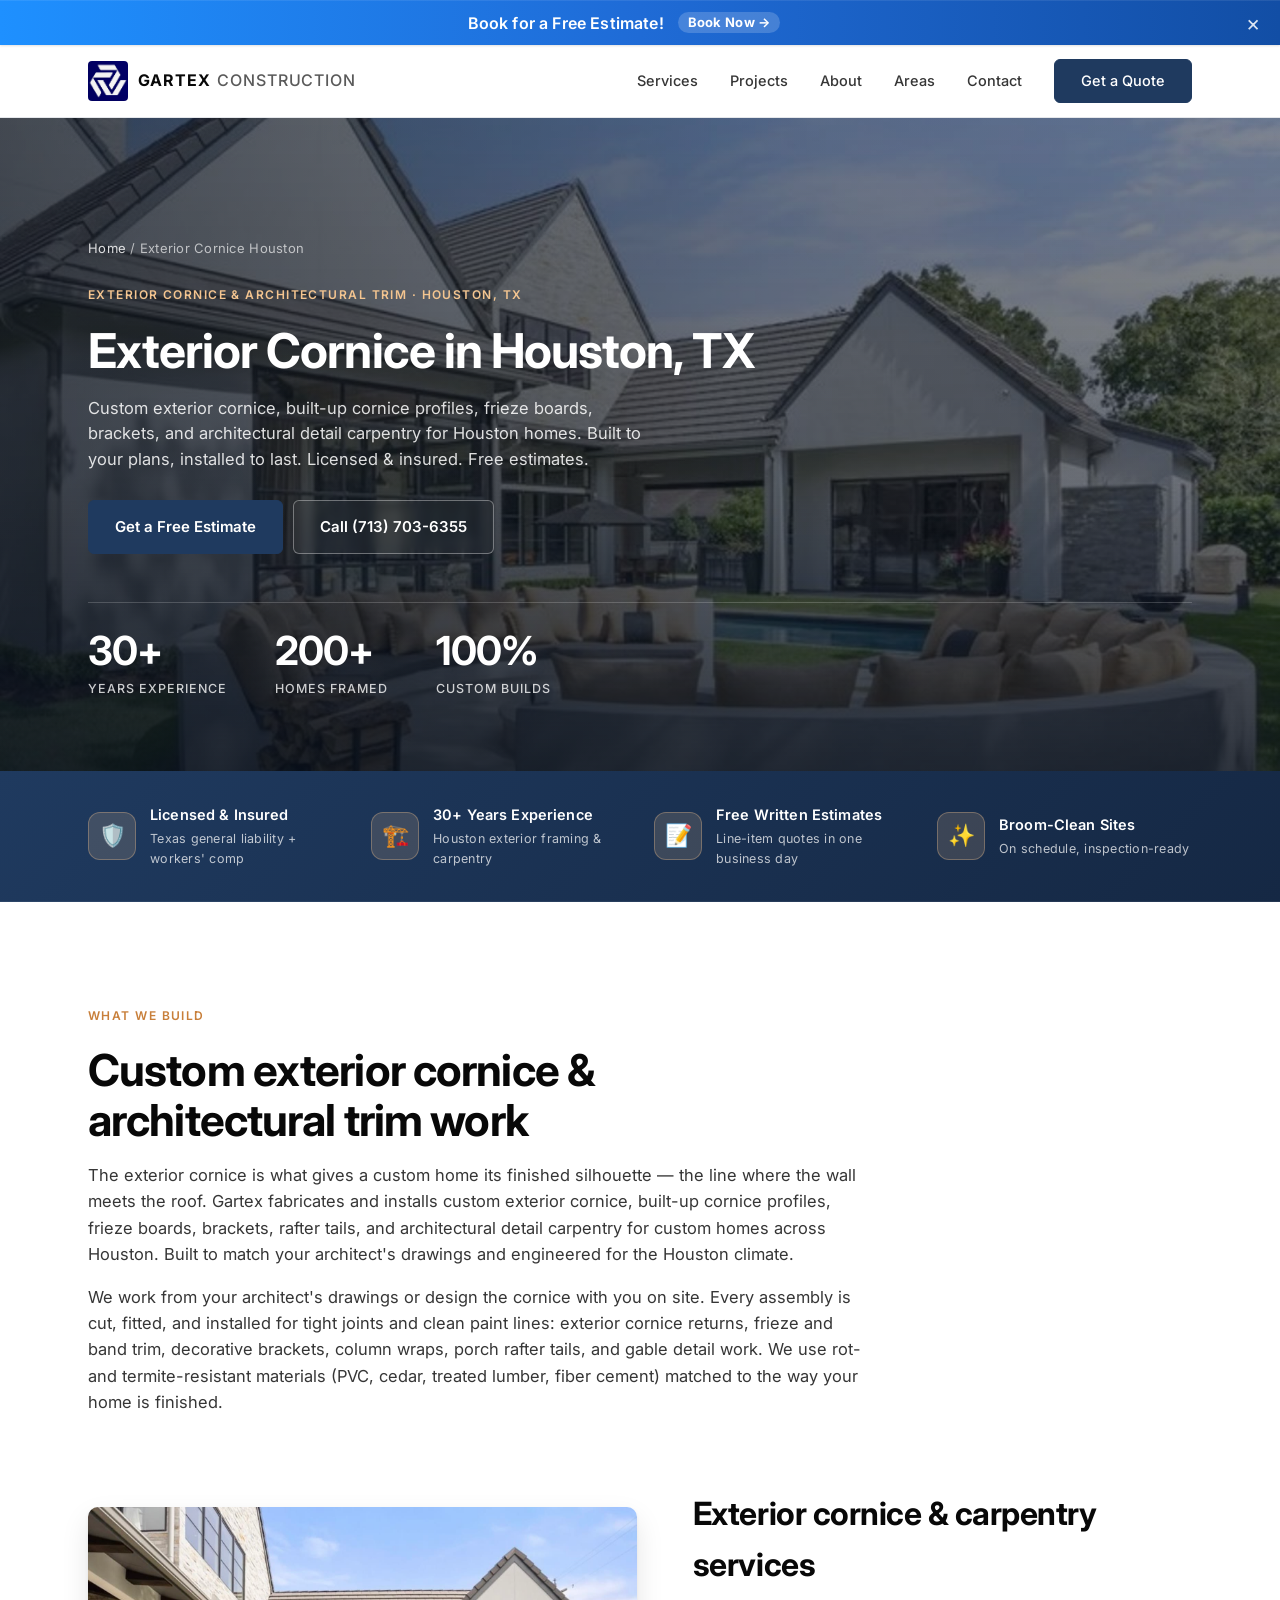
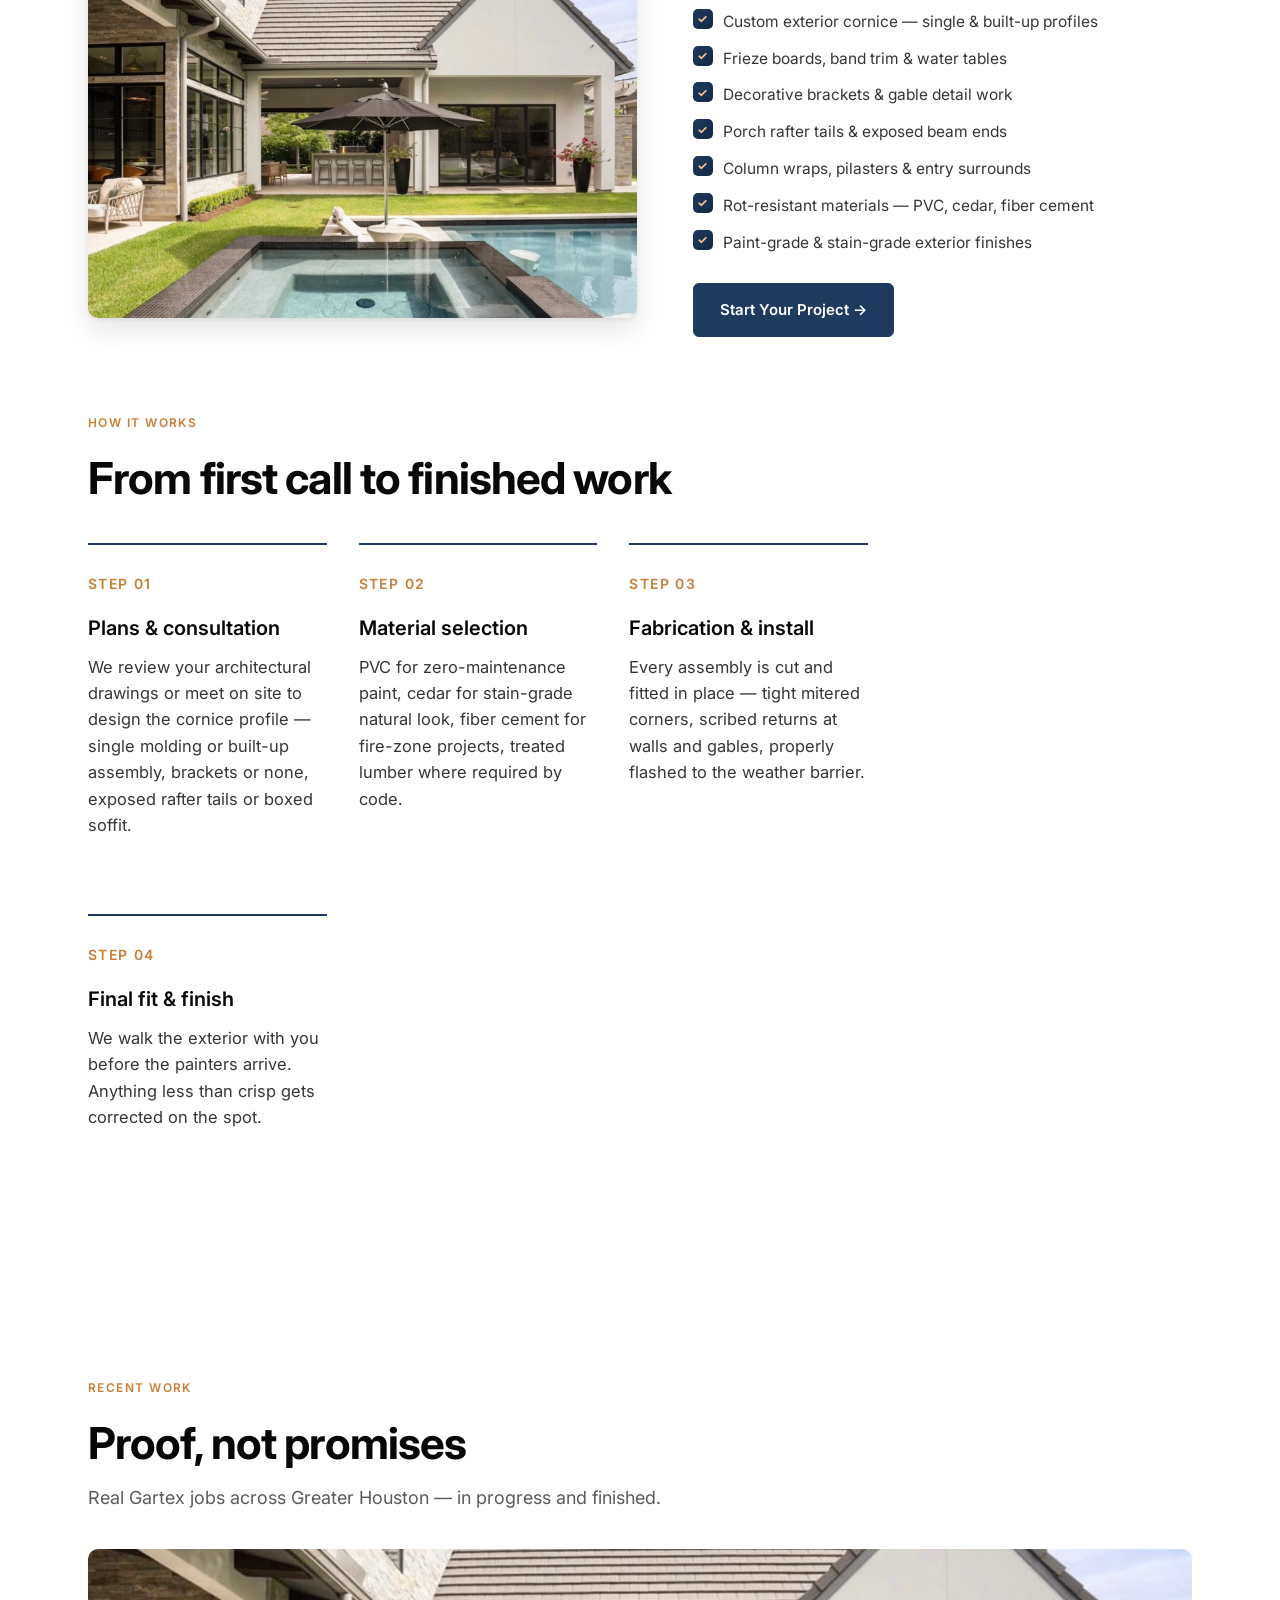
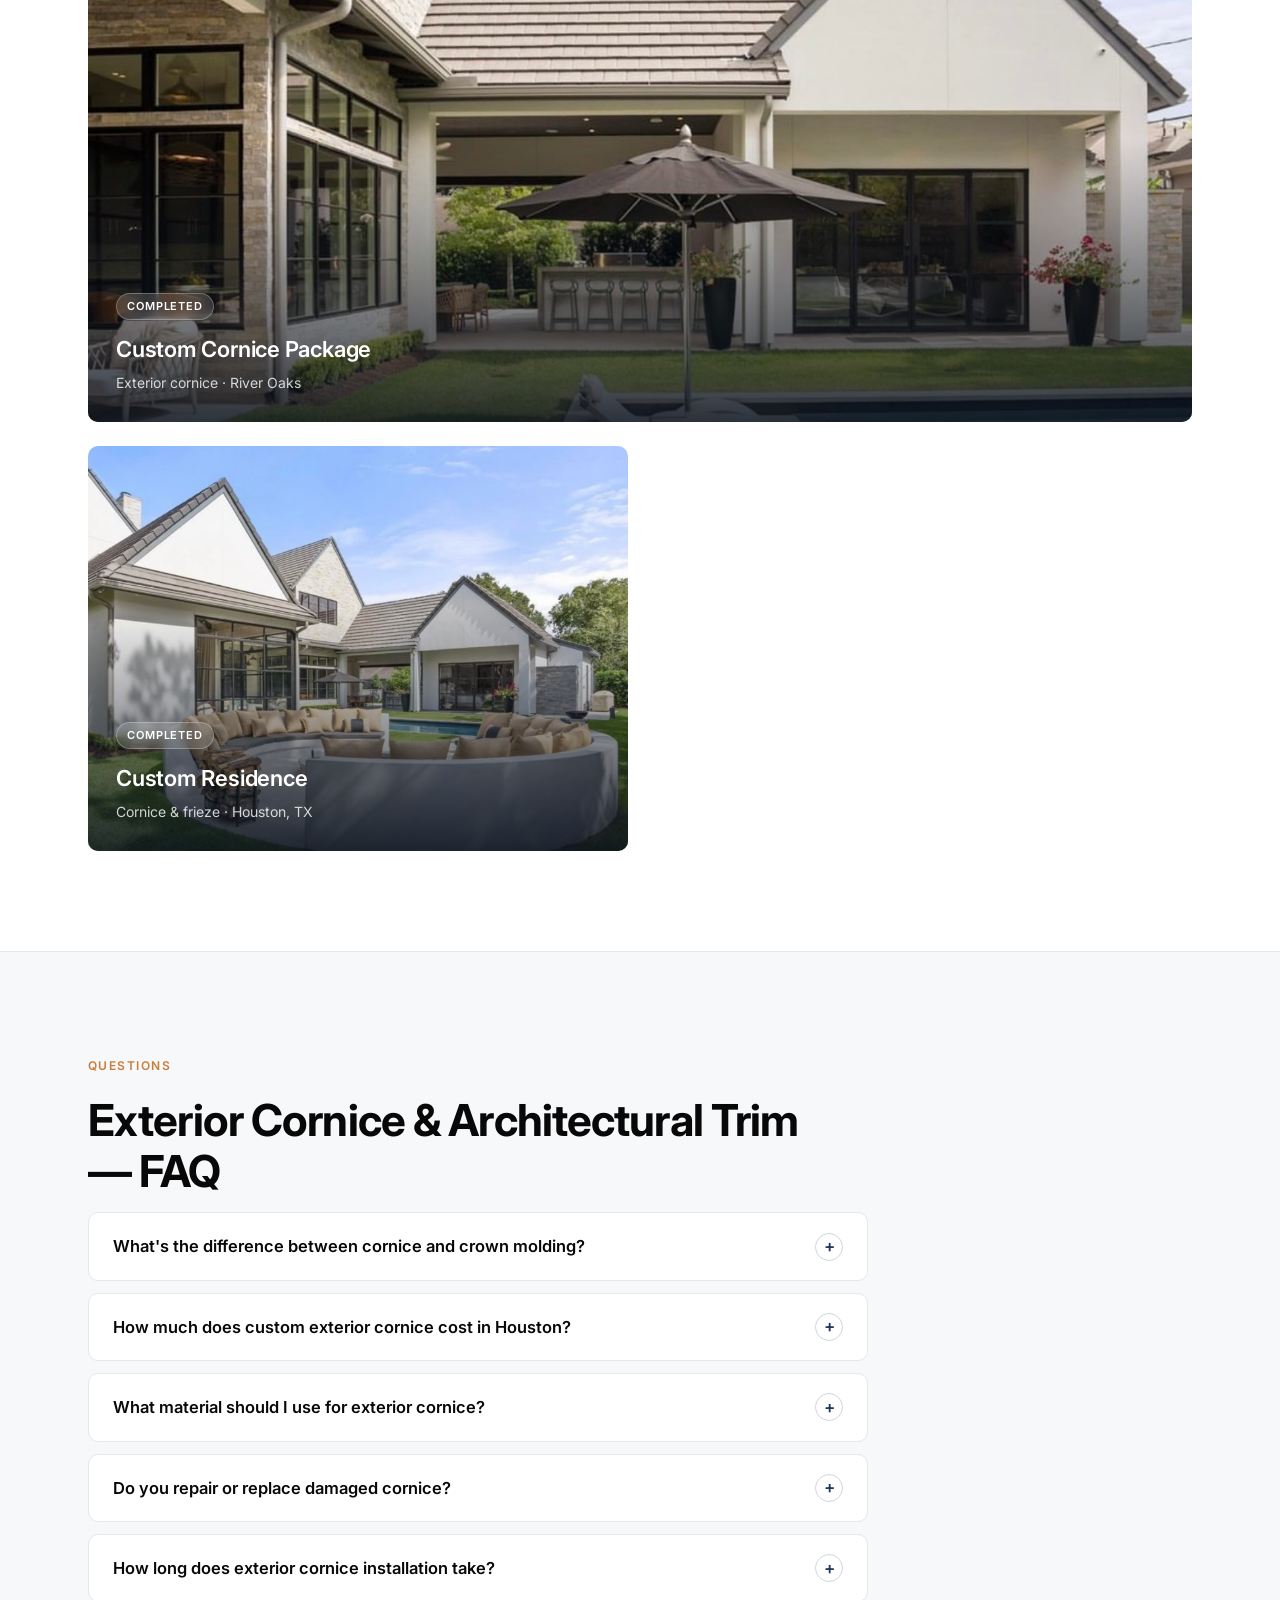
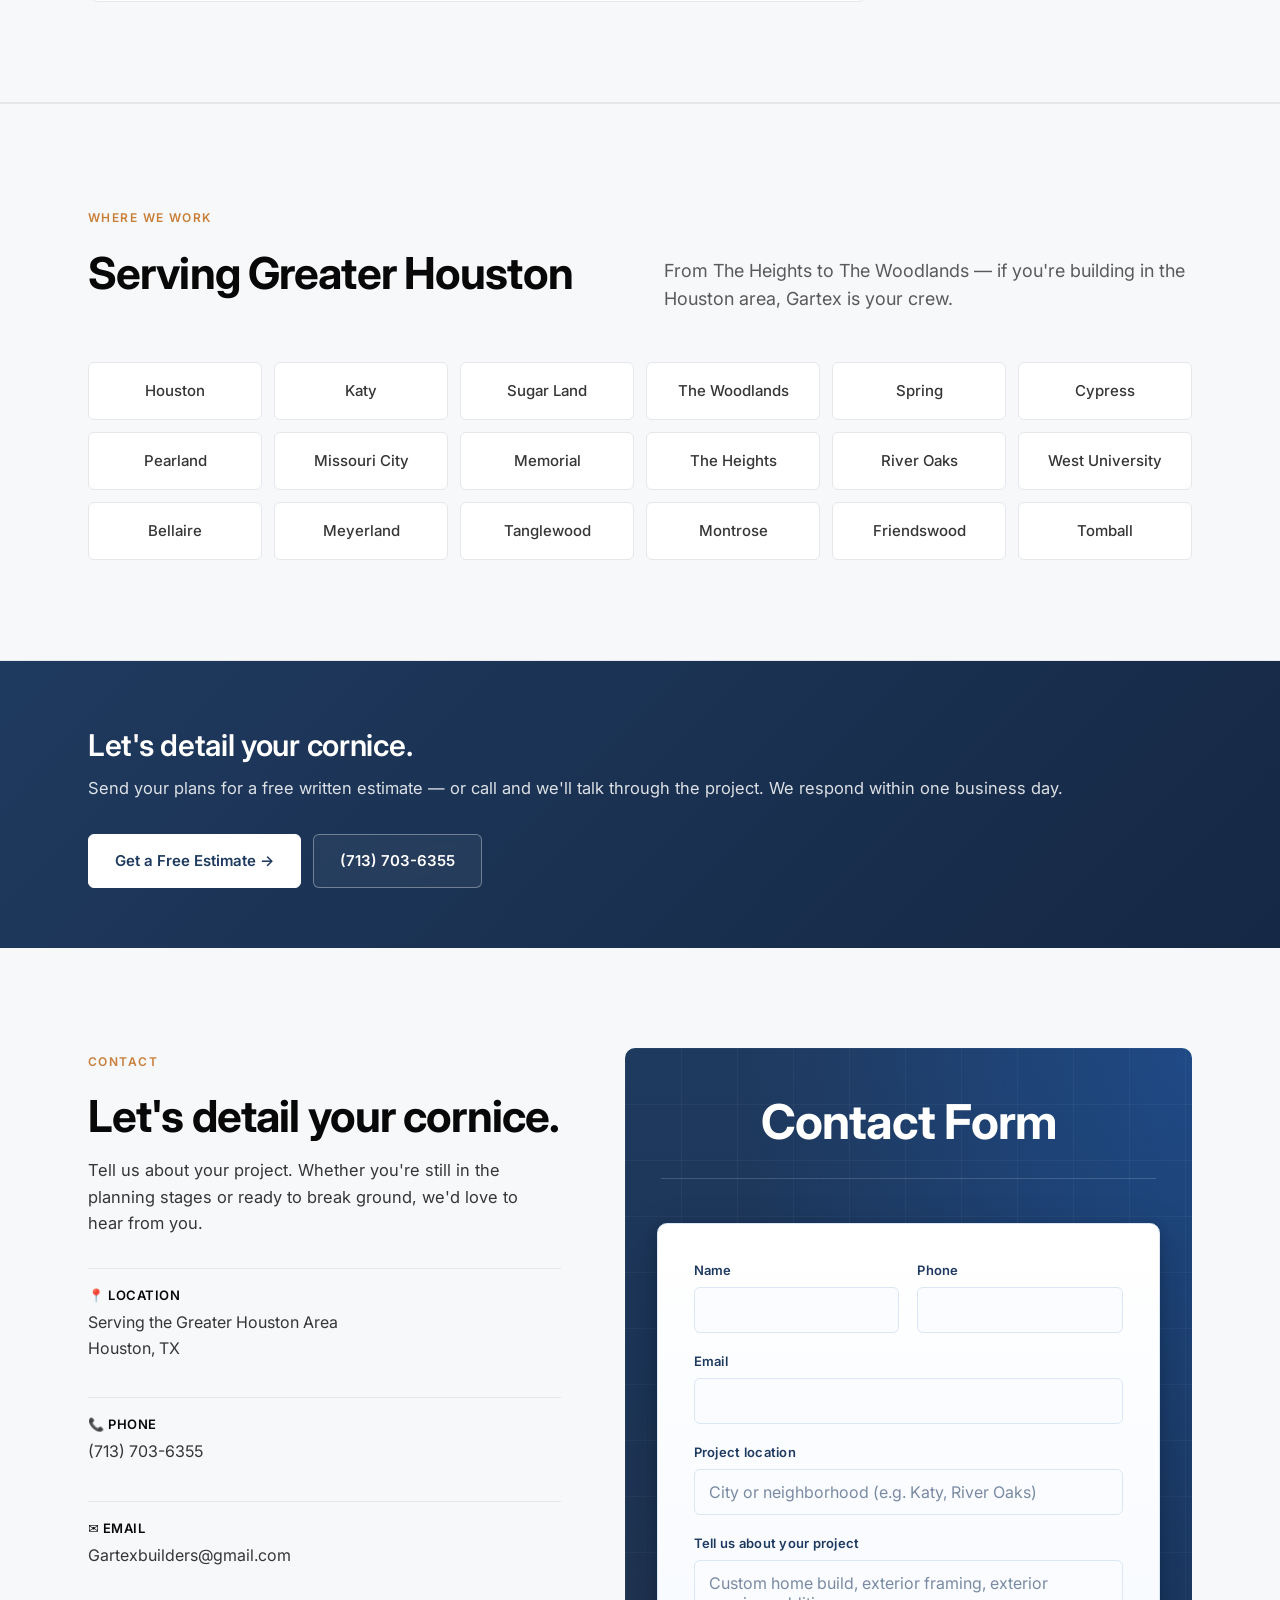
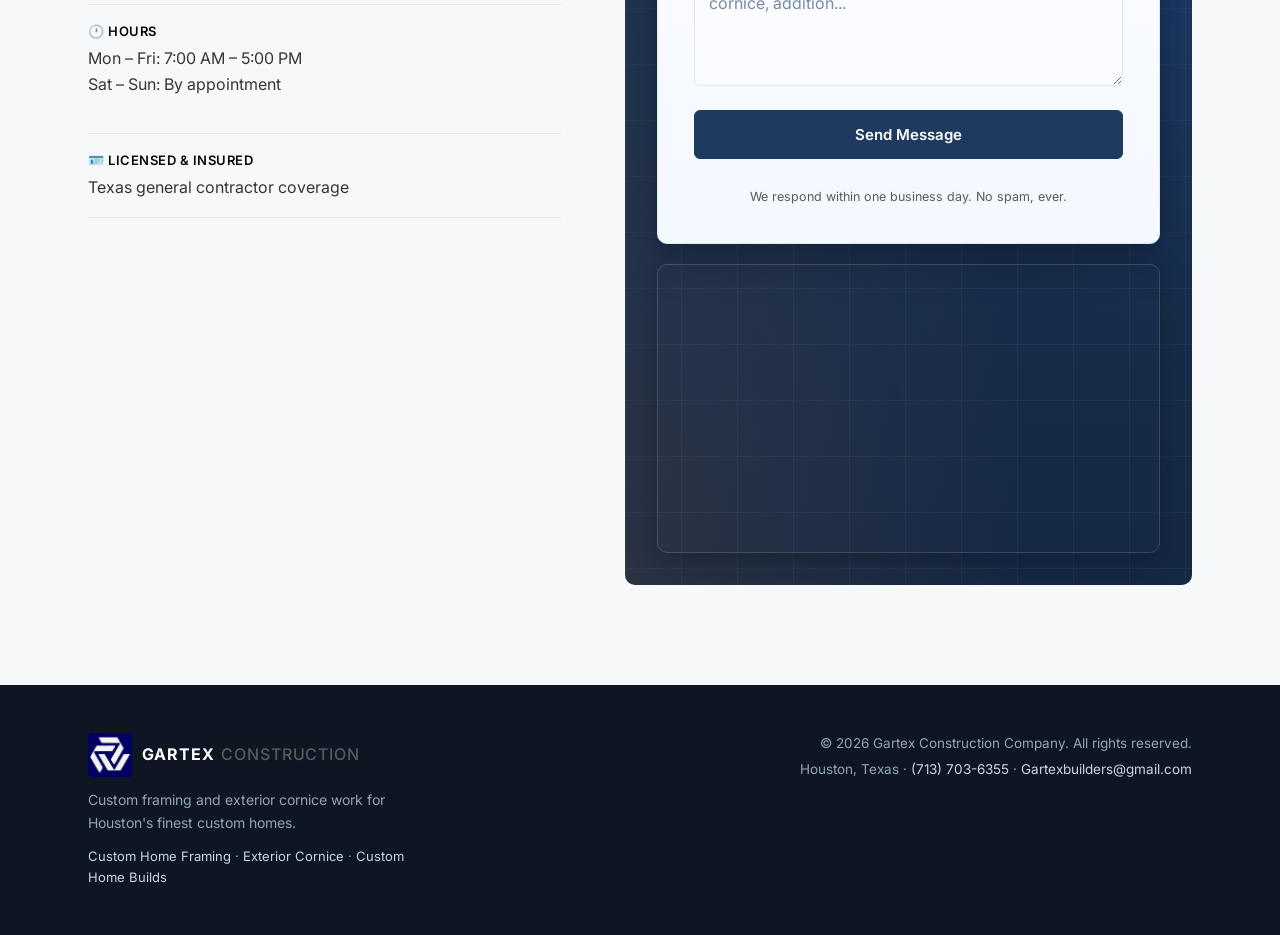
<file: cornice-houston/index.html>
<!DOCTYPE html>
<html lang="en">
<head>
  <meta charset="UTF-8">
  <meta name="viewport" content="width=device-width, initial-scale=1.0">
  <title>Exterior Cornice Houston TX · Free Estimate | Gartex Construction</title>
  <meta name="description" content="Houston's exterior cornice specialists. Custom cornice, built-up profiles, frieze boards &amp; brackets. 30+ years experience, licensed &amp; insured. Free written estimate in one business day.">

  <link rel="canonical" href="https://gartex-construction.com/cornice-houston/">
  <meta name="theme-color" content="#1f3a5f">
  <link rel="icon" type="image/x-icon" href="/favicon.ico">
  <link rel="icon" type="image/png" sizes="16x16" href="/assets/favicons/icon-16x16.png">
  <link rel="icon" type="image/png" sizes="32x32" href="/assets/favicons/icon-32x32.png">
  <link rel="icon" type="image/png" sizes="192x192" href="/assets/favicons/icon-192x192.png">
  <link rel="apple-touch-icon" sizes="180x180" href="/apple-touch-icon.png">
  <link rel="manifest" href="/site.webmanifest">
  <meta name="msapplication-TileColor" content="#1f3a5f">
  <meta name="msapplication-TileImage" content="/assets/favicons/icon-192x192.png">

  <meta property="og:type" content="website">
  <meta property="og:site_name" content="Gartex Construction Company">
  <meta property="og:url" content="https://gartex-construction.com/cornice-houston/">
  <meta property="og:title" content="Exterior Cornice Houston TX | Gartex Construction">
  <meta property="og:description" content="Custom exterior cornice, built-up profiles, frieze boards &amp; brackets for Houston homes. 30+ years experience — licensed, insured, free estimates.">
  <meta property="og:image" content="https://gartex-construction.com/assets/og-image.jpg">
  <meta property="og:image:width" content="1200">
  <meta property="og:image:height" content="630">
  <meta name="twitter:card" content="summary_large_image">
  <meta name="twitter:title" content="Exterior Cornice Houston TX | Gartex Construction">
  <meta name="twitter:description" content="Custom exterior cornice, built-up profiles, frieze boards &amp; brackets for Houston homes. 30+ years experience — licensed, insured, free estimates.">
  <meta name="twitter:image" content="https://gartex-construction.com/assets/og-image.jpg">

  <script type="application/ld+json">
{
  "@context": "https://schema.org",
  "@graph": [
    {
      "@type": "Service",
      "name": "Exterior Cornice & Architectural Trim",
      "serviceType": "Custom exterior cornice, built-up cornice profiles, frieze boards, brackets, and architectural detail carpentry",
      "url": "https://gartex-construction.com/cornice-houston/",
      "provider": {
        "@type": "GeneralContractor",
        "name": "Gartex Construction Company",
        "telephone": "+1-713-703-6355",
        "email": "Gartexbuilders@gmail.com",
        "url": "https://gartex-construction.com/",
        "priceRange": "$$",
        "address": {
          "@type": "PostalAddress",
          "addressLocality": "Houston",
          "addressRegion": "TX",
          "addressCountry": "US"
        }
      },
      "areaServed": [
        {
          "@type": "City",
          "name": "Houston, TX"
        },
        {
          "@type": "City",
          "name": "Katy, TX"
        },
        {
          "@type": "City",
          "name": "Sugar Land, TX"
        },
        {
          "@type": "City",
          "name": "The Woodlands, TX"
        },
        {
          "@type": "City",
          "name": "Spring, TX"
        },
        {
          "@type": "City",
          "name": "Cypress, TX"
        },
        {
          "@type": "City",
          "name": "Pearland, TX"
        },
        {
          "@type": "City",
          "name": "Missouri City, TX"
        },
        {
          "@type": "City",
          "name": "Memorial, TX"
        },
        {
          "@type": "City",
          "name": "The Heights, TX"
        },
        {
          "@type": "City",
          "name": "River Oaks, TX"
        },
        {
          "@type": "City",
          "name": "West University, TX"
        },
        {
          "@type": "City",
          "name": "Bellaire, TX"
        },
        {
          "@type": "City",
          "name": "Meyerland, TX"
        },
        {
          "@type": "City",
          "name": "Tanglewood, TX"
        },
        {
          "@type": "City",
          "name": "Montrose, TX"
        },
        {
          "@type": "City",
          "name": "Friendswood, TX"
        },
        {
          "@type": "City",
          "name": "Tomball, TX"
        }
      ],
      "aggregateRating": {
        "@type": "AggregateRating",
        "ratingValue": "5.0",
        "reviewCount": "47",
        "bestRating": "5",
        "worstRating": "1"
      }
    },
    {
      "@type": "BreadcrumbList",
      "itemListElement": [
        {
          "@type": "ListItem",
          "position": 1,
          "name": "Home",
          "item": "https://gartex-construction.com/"
        },
        {
          "@type": "ListItem",
          "position": 2,
          "name": "Exterior Cornice Houston",
          "item": "https://gartex-construction.com/cornice-houston/"
        }
      ]
    },
    {
      "@type": "FAQPage",
      "mainEntity": [
        {
          "@type": "Question",
          "name": "What's the difference between cornice and crown molding?",
          "acceptedAnswer": {
            "@type": "Answer",
            "text": "Crown molding is interior trim where the wall meets the ceiling. Cornice is the exterior architectural molding at the roofline — it can be a single profile or a built-up assembly with frieze, band, and brackets. Gartex specializes in exterior cornice and architectural trim; we don't do interior crown molding, interior trim work, or interior finishes."
          }
        },
        {
          "@type": "Question",
          "name": "How much does custom exterior cornice cost in Houston?",
          "acceptedAnswer": {
            "@type": "Answer",
            "text": "Cornice is priced per linear foot and depends on the profile complexity, material (PVC vs. cedar vs. fiber cement), wall height, and how much scaffolding or lift access the home needs. Send us your plans or invite us for an on-site measure — you'll get a written, line-item quote, typically within one business day."
          }
        },
        {
          "@type": "Question",
          "name": "What material should I use for exterior cornice?",
          "acceptedAnswer": {
            "@type": "Answer",
            "text": "PVC is the standard for zero-maintenance painted cornice — it doesn't rot, doesn't take termites, and holds paint well. Cedar is the choice when you want a stain-grade natural look. Fiber cement works on fire-zone builds and commercial-style exteriors. We'll recommend the right material for your home's exposure and finish."
          }
        },
        {
          "@type": "Question",
          "name": "Do you repair or replace damaged cornice?",
          "acceptedAnswer": {
            "@type": "Answer",
            "text": "Yes — we replace rotten or storm-damaged sections, rebuild failed built-up assemblies, and match the existing profile so the repair is invisible. Common in older Memorial, Tanglewood, and River Oaks homes."
          }
        },
        {
          "@type": "Question",
          "name": "How long does exterior cornice installation take?",
          "acceptedAnswer": {
            "@type": "Answer",
            "text": "A whole-house cornice package runs from a few days to a couple of weeks depending on linear footage, height, and detail. You get a schedule with your written estimate."
          }
        }
      ]
    }
  ]
}
  </script>

  <link rel="preconnect" href="https://fonts.googleapis.com">
  <link rel="preconnect" href="https://fonts.gstatic.com" crossorigin>
  <link href="https://fonts.googleapis.com/css2?family=Inter:wght@400;500;600;700;800&display=swap" rel="stylesheet">
  <link rel="stylesheet" href="/styles.css?v=formh2">
</head>
<body class="has-sticky-cta">

  <div class="promo-banner" id="promoBanner" role="region" aria-label="Free estimate offer">
    <a class="promo-banner-link" href="#contactForm" aria-label="Book a free estimate">
      <span class="promo-banner-text">Book for a Free Estimate!</span>
      <span class="promo-banner-cta" aria-hidden="true">Book Now →</span>
    </a>
    <button class="promo-banner-close" id="promoBannerClose" aria-label="Dismiss banner">×</button>
  </div>

  <header class="site-header">
    <div class="container nav">
      <a href="/" class="logo">
        <img src="/assets/logo/g-mark-v2.png" alt="Gartex Construction" class="logo-mark-img" width="40" height="40">
        <span class="logo-text">GARTEX<span class="logo-thin">CONSTRUCTION</span></span>
      </a>
      <nav class="nav-links" id="navLinks">
        <div class="nav-item has-dropdown">
          <a href="/#services" class="nav-drop-toggle" aria-haspopup="true" aria-expanded="false">Services</a>
          <div class="nav-dropdown">
            <a href="/framing-houston/">Custom Home Framing</a>
            <a href="/cornice-houston/">Exterior Cornice</a>
            <a href="/custom-home-builds-houston/">Custom Home Builds</a>
          </div>
        </div>
        <a href="/#projects">Projects</a>
        <a href="/#about">About</a>
        <a href="/#service-areas">Areas</a>
        <a href="/#contact">Contact</a>
        <a href="#contactForm" class="btn btn-primary mobile-cta">Get a Quote</a>
      </nav>
      <button class="mobile-toggle" id="mobileToggle" aria-label="Open menu" aria-expanded="false" aria-controls="navLinks">
        <span></span><span></span><span></span>
      </button>
    </div>
  </header>

  <section class="subhero">
    <img class="subhero-bg" src="/assets/projects/home-2.jpg" alt="Completed custom home with exterior cornice detail in Houston" fetchpriority="high">
    <div class="subhero-overlay"></div>
    <div class="container subhero-content">
      <nav class="crumbs" aria-label="Breadcrumb">
        <a href="/">Home</a> <span aria-hidden="true">/</span> Exterior Cornice Houston
      </nav>
      <span class="eyebrow eyebrow-light">Exterior Cornice &amp; Architectural Trim · Houston, TX</span>
      <h1 class="subhero-title">Exterior Cornice in Houston, TX</h1>
      <p class="subhero-sub">Custom exterior cornice, built-up cornice profiles, frieze boards, brackets, and architectural detail carpentry for Houston homes. Built to your plans, installed to last. Licensed &amp; insured. Free estimates.</p>
      <div class="hero-ctas">
        <a href="#contactForm" class="btn btn-primary btn-light">Get a Free Estimate</a>
        <a href="tel:+17137036355" class="btn btn-ghost">Call (713) 703-6355</a>
      </div>
      <div class="hero-stats">
          <div class="stat"><strong>30+</strong><span>Years experience</span></div>
          <div class="stat"><strong>200+</strong><span>Homes framed</span></div>
          <div class="stat"><strong>100%</strong><span>Custom builds</span></div>
      </div>
    </div>
  </section>

  <section class="trust-strip">
    <div class="container trust-grid">
        <div class="trust-item reveal">
          <div class="t-icon" aria-hidden="true">🛡️</div>
          <div><strong>Licensed &amp; Insured</strong><span>Texas general liability + workers' comp</span></div>
        </div>
        <div class="trust-item reveal">
          <div class="t-icon" aria-hidden="true">🏗️</div>
          <div><strong>30+ Years Experience</strong><span>Houston exterior framing &amp; carpentry</span></div>
        </div>
        <div class="trust-item reveal">
          <div class="t-icon" aria-hidden="true">📝</div>
          <div><strong>Free Written Estimates</strong><span>Line-item quotes in one business day</span></div>
        </div>
        <div class="trust-item reveal">
          <div class="t-icon" aria-hidden="true">✨</div>
          <div><strong>Broom-Clean Sites</strong><span>On schedule, inspection-ready</span></div>
        </div>
    </div>
  </section>

  <section class="section">
    <div class="container">
      <div class="content-narrow reveal">
        <span class="eyebrow">What we build</span>
        <h2 class="section-title">Custom exterior cornice &amp; architectural trim work</h2>
        <p>The exterior cornice is what gives a custom home its finished silhouette — the line where the wall meets the roof. Gartex fabricates and installs custom exterior cornice, built-up cornice profiles, frieze boards, brackets, rafter tails, and architectural detail carpentry for custom homes across Houston. Built to match your architect's drawings and engineered for the Houston climate.</p>
        <p>We work from your architect's drawings or design the cornice with you on site. Every assembly is cut, fitted, and installed for tight joints and clean paint lines: exterior cornice returns, frieze and band trim, decorative brackets, column wraps, porch rafter tails, and gable detail work. We use rot- and termite-resistant materials (PVC, cedar, treated lumber, fiber cement) matched to the way your home is finished.</p>
      </div>

      <div class="split-media reveal">
        <figure class="split-figure">
          <img src="/assets/projects/home-1.jpg" alt="Exterior of a finished custom home with cornice and architectural trim" loading="lazy">
        </figure>
        <div>
          <h3 class="split-title">Exterior cornice &amp; carpentry services</h3>
          <ul class="checklist">
            <li>Custom exterior cornice — single &amp; built-up profiles</li>
            <li>Frieze boards, band trim &amp; water tables</li>
            <li>Decorative brackets &amp; gable detail work</li>
            <li>Porch rafter tails &amp; exposed beam ends</li>
            <li>Column wraps, pilasters &amp; entry surrounds</li>
            <li>Rot-resistant materials — PVC, cedar, fiber cement</li>
            <li>Paint-grade &amp; stain-grade exterior finishes</li>
          </ul>
          <a href="#contactForm" class="btn btn-primary">Start Your Project →</a>
        </div>
      </div>

      <div class="content-narrow process-block">
        <span class="eyebrow">How it works</span>
        <h2 class="section-title">From first call to finished work</h2>
        <div class="process-grid">
          <div class="process-step reveal">
            <div class="step-num">STEP 01</div>
            <h3>Plans &amp; consultation</h3>
            <p>We review your architectural drawings or meet on site to design the cornice profile — single molding or built-up assembly, brackets or none, exposed rafter tails or boxed soffit.</p>
          </div>
          <div class="process-step reveal">
            <div class="step-num">STEP 02</div>
            <h3>Material selection</h3>
            <p>PVC for zero-maintenance paint, cedar for stain-grade natural look, fiber cement for fire-zone projects, treated lumber where required by code.</p>
          </div>
          <div class="process-step reveal">
            <div class="step-num">STEP 03</div>
            <h3>Fabrication &amp; install</h3>
            <p>Every assembly is cut and fitted in place — tight mitered corners, scribed returns at walls and gables, properly flashed to the weather barrier.</p>
          </div>
          <div class="process-step reveal">
            <div class="step-num">STEP 04</div>
            <h3>Final fit &amp; finish</h3>
            <p>We walk the exterior with you before the painters arrive. Anything less than crisp gets corrected on the spot.</p>
          </div>
        </div>
      </div>
    </div>
  </section>

  <section class="section projects">
    <div class="container">
      <span class="eyebrow">Recent work</span>
      <h2 class="section-title">Proof, not promises</h2>
      <p class="section-sub">Real Gartex jobs across Greater Houston — in progress and finished.</p>
      <div class="projects-grid">
        <figure class="project-card project-card-large reveal">
          <img src="/assets/projects/home-1.jpg" alt="Exterior of a finished custom home with cornice and architectural trim" loading="lazy">
          <figcaption>
            <span class="tag">Completed</span>
            <h3>Custom Cornice Package</h3>
            <p>Exterior cornice · River Oaks</p>
          </figcaption>
        </figure>
        <figure class="project-card reveal">
          <img src="/assets/projects/home-2.jpg" alt="Custom home exterior at dusk with cornice detail" loading="lazy">
          <figcaption>
            <span class="tag">Completed</span>
            <h3>Custom Residence</h3>
            <p>Cornice &amp; frieze · Houston, TX</p>
          </figcaption>
        </figure>
      </div>
    </div>
  </section>

  <section class="section faq-section">
    <div class="container">
      <div class="content-narrow">
        <span class="eyebrow">Questions</span>
        <h2 class="section-title">Exterior Cornice & Architectural Trim — FAQ</h2>
        <div class="faq">
          <details class="reveal">
            <summary>What's the difference between cornice and crown molding?</summary>
            <p>Crown molding is interior trim where the wall meets the ceiling. Cornice is the exterior architectural molding at the roofline — it can be a single profile or a built-up assembly with frieze, band, and brackets. Gartex specializes in exterior cornice and architectural trim; we don't do interior crown molding, interior trim work, or interior finishes.</p>
          </details>
          <details class="reveal">
            <summary>How much does custom exterior cornice cost in Houston?</summary>
            <p>Cornice is priced per linear foot and depends on the profile complexity, material (PVC vs. cedar vs. fiber cement), wall height, and how much scaffolding or lift access the home needs. Send us your plans or invite us for an on-site measure — you'll get a written, line-item quote, typically within one business day.</p>
          </details>
          <details class="reveal">
            <summary>What material should I use for exterior cornice?</summary>
            <p>PVC is the standard for zero-maintenance painted cornice — it doesn't rot, doesn't take termites, and holds paint well. Cedar is the choice when you want a stain-grade natural look. Fiber cement works on fire-zone builds and commercial-style exteriors. We'll recommend the right material for your home's exposure and finish.</p>
          </details>
          <details class="reveal">
            <summary>Do you repair or replace damaged cornice?</summary>
            <p>Yes — we replace rotten or storm-damaged sections, rebuild failed built-up assemblies, and match the existing profile so the repair is invisible. Common in older Memorial, Tanglewood, and River Oaks homes.</p>
          </details>
          <details class="reveal">
            <summary>How long does exterior cornice installation take?</summary>
            <p>A whole-house cornice package runs from a few days to a couple of weeks depending on linear footage, height, and detail. You get a schedule with your written estimate.</p>
          </details>
        </div>
      </div>
    </div>
  </section>

  <section class="section service-areas">
    <div class="container">
      <div class="areas-header">
        <div>
          <span class="eyebrow">Where we work</span>
          <h2 class="section-title">Serving Greater Houston</h2>
        </div>
        <p class="section-sub areas-sub">From The Heights to The Woodlands — if you're building in the Houston area, Gartex is your crew.</p>
      </div>
      <ul class="areas-grid">
        <li>Houston</li><li>Katy</li><li>Sugar Land</li><li>The Woodlands</li><li>Spring</li><li>Cypress</li>
        <li>Pearland</li><li>Missouri City</li><li>Memorial</li><li>The Heights</li><li>River Oaks</li><li>West University</li>
        <li>Bellaire</li><li>Meyerland</li><li>Tanglewood</li><li>Montrose</li><li>Friendswood</li><li>Tomball</li>
      </ul>
    </div>
  </section>

  <section class="cta-band">
    <div class="container cta-inner">
      <div>
        <h2>Let's detail your cornice.</h2>
        <p>Send your plans for a free written estimate — or call and we'll talk through the project. We respond within one business day.</p>
      </div>
      <div class="cta-actions">
        <a href="#contactForm" class="btn btn-white">Get a Free Estimate →</a>
        <a href="tel:+17137036355" class="btn btn-ghost">(713) 703-6355</a>
      </div>
    </div>
  </section>

  <section class="section contact" id="contact">
    <div class="container contact-grid">
      <div class="contact-info">
        <span class="eyebrow">Contact</span>
        <h2 class="section-title">Let's detail your cornice.</h2>
        <p>Tell us about your project. Whether you're still in the planning stages or ready to break ground, we'd love to hear from you.</p>
        <div class="contact-list">
          <div class="contact-item">
            <strong>📍 Location</strong>
            <span>Serving the Greater Houston Area<br>Houston, TX</span>
          </div>
          <div class="contact-item">
            <strong>📞 Phone</strong>
            <span><a href="tel:+17137036355">(713) 703-6355</a></span>
          </div>
          <div class="contact-item">
            <strong>✉ Email</strong>
            <span><a href="mailto:Gartexbuilders@gmail.com">Gartexbuilders@gmail.com</a></span>
          </div>
          <div class="contact-item">
            <strong>🕐 Hours</strong>
            <span>Mon – Fri: 7:00 AM – 5:00 PM<br>Sat – Sun: By appointment</span>
          </div>
          <div class="contact-item">
            <strong>🪪 Licensed &amp; Insured</strong>
            <span>Texas general contractor coverage</span>
          </div>
        </div>
      </div>
      <div class="contact-right">
        <h2 class="form-heading">Contact Form</h2>
        <form class="contact-form" id="contactForm" novalidate>
          <div class="hp" aria-hidden="true">
            <label for="website">Leave this field empty</label>
            <input type="text" id="website" name="website" tabindex="-1" autocomplete="off">
          </div>
          <div class="form-row">
            <div class="form-field">
              <label for="name">Name</label>
              <input type="text" id="name" name="name" required autocomplete="name">
            </div>
            <div class="form-field">
              <label for="phone">Phone</label>
              <input type="tel" id="phone" name="phone" autocomplete="tel">
            </div>
          </div>
          <div class="form-field">
            <label for="email">Email</label>
            <input type="email" id="email" name="email" required autocomplete="email">
          </div>
          <div class="form-field">
            <label for="location">Project location</label>
            <input type="text" id="location" name="location" placeholder="City or neighborhood (e.g. Katy, River Oaks)">
          </div>
          <div class="form-field">
            <label for="project">Tell us about your project</label>
            <textarea id="project" name="project" rows="5" placeholder="Custom home build, exterior framing, exterior cornice, addition..."></textarea>
          </div>
          <button type="submit" class="btn btn-primary btn-full" id="contactSubmit">Send Message</button>
          <p class="form-note" id="formStatus">We respond within one business day. No spam, ever.</p>
          <input type="hidden" id="listing_id" name="listing_id" value="">
          <input type="hidden" id="listing_url" name="listing_url" value="">
          <input type="hidden" id="listing_title" name="listing_title" value="">
          <input type="hidden" id="listing_source" name="listing_source" value="">
          <input type="hidden" id="service" name="service" value="Custom Cornice">
          <input type="hidden" id="budget" name="budget" value="">
          <input type="hidden" id="zip" name="zip" value="">

        </form>
        <div class="map-card">
          <iframe src="https://www.google.com/maps?q=Houston%2C%20TX&amp;z=10&amp;output=embed"
            width="100%" height="280" style="border:0;border-radius:10px;"
            allowfullscreen="" loading="lazy" referrerpolicy="no-referrer-when-downgrade"
            title="Gartex Construction Service Area — Houston, TX"></iframe>
        </div>
      </div>
    </div>
  </section>

  <footer class="site-footer">
    <div class="container footer-inner">
      <div class="footer-brand">
        <span class="logo">
          <img src="/assets/logo/g-mark-v2.png" alt="Gartex Construction" class="logo-mark-img" width="40" height="40">
          <span class="logo-text">GARTEX<span class="logo-thin">CONSTRUCTION</span></span>
        </span>
        <p>Custom framing and exterior cornice work for Houston's finest custom homes.</p>
        <p class="footer-services">
          <a href="/framing-houston/">Custom Home Framing</a> ·
          <a href="/cornice-houston/">Exterior Cornice</a> ·
          <a href="/custom-home-builds-houston/">Custom Home Builds</a>
        </p>
      </div>
      <div class="footer-meta">
        <p>© <span id="year"></span> Gartex Construction Company. All rights reserved.</p>
        <p>Houston, Texas · <a href="tel:+17137036355">(713) 703-6355</a> · <a href="mailto:Gartexbuilders@gmail.com">Gartexbuilders@gmail.com</a></p>
      </div>
    </div>
  </footer>

  <a href="#contactForm" class="sticky-cta">Get a Free Estimate →</a>

  <script>
    document.getElementById('year').textContent = new Date().getFullYear();

    (() => {
      const banner = document.getElementById('promoBanner');
      const close = document.getElementById('promoBannerClose');
      if (!banner || !close) return;
      try {
        if (sessionStorage.getItem('promo-banner-dismissed') === '1') {
          banner.classList.add('is-hidden');
          return;
        }
      } catch (_) {}
      close.addEventListener('click', (e) => {
        e.preventDefault();
        e.stopPropagation();
        banner.classList.add('is-hidden');
        try { sessionStorage.setItem('promo-banner-dismissed', '1'); } catch (_) {}
      });
    })();

    (() => {
      const toggle = document.getElementById('mobileToggle');
      const nav = document.getElementById('navLinks');
      if (!toggle || !nav) return;
      const isOpen = () => nav.classList.contains('open');
      const setOpen = (open) => {
        nav.classList.toggle('open', open);
        toggle.classList.toggle('is-open', open);
        toggle.setAttribute('aria-expanded', String(open));
        toggle.setAttribute('aria-label', open ? 'Close menu' : 'Open menu');
        document.body.style.overflow = open ? 'hidden' : '';
      };
      toggle.addEventListener('click', () => setOpen(!isOpen()));
      nav.querySelectorAll('a').forEach(a => {
        if (a.classList.contains('nav-drop-toggle')) return;
        a.addEventListener('click', () => { if (isOpen()) setOpen(false); });
      });
      document.addEventListener('keydown', e => {
        if (e.key === 'Escape' && isOpen()) { setOpen(false); toggle.focus(); }
      });
      document.addEventListener('click', e => {
        if (!isOpen()) return;
        if (nav.contains(e.target) || toggle.contains(e.target)) return;
        setOpen(false);
      });
      window.addEventListener('resize', () => {
        if (window.innerWidth > 900 && isOpen()) setOpen(false);
      });
    })();

    (() => {
      const t = document.querySelector('.nav-drop-toggle');
      if (!t) return;
      t.addEventListener('click', (e) => {
        if (window.innerWidth <= 900) {
          e.preventDefault();
          const item = t.parentElement;
          const open = item.classList.toggle('open');
          t.setAttribute('aria-expanded', String(open));
        }
      });
    })();

    document.querySelectorAll('a[href^="#"]').forEach(a => {
      a.addEventListener('click', e => {
        const href = a.getAttribute('href');
        if (href.length > 1) {
          const t = document.querySelector(href);
          if (t) {
            e.preventDefault();
            t.scrollIntoView({ behavior: 'smooth', block: 'start' });
            if (href === '#contactForm') {
              setTimeout(() => {
                const firstInput = t.querySelector('input, textarea');
                if (firstInput) firstInput.focus({ preventScroll: true });
              }, 600);
            }
          }
        }
      });
    });

    const form = document.getElementById('contactForm');
    const formStatus = document.getElementById('formStatus');
    const submitBtn = document.getElementById('contactSubmit');
    form?.addEventListener('submit', async e => {
      e.preventDefault();
      formStatus.classList.remove('is-success', 'is-error');
      const data = Object.fromEntries(new FormData(form).entries());
      if (!data.name || data.name.trim().length < 2) {
        formStatus.textContent = 'Please enter your name.';
        formStatus.classList.add('is-error');
        return;
      }
      if (!data.email || !/^[^\s@]+@[^\s@]+\.[^\s@]+$/.test(data.email)) {
        formStatus.textContent = 'Please enter a valid email so we can reply.';
        formStatus.classList.add('is-error');
        return;
      }
      if (!data.project || data.project.trim().length < 4) {
        formStatus.textContent = 'Tell us a bit about your project (at least a few words).';
        formStatus.classList.add('is-error');
        return;
      }
      submitBtn.disabled = true;
      const originalText = submitBtn.textContent;
      submitBtn.textContent = 'Sending…';
      formStatus.textContent = '';
      try {
        const res = await fetch('/api/lead', {
          method: 'POST',
          headers: { 'content-type': 'application/json' },
          body: JSON.stringify(data),
        });
        const body = await res.json().catch(() => ({}));
        if (res.ok && body.ok) {
          formStatus.textContent = '✓ Thanks! We received your message and will reply within one business day.';
          formStatus.classList.add('is-success');
          form.reset();
        } else {
          formStatus.textContent = body.error || `Something went wrong (HTTP ${res.status}). Please call (713) 703-6355.`;
          formStatus.classList.add('is-error');
        }
      } catch (err) {
        formStatus.textContent = 'Network error. Please try again or call (713) 703-6355.';
        formStatus.classList.add('is-error');
      } finally {
        submitBtn.disabled = false;
        submitBtn.textContent = originalText;
      }
    });

    (() => {
      const els = document.querySelectorAll('.reveal');
      if (!('IntersectionObserver' in window)) {
        els.forEach(el => el.classList.add('in'));
        return;
      }
      const io = new IntersectionObserver((entries) => {
        entries.forEach(en => {
          if (en.isIntersecting) { en.target.classList.add('in'); io.unobserve(en.target); }
        });
      }, { threshold: 0.12 });
      els.forEach(el => io.observe(el));
    })();
  
    // ── Listing attribution ────────────────────────────────────────────
    // A Marketplace visitor may arrive with ?listing_id=&listing_url=&listing_title=
    // &listing_source=&service=&zip=. Capture them so the inquiry is
    // attributable and lands in the right trade pool.
    (() => {
      const q = new URLSearchParams(location.search);
      const setVal = (id, v) => {
        const el = document.getElementById(id);
        if (el && v !== null && v !== undefined && v !== '') el.value = v;
      };
      setVal('listing_id',   q.get('listing_id')   || q.get('listing'));
      setVal('listing_url',  q.get('listing_url'));
      setVal('listing_title',q.get('listing_title'));
      setVal('listing_source',q.get('listing_source') || q.get('source'));
      setVal('zip',          q.get('zip'));
      setVal('budget',       q.get('budget'));
      const svc = q.get('service');
      if (svc) setVal('service', svc);
    })();
</script>
</body>
</html>
</file>
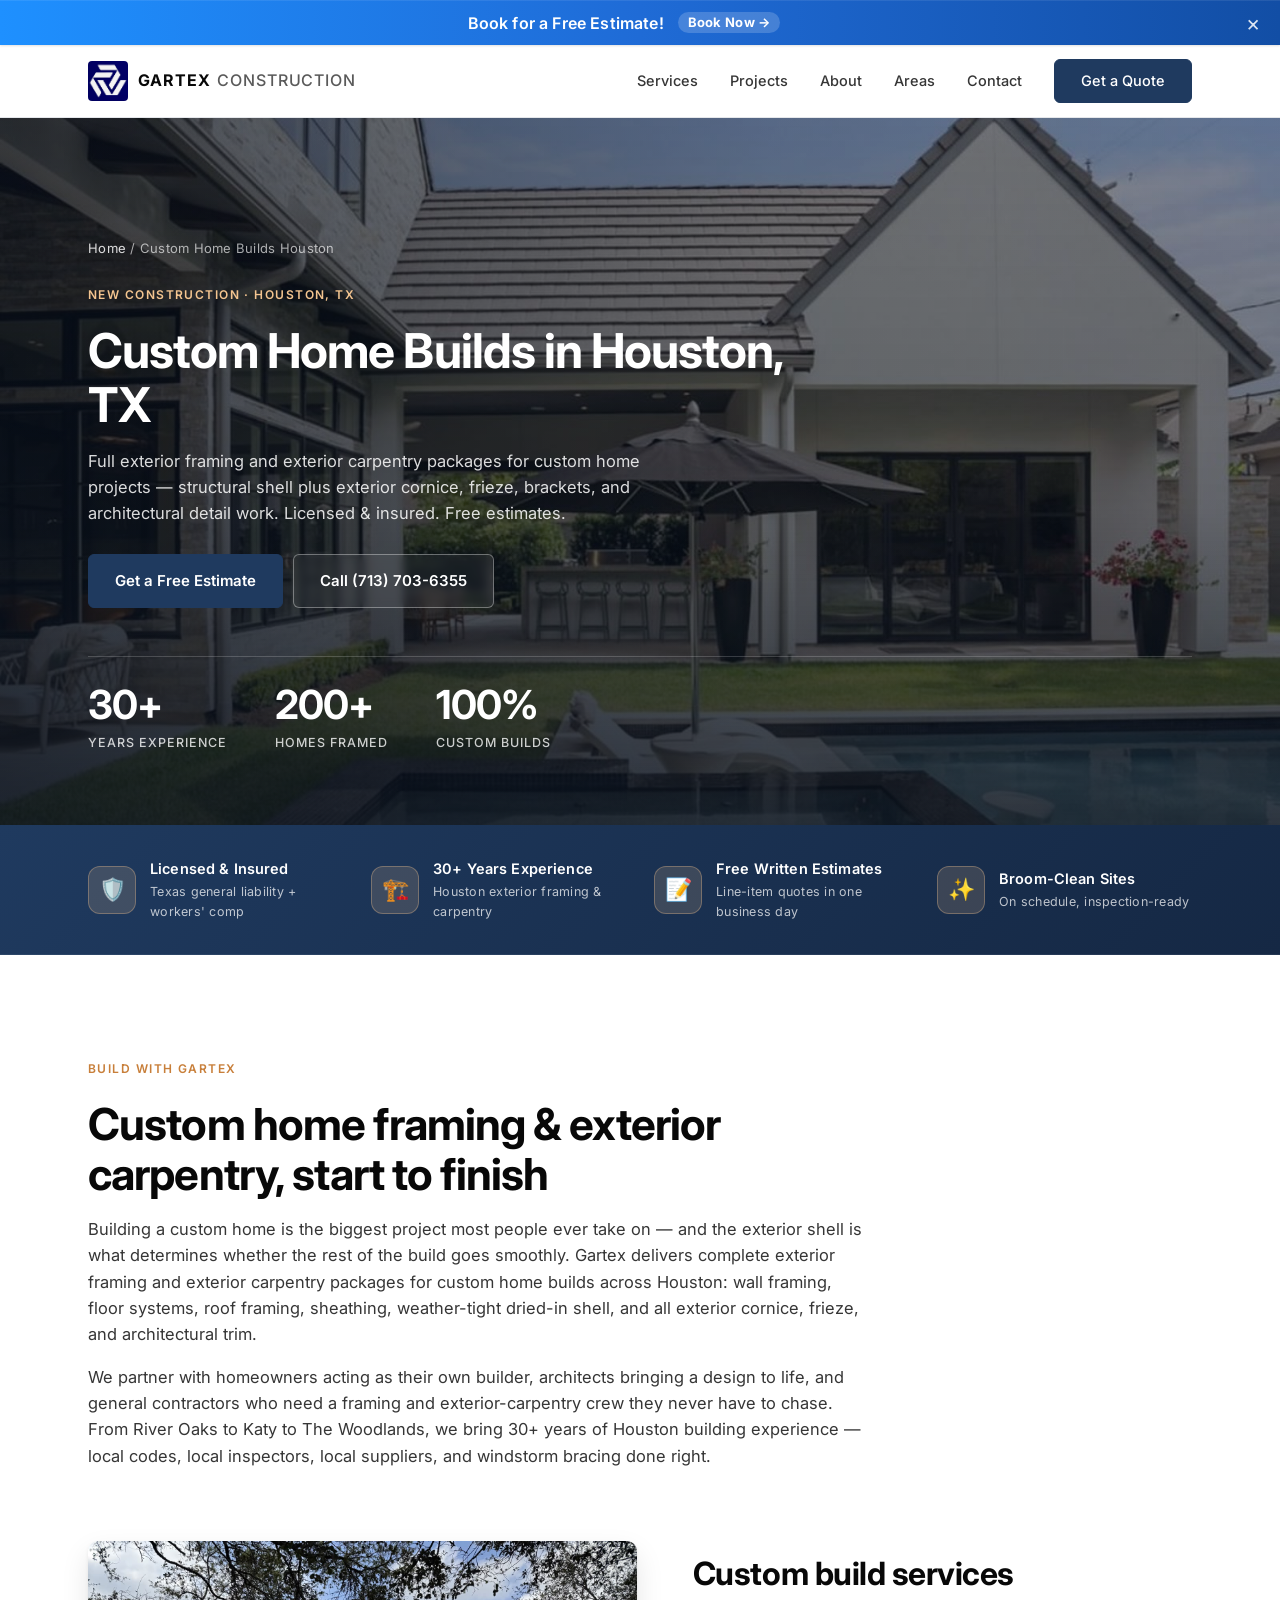
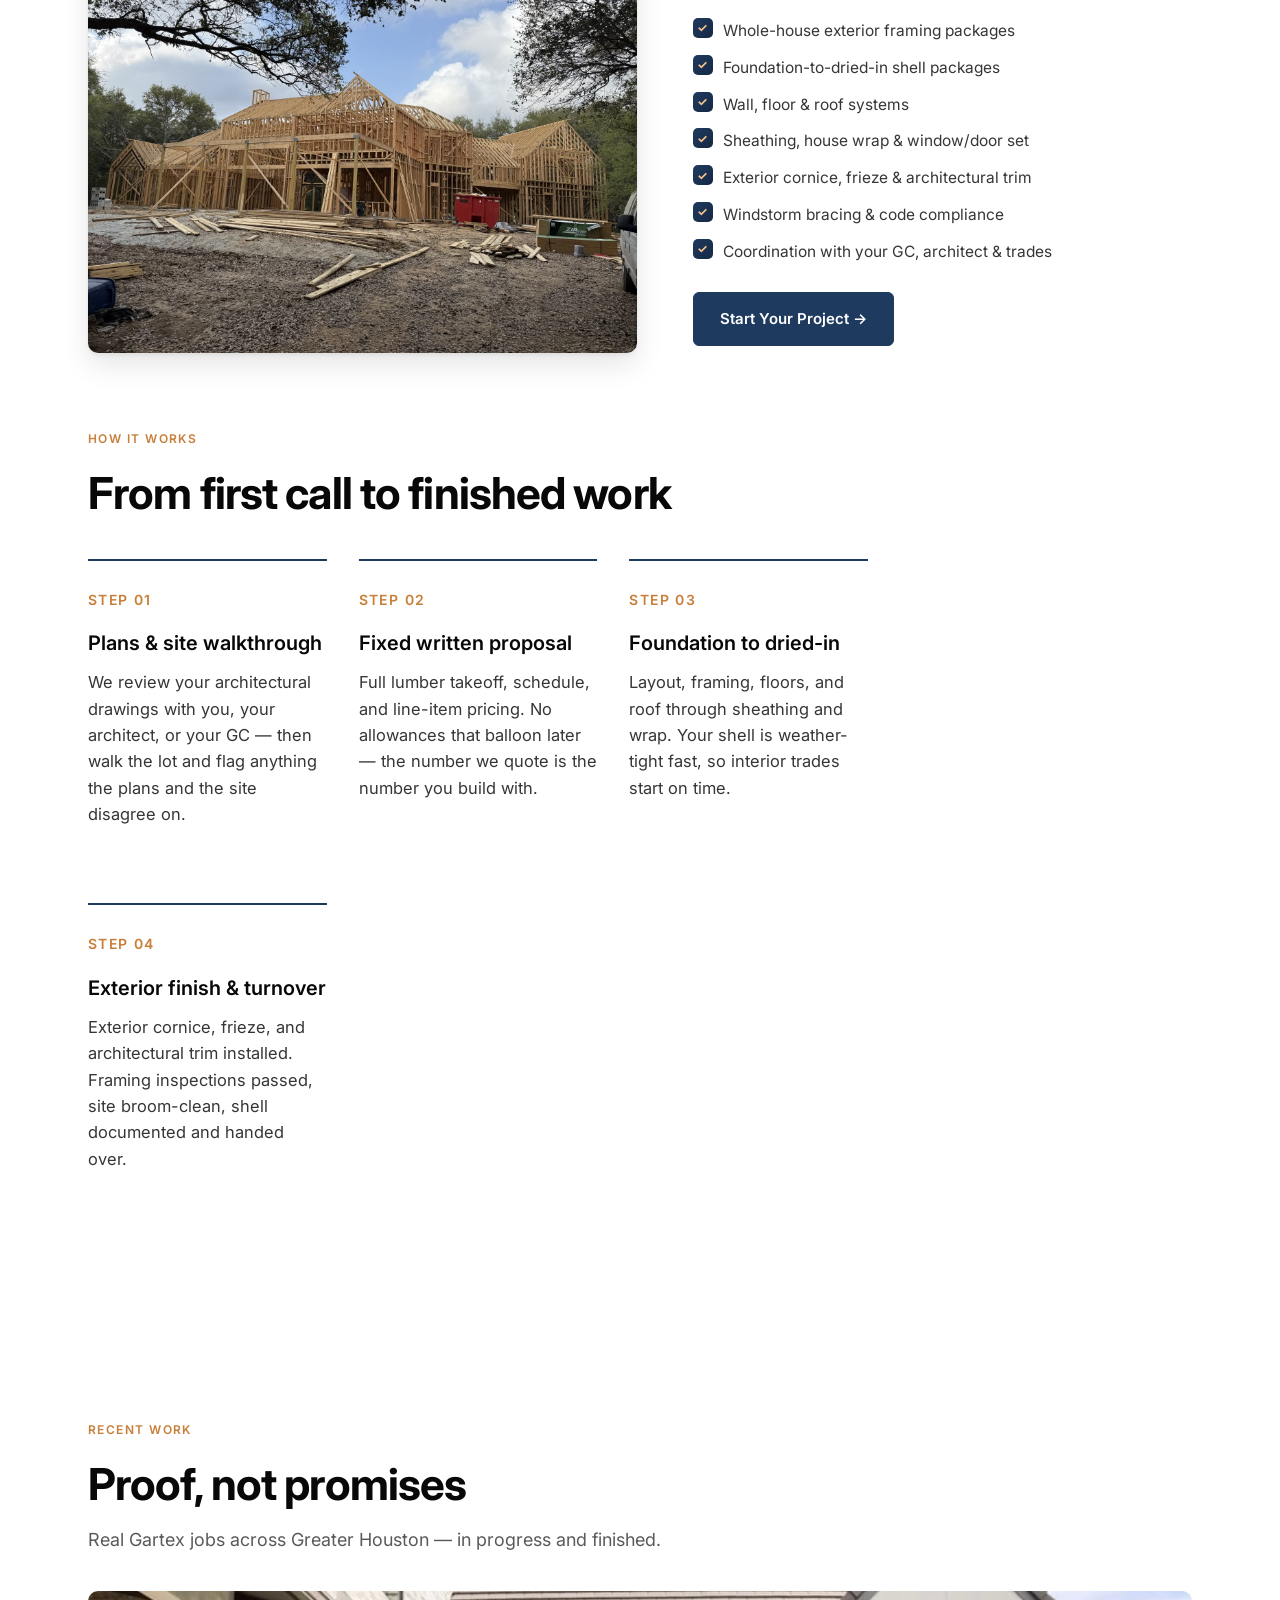
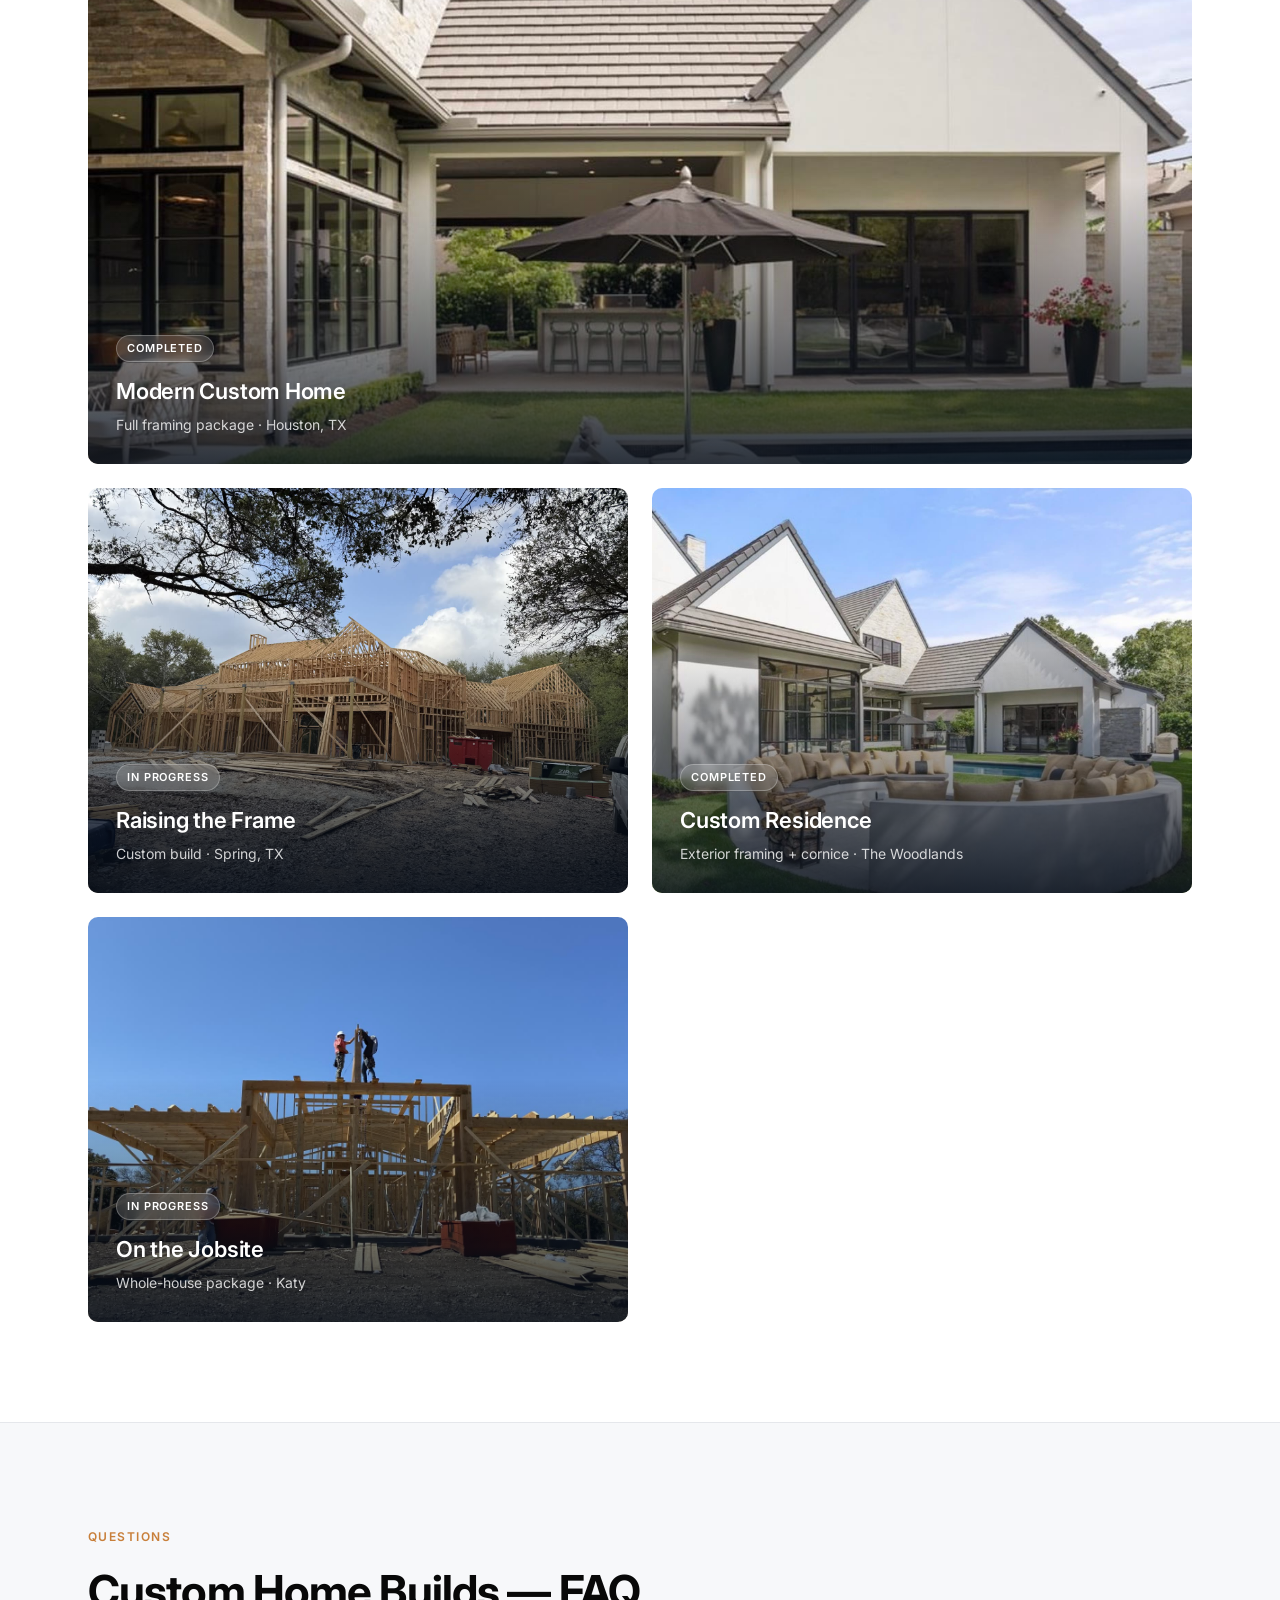
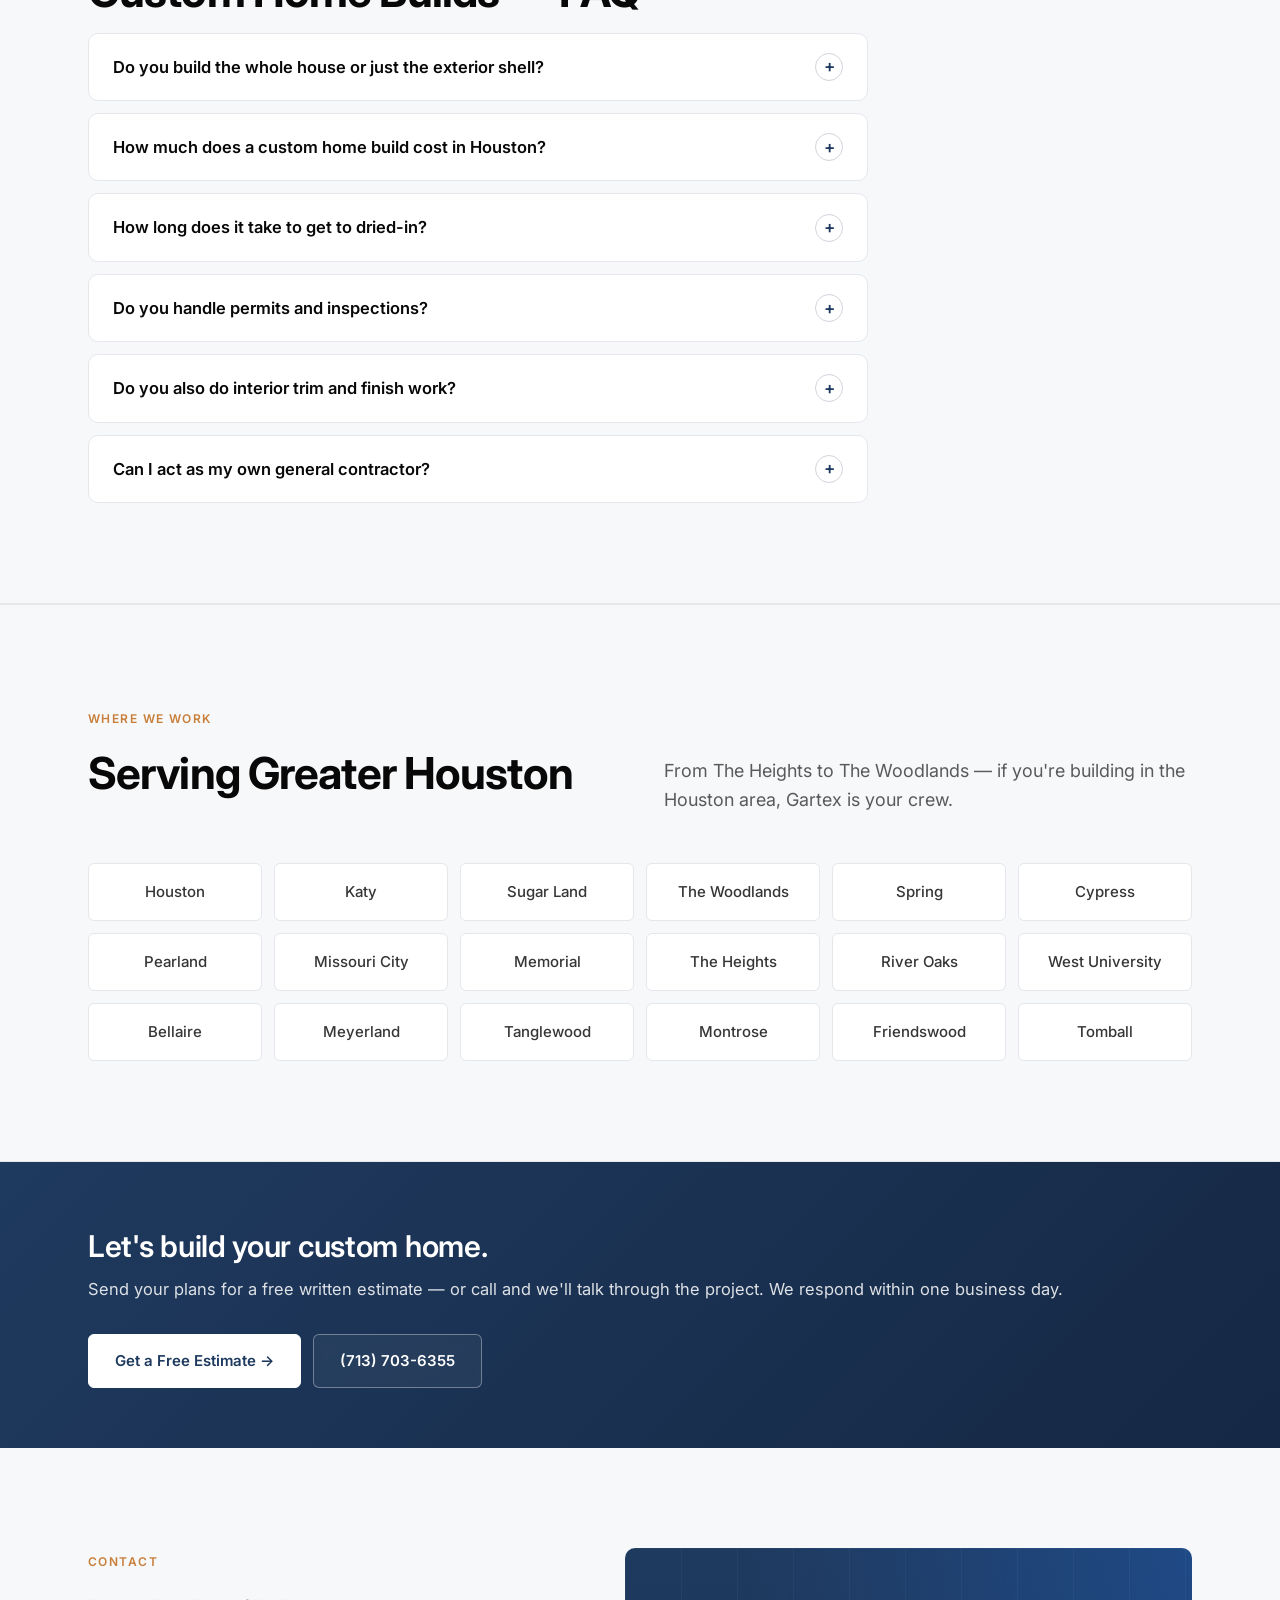
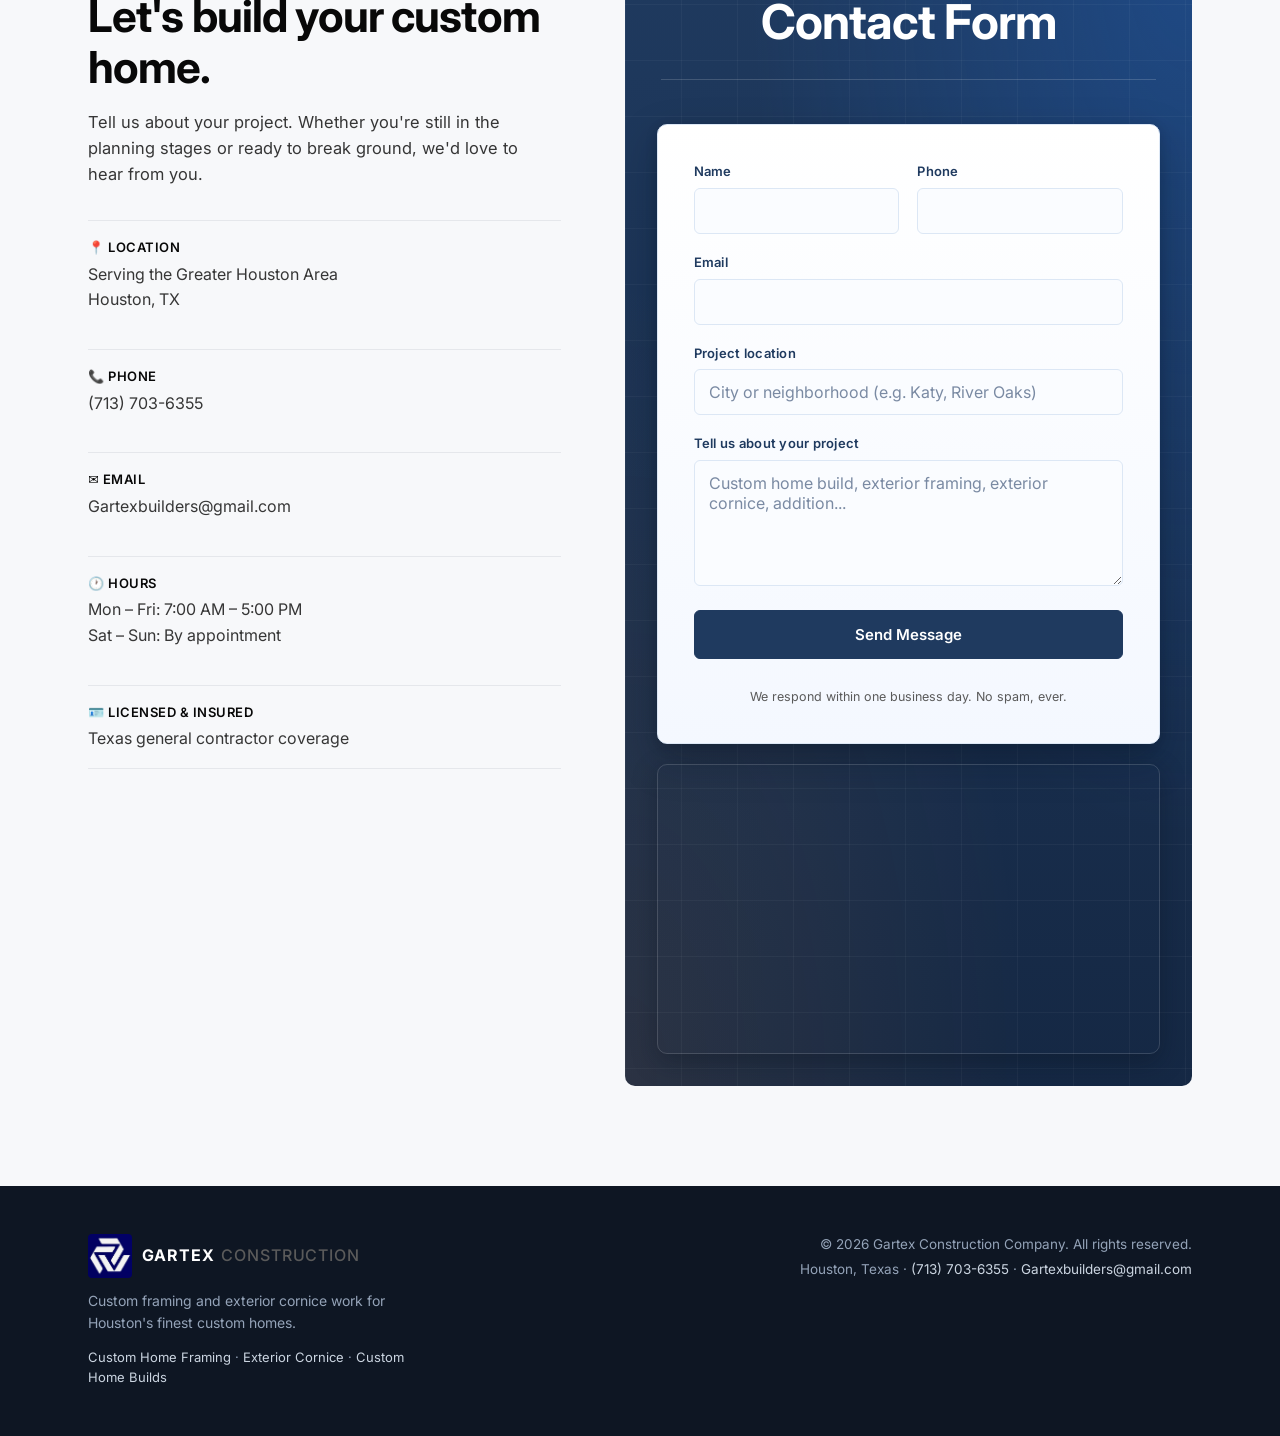
<file: custom-home-builds-houston/index.html>
<!DOCTYPE html>
<html lang="en">
<head>
  <meta charset="UTF-8">
  <meta name="viewport" content="width=device-width, initial-scale=1.0">
  <title>Custom Home Builder Houston TX · Free Estimate | Gartex Construction</title>
  <meta name="description" content="Houston's custom home build crew. Exterior framing &amp; exterior carpentry, foundation to dried-in shell. 30+ years experience, licensed &amp; insured. Free written estimate in one business day.">

  <link rel="canonical" href="https://gartex-construction.com/custom-home-builds-houston/">
  <meta name="theme-color" content="#1f3a5f">
  <link rel="icon" type="image/x-icon" href="/favicon.ico">
  <link rel="icon" type="image/png" sizes="16x16" href="/assets/favicons/icon-16x16.png">
  <link rel="icon" type="image/png" sizes="32x32" href="/assets/favicons/icon-32x32.png">
  <link rel="icon" type="image/png" sizes="192x192" href="/assets/favicons/icon-192x192.png">
  <link rel="apple-touch-icon" sizes="180x180" href="/apple-touch-icon.png">
  <link rel="manifest" href="/site.webmanifest">
  <meta name="msapplication-TileColor" content="#1f3a5f">
  <meta name="msapplication-TileImage" content="/assets/favicons/icon-192x192.png">

  <meta property="og:type" content="website">
  <meta property="og:site_name" content="Gartex Construction Company">
  <meta property="og:url" content="https://gartex-construction.com/custom-home-builds-houston/">
  <meta property="og:title" content="Custom Home Builder Houston TX | Gartex Construction">
  <meta property="og:description" content="Full exterior framing &amp; exterior carpentry packages for custom homes in Houston — foundation to dried-in shell. 30+ years experience — licensed, insured, free estimates.">
  <meta property="og:image" content="https://gartex-construction.com/assets/og-image.jpg">
  <meta property="og:image:width" content="1200">
  <meta property="og:image:height" content="630">
  <meta name="twitter:card" content="summary_large_image">
  <meta name="twitter:title" content="Custom Home Builder Houston TX | Gartex Construction">
  <meta name="twitter:description" content="Full exterior framing &amp; exterior carpentry packages for custom homes in Houston — foundation to dried-in shell. 30+ years experience — licensed, insured, free estimates.">
  <meta name="twitter:image" content="https://gartex-construction.com/assets/og-image.jpg">

  <script type="application/ld+json">
{
  "@context": "https://schema.org",
  "@graph": [
    {
      "@type": "Service",
      "name": "Custom Home Builds",
      "serviceType": "Custom home construction — full exterior framing and exterior carpentry packages from foundation to dried-in shell",
      "url": "https://gartex-construction.com/custom-home-builds-houston/",
      "provider": {
        "@type": "GeneralContractor",
        "name": "Gartex Construction Company",
        "telephone": "+1-713-703-6355",
        "email": "Gartexbuilders@gmail.com",
        "url": "https://gartex-construction.com/",
        "priceRange": "$$",
        "address": {
          "@type": "PostalAddress",
          "addressLocality": "Houston",
          "addressRegion": "TX",
          "addressCountry": "US"
        }
      },
      "areaServed": [
        {
          "@type": "City",
          "name": "Houston, TX"
        },
        {
          "@type": "City",
          "name": "Katy, TX"
        },
        {
          "@type": "City",
          "name": "Sugar Land, TX"
        },
        {
          "@type": "City",
          "name": "The Woodlands, TX"
        },
        {
          "@type": "City",
          "name": "Spring, TX"
        },
        {
          "@type": "City",
          "name": "Cypress, TX"
        },
        {
          "@type": "City",
          "name": "Pearland, TX"
        },
        {
          "@type": "City",
          "name": "Missouri City, TX"
        },
        {
          "@type": "City",
          "name": "Memorial, TX"
        },
        {
          "@type": "City",
          "name": "The Heights, TX"
        },
        {
          "@type": "City",
          "name": "River Oaks, TX"
        },
        {
          "@type": "City",
          "name": "West University, TX"
        },
        {
          "@type": "City",
          "name": "Bellaire, TX"
        },
        {
          "@type": "City",
          "name": "Meyerland, TX"
        },
        {
          "@type": "City",
          "name": "Tanglewood, TX"
        },
        {
          "@type": "City",
          "name": "Montrose, TX"
        },
        {
          "@type": "City",
          "name": "Friendswood, TX"
        },
        {
          "@type": "City",
          "name": "Tomball, TX"
        }
      ],
      "aggregateRating": {
        "@type": "AggregateRating",
        "ratingValue": "5.0",
        "reviewCount": "47",
        "bestRating": "5",
        "worstRating": "1"
      }
    },
    {
      "@type": "BreadcrumbList",
      "itemListElement": [
        {
          "@type": "ListItem",
          "position": 1,
          "name": "Home",
          "item": "https://gartex-construction.com/"
        },
        {
          "@type": "ListItem",
          "position": 2,
          "name": "Custom Home Builds Houston",
          "item": "https://gartex-construction.com/custom-home-builds-houston/"
        }
      ]
    },
    {
      "@type": "FAQPage",
      "mainEntity": [
        {
          "@type": "Question",
          "name": "Do you build the whole house or just the exterior shell?",
          "acceptedAnswer": {
            "@type": "Answer",
            "text": "We specialize in the exterior shell plus exterior carpentry — the frame, floors, roof, dried-in envelope, and exterior cornice and trim. We coordinate with your GC and interior trades so the rest of the build flows. If you don't have a general contractor yet, we can point you toward builders we trust."
          }
        },
        {
          "@type": "Question",
          "name": "How much does a custom home build cost in Houston?",
          "acceptedAnswer": {
            "@type": "Answer",
            "text": "Total cost depends on the lot, design, and finish level, and it varies widely across Houston. Our exterior framing and carpentry package is priced per square foot from your plans — send the drawings and you'll have a written number within one business day."
          }
        },
        {
          "@type": "Question",
          "name": "How long does it take to get to dried-in?",
          "acceptedAnswer": {
            "@type": "Answer",
            "text": "For a typical Houston custom home, the shell runs several weeks from layout to weather-tight, depending on size, roof complexity, and inspection timing. You get a milestone schedule with your proposal and updates at every stage."
          }
        },
        {
          "@type": "Question",
          "name": "Do you handle permits and inspections?",
          "acceptedAnswer": {
            "@type": "Answer",
            "text": "Framing work happens under the permit held by you or your GC. We make sure our scope is drawn and built to current Houston code — including windstorm bracing — and we walk every framing inspection with the inspector until it passes."
          }
        },
        {
          "@type": "Question",
          "name": "Do you also do interior trim and finish work?",
          "acceptedAnswer": {
            "@type": "Answer",
            "text": "No — we focus on exterior framing and exterior carpentry. We don't do interior crown molding, interior trim, cabinets, or interior finishes. Your GC or a separate interior trim crew handles that scope."
          }
        },
        {
          "@type": "Question",
          "name": "Can I act as my own general contractor?",
          "acceptedAnswer": {
            "@type": "Answer",
            "text": "Yes — many of our clients are owner-builders. We help you sequence the trades, schedule inspections, and avoid the expensive mistakes first-time builders make. You keep control; we keep the structure on track."
          }
        }
      ]
    }
  ]
}
  </script>

  <link rel="preconnect" href="https://fonts.googleapis.com">
  <link rel="preconnect" href="https://fonts.gstatic.com" crossorigin>
  <link href="https://fonts.googleapis.com/css2?family=Inter:wght@400;500;600;700;800&display=swap" rel="stylesheet">
  <link rel="stylesheet" href="/styles.css?v=formh2">
</head>
<body class="has-sticky-cta">

  <div class="promo-banner" id="promoBanner" role="region" aria-label="Free estimate offer">
    <a class="promo-banner-link" href="#contactForm" aria-label="Book a free estimate">
      <span class="promo-banner-text">Book for a Free Estimate!</span>
      <span class="promo-banner-cta" aria-hidden="true">Book Now →</span>
    </a>
    <button class="promo-banner-close" id="promoBannerClose" aria-label="Dismiss banner">×</button>
  </div>

  <header class="site-header">
    <div class="container nav">
      <a href="/" class="logo">
        <img src="/assets/logo/g-mark-v2.png" alt="Gartex Construction" class="logo-mark-img" width="40" height="40">
        <span class="logo-text">GARTEX<span class="logo-thin">CONSTRUCTION</span></span>
      </a>
      <nav class="nav-links" id="navLinks">
        <div class="nav-item has-dropdown">
          <a href="/#services" class="nav-drop-toggle" aria-haspopup="true" aria-expanded="false">Services</a>
          <div class="nav-dropdown">
            <a href="/framing-houston/">Custom Home Framing</a>
            <a href="/cornice-houston/">Exterior Cornice</a>
            <a href="/custom-home-builds-houston/">Custom Home Builds</a>
          </div>
        </div>
        <a href="/#projects">Projects</a>
        <a href="/#about">About</a>
        <a href="/#service-areas">Areas</a>
        <a href="/#contact">Contact</a>
        <a href="#contactForm" class="btn btn-primary mobile-cta">Get a Quote</a>
      </nav>
      <button class="mobile-toggle" id="mobileToggle" aria-label="Open menu" aria-expanded="false" aria-controls="navLinks">
        <span></span><span></span><span></span>
      </button>
    </div>
  </header>

  <section class="subhero">
    <img class="subhero-bg" src="/assets/projects/home-1.jpg" alt="Completed modern custom home built in Houston, Texas" fetchpriority="high">
    <div class="subhero-overlay"></div>
    <div class="container subhero-content">
      <nav class="crumbs" aria-label="Breadcrumb">
        <a href="/">Home</a> <span aria-hidden="true">/</span> Custom Home Builds Houston
      </nav>
      <span class="eyebrow eyebrow-light">New Construction · Houston, TX</span>
      <h1 class="subhero-title">Custom Home Builds in Houston, TX</h1>
      <p class="subhero-sub">Full exterior framing and exterior carpentry packages for custom home projects — structural shell plus exterior cornice, frieze, brackets, and architectural detail work. Licensed &amp; insured. Free estimates.</p>
      <div class="hero-ctas">
        <a href="#contactForm" class="btn btn-primary btn-light">Get a Free Estimate</a>
        <a href="tel:+17137036355" class="btn btn-ghost">Call (713) 703-6355</a>
      </div>
      <div class="hero-stats">
          <div class="stat"><strong>30+</strong><span>Years experience</span></div>
          <div class="stat"><strong>200+</strong><span>Homes framed</span></div>
          <div class="stat"><strong>100%</strong><span>Custom builds</span></div>
      </div>
    </div>
  </section>

  <section class="trust-strip">
    <div class="container trust-grid">
        <div class="trust-item reveal">
          <div class="t-icon" aria-hidden="true">🛡️</div>
          <div><strong>Licensed &amp; Insured</strong><span>Texas general liability + workers' comp</span></div>
        </div>
        <div class="trust-item reveal">
          <div class="t-icon" aria-hidden="true">🏗️</div>
          <div><strong>30+ Years Experience</strong><span>Houston exterior framing &amp; carpentry</span></div>
        </div>
        <div class="trust-item reveal">
          <div class="t-icon" aria-hidden="true">📝</div>
          <div><strong>Free Written Estimates</strong><span>Line-item quotes in one business day</span></div>
        </div>
        <div class="trust-item reveal">
          <div class="t-icon" aria-hidden="true">✨</div>
          <div><strong>Broom-Clean Sites</strong><span>On schedule, inspection-ready</span></div>
        </div>
    </div>
  </section>

  <section class="section">
    <div class="container">
      <div class="content-narrow reveal">
        <span class="eyebrow">Build with Gartex</span>
        <h2 class="section-title">Custom home framing &amp; exterior carpentry, start to finish</h2>
        <p>Building a custom home is the biggest project most people ever take on — and the exterior shell is what determines whether the rest of the build goes smoothly. Gartex delivers complete exterior framing and exterior carpentry packages for custom home builds across Houston: wall framing, floor systems, roof framing, sheathing, weather-tight dried-in shell, and all exterior cornice, frieze, and architectural trim.</p>
        <p>We partner with homeowners acting as their own builder, architects bringing a design to life, and general contractors who need a framing and exterior-carpentry crew they never have to chase. From River Oaks to Katy to The Woodlands, we bring 30+ years of Houston building experience — local codes, local inspectors, local suppliers, and windstorm bracing done right.</p>
      </div>

      <div class="split-media reveal">
        <figure class="split-figure">
          <img src="/assets/projects/framing-1.jpg" alt="Wood frame structure of a custom home under construction" loading="lazy">
        </figure>
        <div>
          <h3 class="split-title">Custom build services</h3>
          <ul class="checklist">
            <li>Whole-house exterior framing packages</li>
            <li>Foundation-to-dried-in shell packages</li>
            <li>Wall, floor &amp; roof systems</li>
            <li>Sheathing, house wrap &amp; window/door set</li>
            <li>Exterior cornice, frieze &amp; architectural trim</li>
            <li>Windstorm bracing &amp; code compliance</li>
            <li>Coordination with your GC, architect &amp; trades</li>
          </ul>
          <a href="#contactForm" class="btn btn-primary">Start Your Project →</a>
        </div>
      </div>

      <div class="content-narrow process-block">
        <span class="eyebrow">How it works</span>
        <h2 class="section-title">From first call to finished work</h2>
        <div class="process-grid">
          <div class="process-step reveal">
            <div class="step-num">STEP 01</div>
            <h3>Plans &amp; site walkthrough</h3>
            <p>We review your architectural drawings with you, your architect, or your GC — then walk the lot and flag anything the plans and the site disagree on.</p>
          </div>
          <div class="process-step reveal">
            <div class="step-num">STEP 02</div>
            <h3>Fixed written proposal</h3>
            <p>Full lumber takeoff, schedule, and line-item pricing. No allowances that balloon later — the number we quote is the number you build with.</p>
          </div>
          <div class="process-step reveal">
            <div class="step-num">STEP 03</div>
            <h3>Foundation to dried-in</h3>
            <p>Layout, framing, floors, and roof through sheathing and wrap. Your shell is weather-tight fast, so interior trades start on time.</p>
          </div>
          <div class="process-step reveal">
            <div class="step-num">STEP 04</div>
            <h3>Exterior finish &amp; turnover</h3>
            <p>Exterior cornice, frieze, and architectural trim installed. Framing inspections passed, site broom-clean, shell documented and handed over.</p>
          </div>
        </div>
      </div>
    </div>
  </section>

  <section class="section projects">
    <div class="container">
      <span class="eyebrow">Recent work</span>
      <h2 class="section-title">Proof, not promises</h2>
      <p class="section-sub">Real Gartex jobs across Greater Houston — in progress and finished.</p>
      <div class="projects-grid">
        <figure class="project-card project-card-large reveal">
          <img src="/assets/projects/home-1.jpg" alt="Completed modern custom home in Houston" loading="lazy">
          <figcaption>
            <span class="tag">Completed</span>
            <h3>Modern Custom Home</h3>
            <p>Full framing package · Houston, TX</p>
          </figcaption>
        </figure>
        <figure class="project-card reveal">
          <img src="/assets/projects/framing-1.jpg" alt="Wood frame being raised on a custom home" loading="lazy">
          <figcaption>
            <span class="tag">In Progress</span>
            <h3>Raising the Frame</h3>
            <p>Custom build · Spring, TX</p>
          </figcaption>
        </figure>
        <figure class="project-card reveal">
          <img src="/assets/projects/home-2.jpg" alt="Completed custom home exterior at dusk" loading="lazy">
          <figcaption>
            <span class="tag">Completed</span>
            <h3>Custom Residence</h3>
            <p>Exterior framing + cornice · The Woodlands</p>
          </figcaption>
        </figure>
        <figure class="project-card reveal">
          <img src="/assets/projects/framing-2.jpg" alt="Gartex crew working on a wood frame structure" loading="lazy">
          <figcaption>
            <span class="tag">In Progress</span>
            <h3>On the Jobsite</h3>
            <p>Whole-house package · Katy</p>
          </figcaption>
        </figure>
      </div>
    </div>
  </section>

  <section class="section faq-section">
    <div class="container">
      <div class="content-narrow">
        <span class="eyebrow">Questions</span>
        <h2 class="section-title">Custom Home Builds — FAQ</h2>
        <div class="faq">
          <details class="reveal">
            <summary>Do you build the whole house or just the exterior shell?</summary>
            <p>We specialize in the exterior shell plus exterior carpentry — the frame, floors, roof, dried-in envelope, and exterior cornice and trim. We coordinate with your GC and interior trades so the rest of the build flows. If you don't have a general contractor yet, we can point you toward builders we trust.</p>
          </details>
          <details class="reveal">
            <summary>How much does a custom home build cost in Houston?</summary>
            <p>Total cost depends on the lot, design, and finish level, and it varies widely across Houston. Our exterior framing and carpentry package is priced per square foot from your plans — send the drawings and you'll have a written number within one business day.</p>
          </details>
          <details class="reveal">
            <summary>How long does it take to get to dried-in?</summary>
            <p>For a typical Houston custom home, the shell runs several weeks from layout to weather-tight, depending on size, roof complexity, and inspection timing. You get a milestone schedule with your proposal and updates at every stage.</p>
          </details>
          <details class="reveal">
            <summary>Do you handle permits and inspections?</summary>
            <p>Framing work happens under the permit held by you or your GC. We make sure our scope is drawn and built to current Houston code — including windstorm bracing — and we walk every framing inspection with the inspector until it passes.</p>
          </details>
          <details class="reveal">
            <summary>Do you also do interior trim and finish work?</summary>
            <p>No — we focus on exterior framing and exterior carpentry. We don't do interior crown molding, interior trim, cabinets, or interior finishes. Your GC or a separate interior trim crew handles that scope.</p>
          </details>
          <details class="reveal">
            <summary>Can I act as my own general contractor?</summary>
            <p>Yes — many of our clients are owner-builders. We help you sequence the trades, schedule inspections, and avoid the expensive mistakes first-time builders make. You keep control; we keep the structure on track.</p>
          </details>
        </div>
      </div>
    </div>
  </section>

  <section class="section service-areas">
    <div class="container">
      <div class="areas-header">
        <div>
          <span class="eyebrow">Where we work</span>
          <h2 class="section-title">Serving Greater Houston</h2>
        </div>
        <p class="section-sub areas-sub">From The Heights to The Woodlands — if you're building in the Houston area, Gartex is your crew.</p>
      </div>
      <ul class="areas-grid">
        <li>Houston</li><li>Katy</li><li>Sugar Land</li><li>The Woodlands</li><li>Spring</li><li>Cypress</li>
        <li>Pearland</li><li>Missouri City</li><li>Memorial</li><li>The Heights</li><li>River Oaks</li><li>West University</li>
        <li>Bellaire</li><li>Meyerland</li><li>Tanglewood</li><li>Montrose</li><li>Friendswood</li><li>Tomball</li>
      </ul>
    </div>
  </section>

  <section class="cta-band">
    <div class="container cta-inner">
      <div>
        <h2>Let's build your custom home.</h2>
        <p>Send your plans for a free written estimate — or call and we'll talk through the project. We respond within one business day.</p>
      </div>
      <div class="cta-actions">
        <a href="#contactForm" class="btn btn-white">Get a Free Estimate →</a>
        <a href="tel:+17137036355" class="btn btn-ghost">(713) 703-6355</a>
      </div>
    </div>
  </section>

  <section class="section contact" id="contact">
    <div class="container contact-grid">
      <div class="contact-info">
        <span class="eyebrow">Contact</span>
        <h2 class="section-title">Let's build your custom home.</h2>
        <p>Tell us about your project. Whether you're still in the planning stages or ready to break ground, we'd love to hear from you.</p>
        <div class="contact-list">
          <div class="contact-item">
            <strong>📍 Location</strong>
            <span>Serving the Greater Houston Area<br>Houston, TX</span>
          </div>
          <div class="contact-item">
            <strong>📞 Phone</strong>
            <span><a href="tel:+17137036355">(713) 703-6355</a></span>
          </div>
          <div class="contact-item">
            <strong>✉ Email</strong>
            <span><a href="mailto:Gartexbuilders@gmail.com">Gartexbuilders@gmail.com</a></span>
          </div>
          <div class="contact-item">
            <strong>🕐 Hours</strong>
            <span>Mon – Fri: 7:00 AM – 5:00 PM<br>Sat – Sun: By appointment</span>
          </div>
          <div class="contact-item">
            <strong>🪪 Licensed &amp; Insured</strong>
            <span>Texas general contractor coverage</span>
          </div>
        </div>
      </div>
      <div class="contact-right">
        <h2 class="form-heading">Contact Form</h2>
        <form class="contact-form" id="contactForm" novalidate>
          <div class="hp" aria-hidden="true">
            <label for="website">Leave this field empty</label>
            <input type="text" id="website" name="website" tabindex="-1" autocomplete="off">
          </div>
          <div class="form-row">
            <div class="form-field">
              <label for="name">Name</label>
              <input type="text" id="name" name="name" required autocomplete="name">
            </div>
            <div class="form-field">
              <label for="phone">Phone</label>
              <input type="tel" id="phone" name="phone" autocomplete="tel">
            </div>
          </div>
          <div class="form-field">
            <label for="email">Email</label>
            <input type="email" id="email" name="email" required autocomplete="email">
          </div>
          <div class="form-field">
            <label for="location">Project location</label>
            <input type="text" id="location" name="location" placeholder="City or neighborhood (e.g. Katy, River Oaks)">
          </div>
          <div class="form-field">
            <label for="project">Tell us about your project</label>
            <textarea id="project" name="project" rows="5" placeholder="Custom home build, exterior framing, exterior cornice, addition..."></textarea>
          </div>
          <button type="submit" class="btn btn-primary btn-full" id="contactSubmit">Send Message</button>
          <p class="form-note" id="formStatus">We respond within one business day. No spam, ever.</p>
          <input type="hidden" id="listing_id" name="listing_id" value="">
          <input type="hidden" id="listing_url" name="listing_url" value="">
          <input type="hidden" id="listing_title" name="listing_title" value="">
          <input type="hidden" id="listing_source" name="listing_source" value="">
          <input type="hidden" id="service" name="service" value="Custom Home Builds">
          <input type="hidden" id="budget" name="budget" value="">
          <input type="hidden" id="zip" name="zip" value="">

        </form>
        <div class="map-card">
          <iframe src="https://www.google.com/maps?q=Houston%2C%20TX&amp;z=10&amp;output=embed"
            width="100%" height="280" style="border:0;border-radius:10px;"
            allowfullscreen="" loading="lazy" referrerpolicy="no-referrer-when-downgrade"
            title="Gartex Construction Service Area — Houston, TX"></iframe>
        </div>
      </div>
    </div>
  </section>

  <footer class="site-footer">
    <div class="container footer-inner">
      <div class="footer-brand">
        <span class="logo">
          <img src="/assets/logo/g-mark-v2.png" alt="Gartex Construction" class="logo-mark-img" width="40" height="40">
          <span class="logo-text">GARTEX<span class="logo-thin">CONSTRUCTION</span></span>
        </span>
        <p>Custom framing and exterior cornice work for Houston's finest custom homes.</p>
        <p class="footer-services">
          <a href="/framing-houston/">Custom Home Framing</a> ·
          <a href="/cornice-houston/">Exterior Cornice</a> ·
          <a href="/custom-home-builds-houston/">Custom Home Builds</a>
        </p>
      </div>
      <div class="footer-meta">
        <p>© <span id="year"></span> Gartex Construction Company. All rights reserved.</p>
        <p>Houston, Texas · <a href="tel:+17137036355">(713) 703-6355</a> · <a href="mailto:Gartexbuilders@gmail.com">Gartexbuilders@gmail.com</a></p>
      </div>
    </div>
  </footer>

  <a href="#contactForm" class="sticky-cta">Get a Free Estimate →</a>

  <script>
    document.getElementById('year').textContent = new Date().getFullYear();

    (() => {
      const banner = document.getElementById('promoBanner');
      const close = document.getElementById('promoBannerClose');
      if (!banner || !close) return;
      try {
        if (sessionStorage.getItem('promo-banner-dismissed') === '1') {
          banner.classList.add('is-hidden');
          return;
        }
      } catch (_) {}
      close.addEventListener('click', (e) => {
        e.preventDefault();
        e.stopPropagation();
        banner.classList.add('is-hidden');
        try { sessionStorage.setItem('promo-banner-dismissed', '1'); } catch (_) {}
      });
    })();

    (() => {
      const toggle = document.getElementById('mobileToggle');
      const nav = document.getElementById('navLinks');
      if (!toggle || !nav) return;
      const isOpen = () => nav.classList.contains('open');
      const setOpen = (open) => {
        nav.classList.toggle('open', open);
        toggle.classList.toggle('is-open', open);
        toggle.setAttribute('aria-expanded', String(open));
        toggle.setAttribute('aria-label', open ? 'Close menu' : 'Open menu');
        document.body.style.overflow = open ? 'hidden' : '';
      };
      toggle.addEventListener('click', () => setOpen(!isOpen()));
      nav.querySelectorAll('a').forEach(a => {
        if (a.classList.contains('nav-drop-toggle')) return;
        a.addEventListener('click', () => { if (isOpen()) setOpen(false); });
      });
      document.addEventListener('keydown', e => {
        if (e.key === 'Escape' && isOpen()) { setOpen(false); toggle.focus(); }
      });
      document.addEventListener('click', e => {
        if (!isOpen()) return;
        if (nav.contains(e.target) || toggle.contains(e.target)) return;
        setOpen(false);
      });
      window.addEventListener('resize', () => {
        if (window.innerWidth > 900 && isOpen()) setOpen(false);
      });
    })();

    (() => {
      const t = document.querySelector('.nav-drop-toggle');
      if (!t) return;
      t.addEventListener('click', (e) => {
        if (window.innerWidth <= 900) {
          e.preventDefault();
          const item = t.parentElement;
          const open = item.classList.toggle('open');
          t.setAttribute('aria-expanded', String(open));
        }
      });
    })();

    document.querySelectorAll('a[href^="#"]').forEach(a => {
      a.addEventListener('click', e => {
        const href = a.getAttribute('href');
        if (href.length > 1) {
          const t = document.querySelector(href);
          if (t) {
            e.preventDefault();
            t.scrollIntoView({ behavior: 'smooth', block: 'start' });
            if (href === '#contactForm') {
              setTimeout(() => {
                const firstInput = t.querySelector('input, textarea');
                if (firstInput) firstInput.focus({ preventScroll: true });
              }, 600);
            }
          }
        }
      });
    });

    const form = document.getElementById('contactForm');
    const formStatus = document.getElementById('formStatus');
    const submitBtn = document.getElementById('contactSubmit');
    form?.addEventListener('submit', async e => {
      e.preventDefault();
      formStatus.classList.remove('is-success', 'is-error');
      const data = Object.fromEntries(new FormData(form).entries());
      if (!data.name || data.name.trim().length < 2) {
        formStatus.textContent = 'Please enter your name.';
        formStatus.classList.add('is-error');
        return;
      }
      if (!data.email || !/^[^\s@]+@[^\s@]+\.[^\s@]+$/.test(data.email)) {
        formStatus.textContent = 'Please enter a valid email so we can reply.';
        formStatus.classList.add('is-error');
        return;
      }
      if (!data.project || data.project.trim().length < 4) {
        formStatus.textContent = 'Tell us a bit about your project (at least a few words).';
        formStatus.classList.add('is-error');
        return;
      }
      submitBtn.disabled = true;
      const originalText = submitBtn.textContent;
      submitBtn.textContent = 'Sending…';
      formStatus.textContent = '';
      try {
        const res = await fetch('/api/lead', {
          method: 'POST',
          headers: { 'content-type': 'application/json' },
          body: JSON.stringify(data),
        });
        const body = await res.json().catch(() => ({}));
        if (res.ok && body.ok) {
          formStatus.textContent = '✓ Thanks! We received your message and will reply within one business day.';
          formStatus.classList.add('is-success');
          form.reset();
        } else {
          formStatus.textContent = body.error || `Something went wrong (HTTP ${res.status}). Please call (713) 703-6355.`;
          formStatus.classList.add('is-error');
        }
      } catch (err) {
        formStatus.textContent = 'Network error. Please try again or call (713) 703-6355.';
        formStatus.classList.add('is-error');
      } finally {
        submitBtn.disabled = false;
        submitBtn.textContent = originalText;
      }
    });

    (() => {
      const els = document.querySelectorAll('.reveal');
      if (!('IntersectionObserver' in window)) {
        els.forEach(el => el.classList.add('in'));
        return;
      }
      const io = new IntersectionObserver((entries) => {
        entries.forEach(en => {
          if (en.isIntersecting) { en.target.classList.add('in'); io.unobserve(en.target); }
        });
      }, { threshold: 0.12 });
      els.forEach(el => io.observe(el));
    })();
  
    // ── Listing attribution ────────────────────────────────────────────
    // A Marketplace visitor may arrive with ?listing_id=&listing_url=&listing_title=
    // &listing_source=&service=&zip=. Capture them so the inquiry is
    // attributable and lands in the right trade pool.
    (() => {
      const q = new URLSearchParams(location.search);
      const setVal = (id, v) => {
        const el = document.getElementById(id);
        if (el && v !== null && v !== undefined && v !== '') el.value = v;
      };
      setVal('listing_id',   q.get('listing_id')   || q.get('listing'));
      setVal('listing_url',  q.get('listing_url'));
      setVal('listing_title',q.get('listing_title'));
      setVal('listing_source',q.get('listing_source') || q.get('source'));
      setVal('zip',          q.get('zip'));
      setVal('budget',       q.get('budget'));
      const svc = q.get('service');
      if (svc) setVal('service', svc);
    })();
</script>
</body>
</html>
</file>
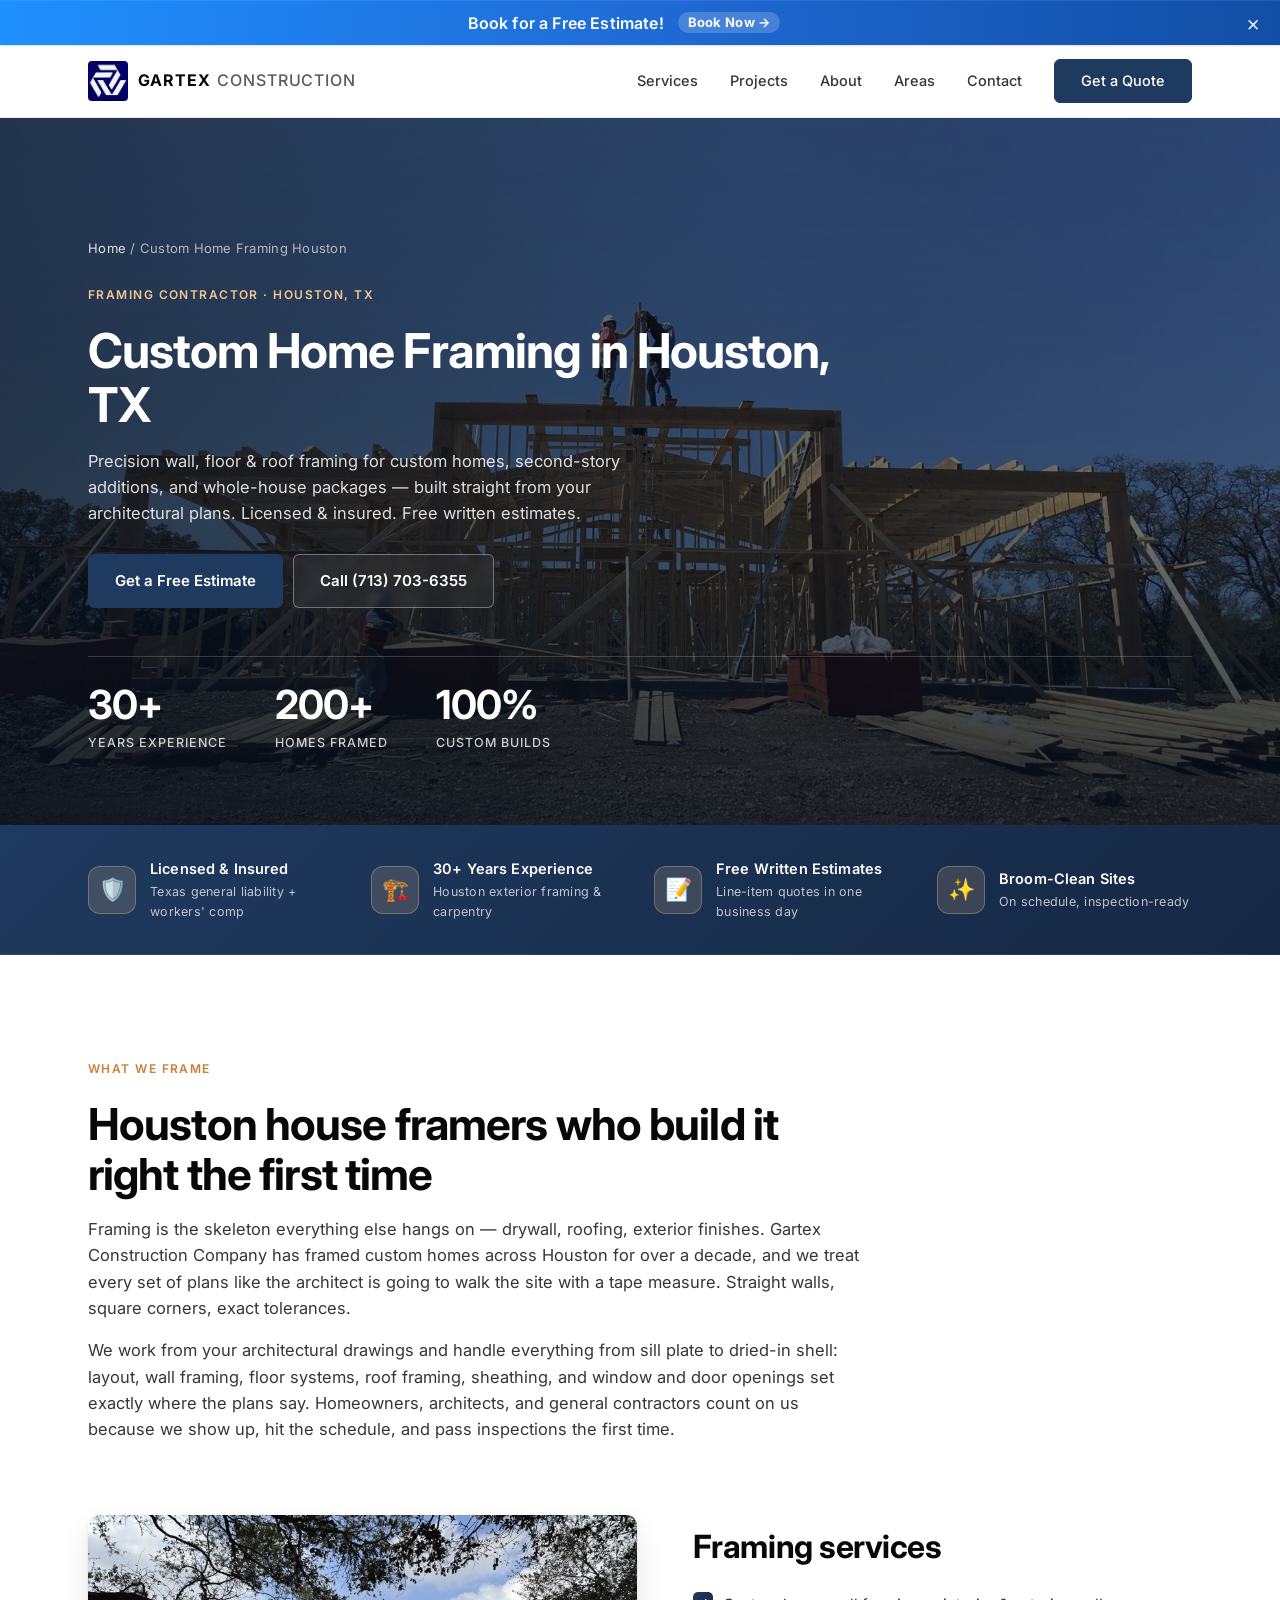
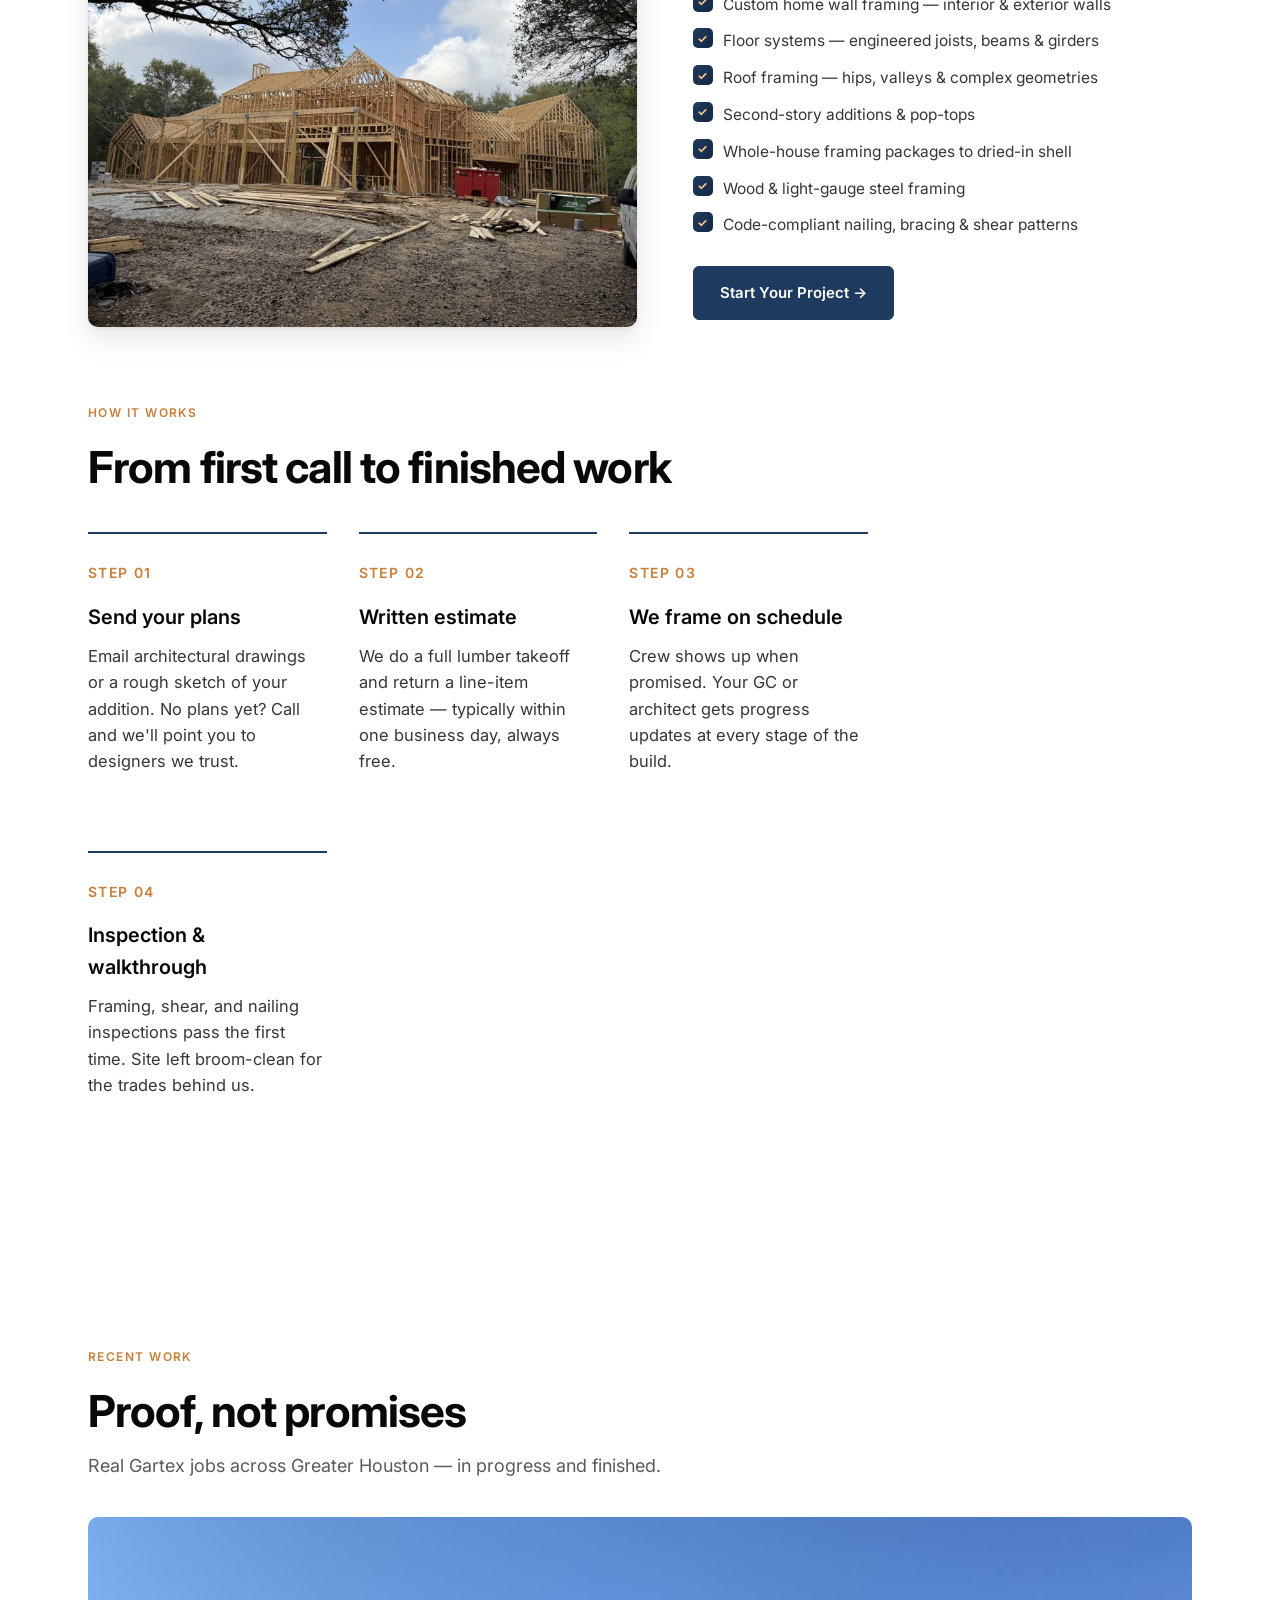
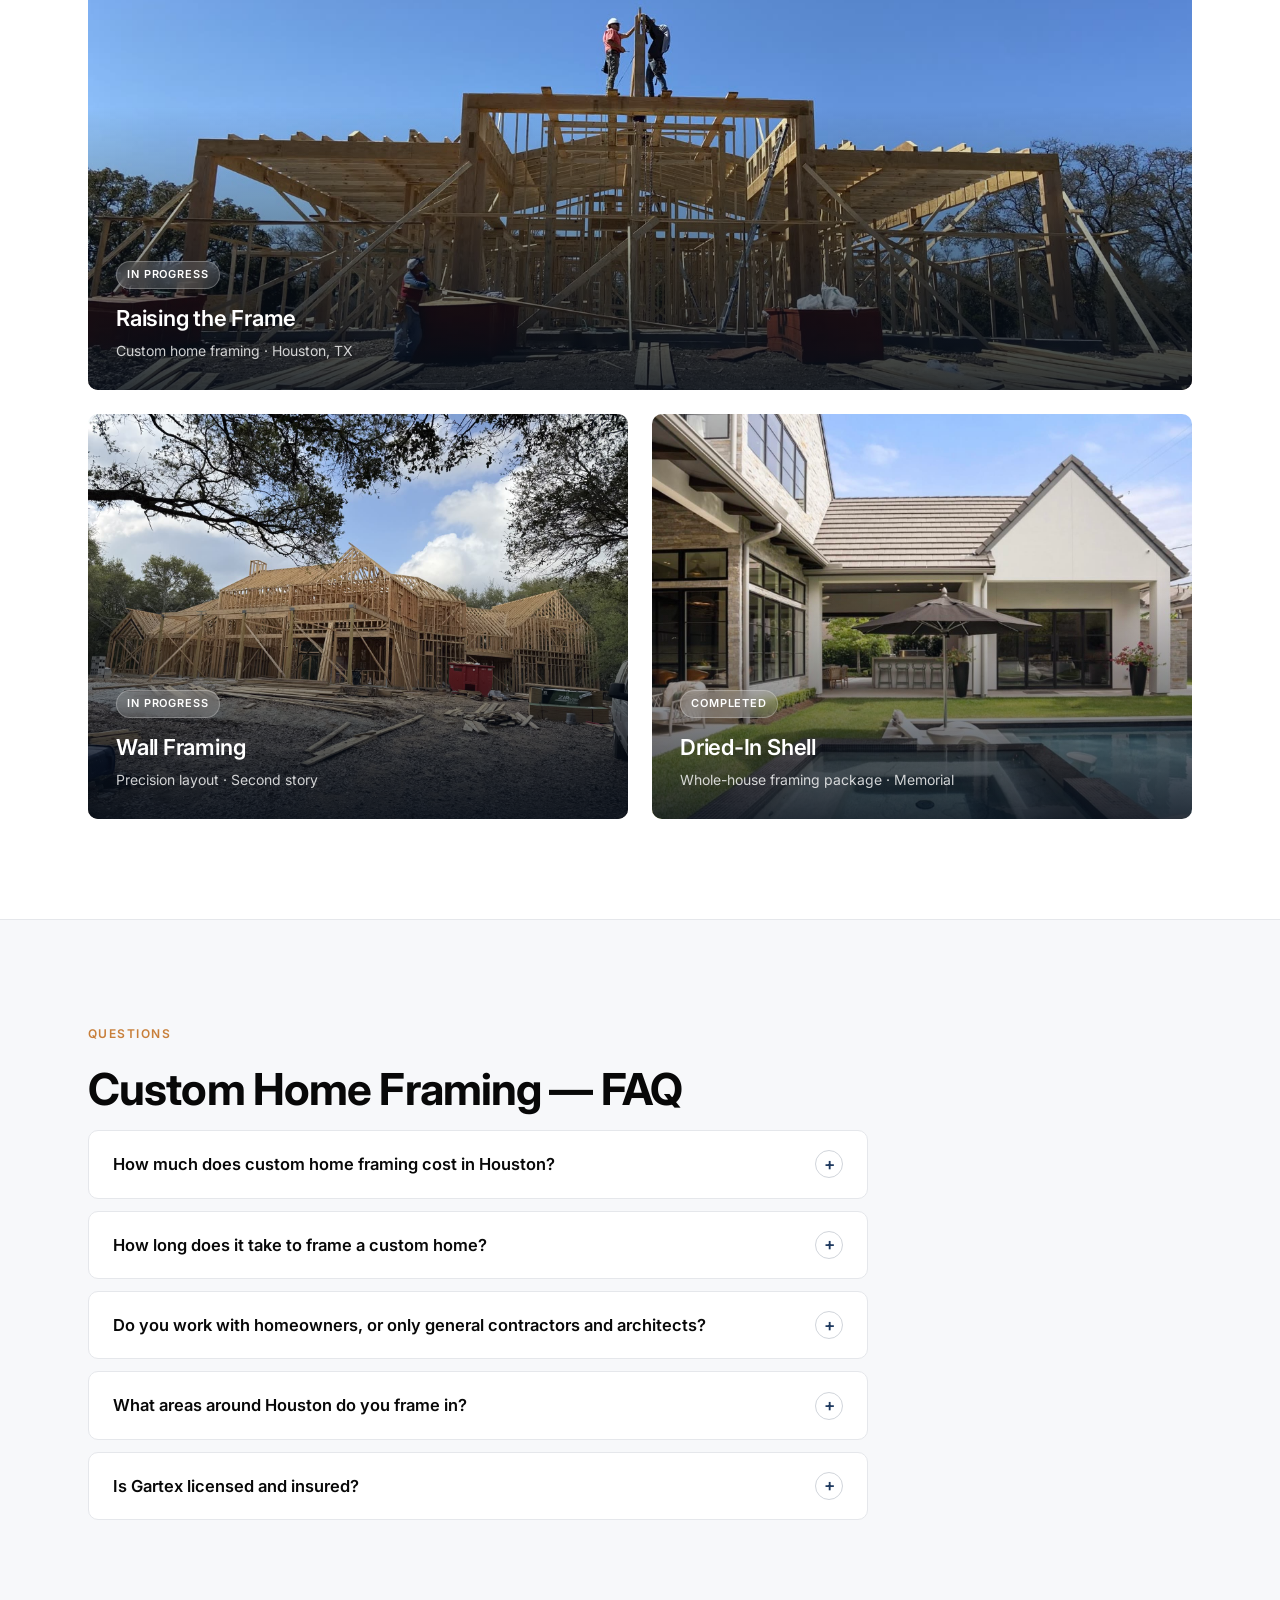
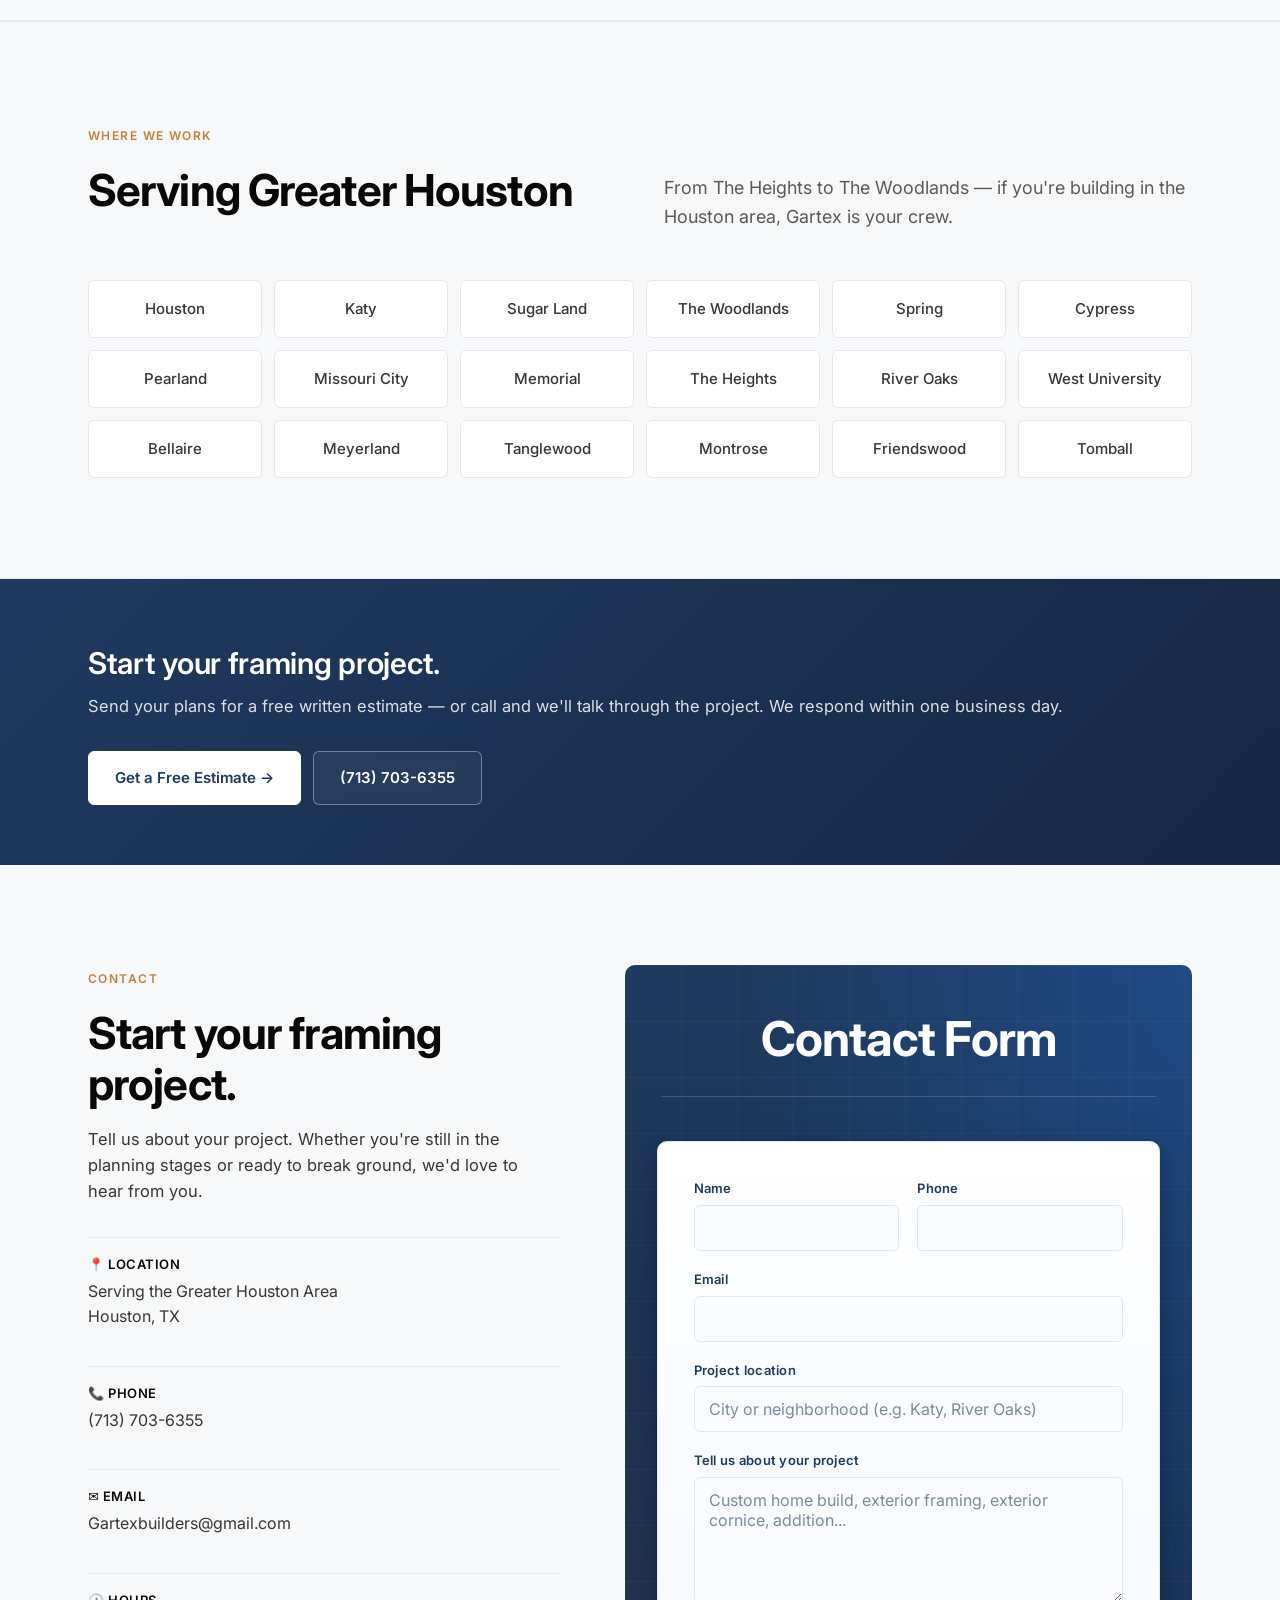
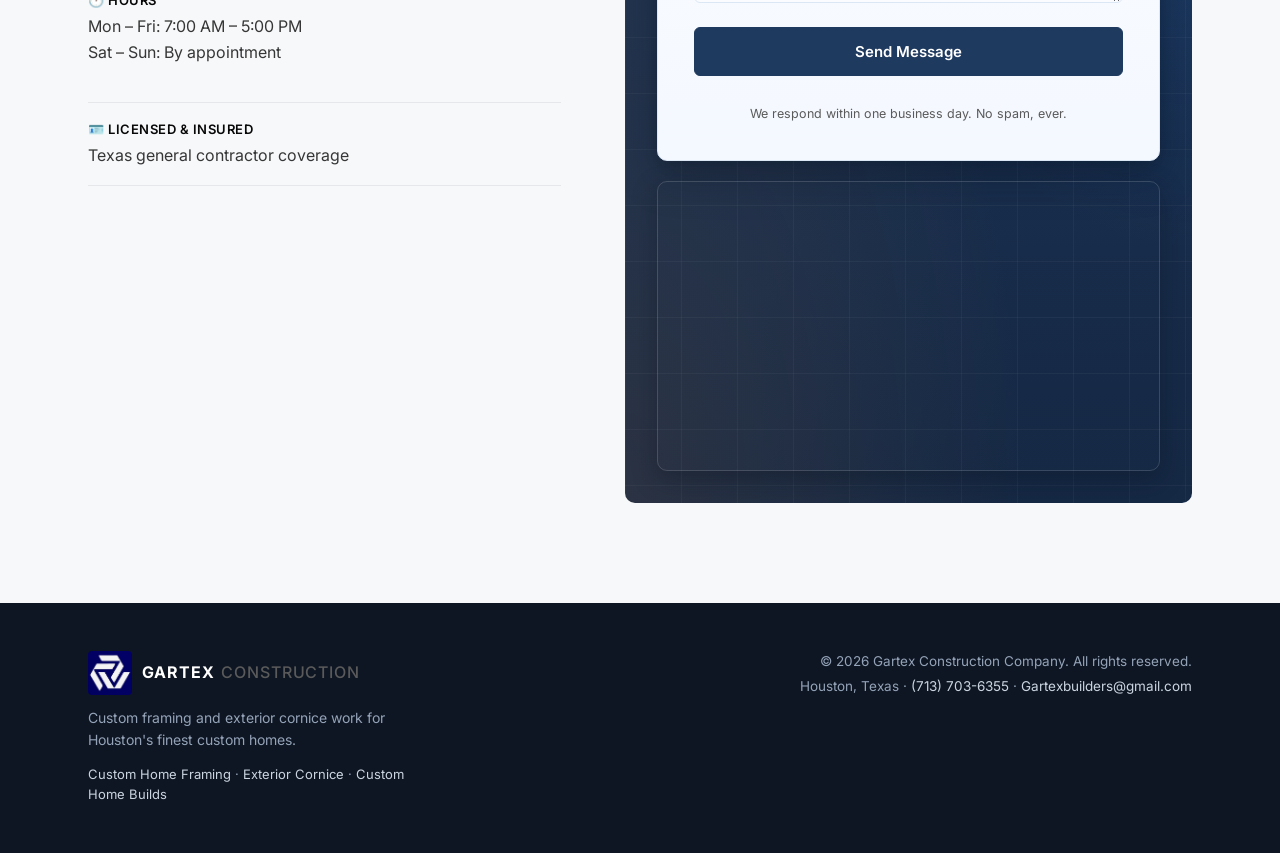
<file: framing-houston/index.html>
<!DOCTYPE html>
<html lang="en">
<head>
  <meta charset="UTF-8">
  <meta name="viewport" content="width=device-width, initial-scale=1.0">
  <title>Custom Home Framing Houston TX · Free Estimate | Gartex Construction</title>
  <meta name="description" content="Houston's custom home framing crew. Wall, floor &amp; roof framing, second-story additions. 30+ years experience, licensed &amp; insured. Free written estimate in one business day.">

  <link rel="canonical" href="https://gartex-construction.com/framing-houston/">
  <meta name="theme-color" content="#1f3a5f">
  <link rel="icon" type="image/x-icon" href="/favicon.ico">
  <link rel="icon" type="image/png" sizes="16x16" href="/assets/favicons/icon-16x16.png">
  <link rel="icon" type="image/png" sizes="32x32" href="/assets/favicons/icon-32x32.png">
  <link rel="icon" type="image/png" sizes="192x192" href="/assets/favicons/icon-192x192.png">
  <link rel="apple-touch-icon" sizes="180x180" href="/apple-touch-icon.png">
  <link rel="manifest" href="/site.webmanifest">
  <meta name="msapplication-TileColor" content="#1f3a5f">
  <meta name="msapplication-TileImage" content="/assets/favicons/icon-192x192.png">

  <meta property="og:type" content="website">
  <meta property="og:site_name" content="Gartex Construction Company">
  <meta property="og:url" content="https://gartex-construction.com/framing-houston/">
  <meta property="og:title" content="Custom Home Framing Houston TX | Gartex Construction">
  <meta property="og:description" content="Precision wall, floor &amp; roof framing for custom homes. 30+ years in Houston — licensed, insured, free estimates.">
  <meta property="og:image" content="https://gartex-construction.com/assets/og-image.jpg">
  <meta property="og:image:width" content="1200">
  <meta property="og:image:height" content="630">
  <meta name="twitter:card" content="summary_large_image">
  <meta name="twitter:title" content="Custom Home Framing Houston TX | Gartex Construction">
  <meta name="twitter:description" content="Precision wall, floor &amp; roof framing for custom homes. 30+ years in Houston — licensed, insured, free estimates.">
  <meta name="twitter:image" content="https://gartex-construction.com/assets/og-image.jpg">

  <script type="application/ld+json">
{
  "@context": "https://schema.org",
  "@graph": [
    {
      "@type": "Service",
      "name": "Custom Home Framing",
      "serviceType": "Custom home framing — wall, floor, and roof framing for new construction and additions",
      "url": "https://gartex-construction.com/framing-houston/",
      "provider": {
        "@type": "GeneralContractor",
        "name": "Gartex Construction Company",
        "telephone": "+1-713-703-6355",
        "email": "Gartexbuilders@gmail.com",
        "url": "https://gartex-construction.com/",
        "priceRange": "$$",
        "address": {
          "@type": "PostalAddress",
          "addressLocality": "Houston",
          "addressRegion": "TX",
          "addressCountry": "US"
        }
      },
      "areaServed": [
        {
          "@type": "City",
          "name": "Houston, TX"
        },
        {
          "@type": "City",
          "name": "Katy, TX"
        },
        {
          "@type": "City",
          "name": "Sugar Land, TX"
        },
        {
          "@type": "City",
          "name": "The Woodlands, TX"
        },
        {
          "@type": "City",
          "name": "Spring, TX"
        },
        {
          "@type": "City",
          "name": "Cypress, TX"
        },
        {
          "@type": "City",
          "name": "Pearland, TX"
        },
        {
          "@type": "City",
          "name": "Missouri City, TX"
        },
        {
          "@type": "City",
          "name": "Memorial, TX"
        },
        {
          "@type": "City",
          "name": "The Heights, TX"
        },
        {
          "@type": "City",
          "name": "River Oaks, TX"
        },
        {
          "@type": "City",
          "name": "West University, TX"
        },
        {
          "@type": "City",
          "name": "Bellaire, TX"
        },
        {
          "@type": "City",
          "name": "Meyerland, TX"
        },
        {
          "@type": "City",
          "name": "Tanglewood, TX"
        },
        {
          "@type": "City",
          "name": "Montrose, TX"
        },
        {
          "@type": "City",
          "name": "Friendswood, TX"
        },
        {
          "@type": "City",
          "name": "Tomball, TX"
        }
      ],
      "aggregateRating": {
        "@type": "AggregateRating",
        "ratingValue": "5.0",
        "reviewCount": "47",
        "bestRating": "5",
        "worstRating": "1"
      }
    },
    {
      "@type": "BreadcrumbList",
      "itemListElement": [
        {
          "@type": "ListItem",
          "position": 1,
          "name": "Home",
          "item": "https://gartex-construction.com/"
        },
        {
          "@type": "ListItem",
          "position": 2,
          "name": "Custom Home Framing Houston",
          "item": "https://gartex-construction.com/framing-houston/"
        }
      ]
    },
    {
      "@type": "FAQPage",
      "mainEntity": [
        {
          "@type": "Question",
          "name": "How much does custom home framing cost in Houston?",
          "acceptedAnswer": {
            "@type": "Answer",
            "text": "Framing is usually priced per square foot and depends on your plans — roof complexity, ceiling heights, wood vs. steel, and second-story work all move the number. Send us your architectural drawings and we'll return a written, line-item estimate, typically within one business day."
          }
        },
        {
          "@type": "Question",
          "name": "How long does it take to frame a custom home?",
          "acceptedAnswer": {
            "@type": "Answer",
            "text": "A full custom home shell typically takes several weeks from layout to dried-in, depending on square footage, roof geometry, and inspection scheduling. Additions and second stories are faster. We give you a schedule with your estimate and keep your GC or architect updated at every stage."
          }
        },
        {
          "@type": "Question",
          "name": "Do you work with homeowners, or only general contractors and architects?",
          "acceptedAnswer": {
            "@type": "Answer",
            "text": "Both. Many of our jobs come from GCs and architects who need a framing crew they can trust, but we also work directly with homeowners building a custom home or planning a second-story addition. If you don't have plans yet, we can point you toward designers we work with."
          }
        },
        {
          "@type": "Question",
          "name": "What areas around Houston do you frame in?",
          "acceptedAnswer": {
            "@type": "Answer",
            "text": "We frame custom homes across Greater Houston — including Katy, Sugar Land, The Woodlands, Spring, Cypress, Pearland, Memorial, The Heights, River Oaks, Bellaire, and West University. Building outside that list? Call us — we likely go there too."
          }
        },
        {
          "@type": "Question",
          "name": "Is Gartex licensed and insured?",
          "acceptedAnswer": {
            "@type": "Answer",
            "text": "Yes. Gartex Construction Company carries full Texas general liability and workers' compensation coverage, and every job site is left broom-clean. Certificates of insurance are available for your GC or lender on request."
          }
        }
      ]
    }
  ]
}
  </script>

  <link rel="preconnect" href="https://fonts.googleapis.com">
  <link rel="preconnect" href="https://fonts.gstatic.com" crossorigin>
  <link href="https://fonts.googleapis.com/css2?family=Inter:wght@400;500;600;700;800&display=swap" rel="stylesheet">
  <link rel="stylesheet" href="/styles.css?v=formh2">
</head>
<body class="has-sticky-cta">

  <div class="promo-banner" id="promoBanner" role="region" aria-label="Free estimate offer">
    <a class="promo-banner-link" href="#contactForm" aria-label="Book a free estimate">
      <span class="promo-banner-text">Book for a Free Estimate!</span>
      <span class="promo-banner-cta" aria-hidden="true">Book Now →</span>
    </a>
    <button class="promo-banner-close" id="promoBannerClose" aria-label="Dismiss banner">×</button>
  </div>

  <header class="site-header">
    <div class="container nav">
      <a href="/" class="logo">
        <img src="/assets/logo/g-mark-v2.png" alt="Gartex Construction" class="logo-mark-img" width="40" height="40">
        <span class="logo-text">GARTEX<span class="logo-thin">CONSTRUCTION</span></span>
      </a>
      <nav class="nav-links" id="navLinks">
        <div class="nav-item has-dropdown">
          <a href="/#services" class="nav-drop-toggle" aria-haspopup="true" aria-expanded="false">Services</a>
          <div class="nav-dropdown">
            <a href="/framing-houston/">Custom Home Framing</a>
            <a href="/cornice-houston/">Exterior Cornice</a>
            <a href="/custom-home-builds-houston/">Custom Home Builds</a>
          </div>
        </div>
        <a href="/#projects">Projects</a>
        <a href="/#about">About</a>
        <a href="/#service-areas">Areas</a>
        <a href="/#contact">Contact</a>
        <a href="#contactForm" class="btn btn-primary mobile-cta">Get a Quote</a>
      </nav>
      <button class="mobile-toggle" id="mobileToggle" aria-label="Open menu" aria-expanded="false" aria-controls="navLinks">
        <span></span><span></span><span></span>
      </button>
    </div>
  </header>

  <section class="subhero">
    <img class="subhero-bg" src="/assets/projects/framing-2.jpg" alt="Gartex crew framing a custom home in Houston, Texas" fetchpriority="high">
    <div class="subhero-overlay"></div>
    <div class="container subhero-content">
      <nav class="crumbs" aria-label="Breadcrumb">
        <a href="/">Home</a> <span aria-hidden="true">/</span> Custom Home Framing Houston
      </nav>
      <span class="eyebrow eyebrow-light">Framing Contractor · Houston, TX</span>
      <h1 class="subhero-title">Custom Home Framing in Houston, TX</h1>
      <p class="subhero-sub">Precision wall, floor &amp; roof framing for custom homes, second-story additions, and whole-house packages — built straight from your architectural plans. Licensed &amp; insured. Free written estimates.</p>
      <div class="hero-ctas">
        <a href="#contactForm" class="btn btn-primary btn-light">Get a Free Estimate</a>
        <a href="tel:+17137036355" class="btn btn-ghost">Call (713) 703-6355</a>
      </div>
      <div class="hero-stats">
          <div class="stat"><strong>30+</strong><span>Years experience</span></div>
          <div class="stat"><strong>200+</strong><span>Homes framed</span></div>
          <div class="stat"><strong>100%</strong><span>Custom builds</span></div>
      </div>
    </div>
  </section>

  <section class="trust-strip">
    <div class="container trust-grid">
        <div class="trust-item reveal">
          <div class="t-icon" aria-hidden="true">🛡️</div>
          <div><strong>Licensed &amp; Insured</strong><span>Texas general liability + workers' comp</span></div>
        </div>
        <div class="trust-item reveal">
          <div class="t-icon" aria-hidden="true">🏗️</div>
          <div><strong>30+ Years Experience</strong><span>Houston exterior framing &amp; carpentry</span></div>
        </div>
        <div class="trust-item reveal">
          <div class="t-icon" aria-hidden="true">📝</div>
          <div><strong>Free Written Estimates</strong><span>Line-item quotes in one business day</span></div>
        </div>
        <div class="trust-item reveal">
          <div class="t-icon" aria-hidden="true">✨</div>
          <div><strong>Broom-Clean Sites</strong><span>On schedule, inspection-ready</span></div>
        </div>
    </div>
  </section>

  <section class="section">
    <div class="container">
      <div class="content-narrow reveal">
        <span class="eyebrow">What we frame</span>
        <h2 class="section-title">Houston house framers who build it right the first time</h2>
        <p>Framing is the skeleton everything else hangs on — drywall, roofing, exterior finishes. Gartex Construction Company has framed custom homes across Houston for over a decade, and we treat every set of plans like the architect is going to walk the site with a tape measure. Straight walls, square corners, exact tolerances.</p>
        <p>We work from your architectural drawings and handle everything from sill plate to dried-in shell: layout, wall framing, floor systems, roof framing, sheathing, and window and door openings set exactly where the plans say. Homeowners, architects, and general contractors count on us because we show up, hit the schedule, and pass inspections the first time.</p>
      </div>

      <div class="split-media reveal">
        <figure class="split-figure">
          <img src="/assets/projects/framing-1.jpg" alt="Wood wall framing raised on a custom home build in Houston" loading="lazy">
        </figure>
        <div>
          <h3 class="split-title">Framing services</h3>
          <ul class="checklist">
            <li>Custom home wall framing — interior &amp; exterior walls</li>
            <li>Floor systems — engineered joists, beams &amp; girders</li>
            <li>Roof framing — hips, valleys &amp; complex geometries</li>
            <li>Second-story additions &amp; pop-tops</li>
            <li>Whole-house framing packages to dried-in shell</li>
            <li>Wood &amp; light-gauge steel framing</li>
            <li>Code-compliant nailing, bracing &amp; shear patterns</li>
          </ul>
          <a href="#contactForm" class="btn btn-primary">Start Your Project →</a>
        </div>
      </div>

      <div class="content-narrow process-block">
        <span class="eyebrow">How it works</span>
        <h2 class="section-title">From first call to finished work</h2>
        <div class="process-grid">
          <div class="process-step reveal">
            <div class="step-num">STEP 01</div>
            <h3>Send your plans</h3>
            <p>Email architectural drawings or a rough sketch of your addition. No plans yet? Call and we'll point you to designers we trust.</p>
          </div>
          <div class="process-step reveal">
            <div class="step-num">STEP 02</div>
            <h3>Written estimate</h3>
            <p>We do a full lumber takeoff and return a line-item estimate — typically within one business day, always free.</p>
          </div>
          <div class="process-step reveal">
            <div class="step-num">STEP 03</div>
            <h3>We frame on schedule</h3>
            <p>Crew shows up when promised. Your GC or architect gets progress updates at every stage of the build.</p>
          </div>
          <div class="process-step reveal">
            <div class="step-num">STEP 04</div>
            <h3>Inspection &amp; walkthrough</h3>
            <p>Framing, shear, and nailing inspections pass the first time. Site left broom-clean for the trades behind us.</p>
          </div>
        </div>
      </div>
    </div>
  </section>

  <section class="section projects">
    <div class="container">
      <span class="eyebrow">Recent work</span>
      <h2 class="section-title">Proof, not promises</h2>
      <p class="section-sub">Real Gartex jobs across Greater Houston — in progress and finished.</p>
      <div class="projects-grid">
        <figure class="project-card project-card-large reveal">
          <img src="/assets/projects/framing-2.jpg" alt="Gartex crew raising a wood frame on a custom home" loading="lazy">
          <figcaption>
            <span class="tag">In Progress</span>
            <h3>Raising the Frame</h3>
            <p>Custom home framing · Houston, TX</p>
          </figcaption>
        </figure>
        <figure class="project-card reveal">
          <img src="/assets/projects/framing-1.jpg" alt="Detailed wall framing with window openings" loading="lazy">
          <figcaption>
            <span class="tag">In Progress</span>
            <h3>Wall Framing</h3>
            <p>Precision layout · Second story</p>
          </figcaption>
        </figure>
        <figure class="project-card reveal">
          <img src="/assets/projects/home-1.jpg" alt="Completed modern custom home framed by Gartex" loading="lazy">
          <figcaption>
            <span class="tag">Completed</span>
            <h3>Dried-In Shell</h3>
            <p>Whole-house framing package · Memorial</p>
          </figcaption>
        </figure>
      </div>
    </div>
  </section>

  <section class="section faq-section">
    <div class="container">
      <div class="content-narrow">
        <span class="eyebrow">Questions</span>
        <h2 class="section-title">Custom Home Framing — FAQ</h2>
        <div class="faq">
          <details class="reveal">
            <summary>How much does custom home framing cost in Houston?</summary>
            <p>Framing is usually priced per square foot and depends on your plans — roof complexity, ceiling heights, wood vs. steel, and second-story work all move the number. Send us your architectural drawings and we'll return a written, line-item estimate, typically within one business day.</p>
          </details>
          <details class="reveal">
            <summary>How long does it take to frame a custom home?</summary>
            <p>A full custom home shell typically takes several weeks from layout to dried-in, depending on square footage, roof geometry, and inspection scheduling. Additions and second stories are faster. We give you a schedule with your estimate and keep your GC or architect updated at every stage.</p>
          </details>
          <details class="reveal">
            <summary>Do you work with homeowners, or only general contractors and architects?</summary>
            <p>Both. Many of our jobs come from GCs and architects who need a framing crew they can trust, but we also work directly with homeowners building a custom home or planning a second-story addition. If you don't have plans yet, we can point you toward designers we work with.</p>
          </details>
          <details class="reveal">
            <summary>What areas around Houston do you frame in?</summary>
            <p>We frame custom homes across Greater Houston — including Katy, Sugar Land, The Woodlands, Spring, Cypress, Pearland, Memorial, The Heights, River Oaks, Bellaire, and West University. Building outside that list? Call us — we likely go there too.</p>
          </details>
          <details class="reveal">
            <summary>Is Gartex licensed and insured?</summary>
            <p>Yes. Gartex Construction Company carries full Texas general liability and workers' compensation coverage, and every job site is left broom-clean. Certificates of insurance are available for your GC or lender on request.</p>
          </details>
        </div>
      </div>
    </div>
  </section>

  <section class="section service-areas">
    <div class="container">
      <div class="areas-header">
        <div>
          <span class="eyebrow">Where we work</span>
          <h2 class="section-title">Serving Greater Houston</h2>
        </div>
        <p class="section-sub areas-sub">From The Heights to The Woodlands — if you're building in the Houston area, Gartex is your crew.</p>
      </div>
      <ul class="areas-grid">
        <li>Houston</li><li>Katy</li><li>Sugar Land</li><li>The Woodlands</li><li>Spring</li><li>Cypress</li>
        <li>Pearland</li><li>Missouri City</li><li>Memorial</li><li>The Heights</li><li>River Oaks</li><li>West University</li>
        <li>Bellaire</li><li>Meyerland</li><li>Tanglewood</li><li>Montrose</li><li>Friendswood</li><li>Tomball</li>
      </ul>
    </div>
  </section>

  <section class="cta-band">
    <div class="container cta-inner">
      <div>
        <h2>Start your framing project.</h2>
        <p>Send your plans for a free written estimate — or call and we'll talk through the project. We respond within one business day.</p>
      </div>
      <div class="cta-actions">
        <a href="#contactForm" class="btn btn-white">Get a Free Estimate →</a>
        <a href="tel:+17137036355" class="btn btn-ghost">(713) 703-6355</a>
      </div>
    </div>
  </section>

  <section class="section contact" id="contact">
    <div class="container contact-grid">
      <div class="contact-info">
        <span class="eyebrow">Contact</span>
        <h2 class="section-title">Start your framing project.</h2>
        <p>Tell us about your project. Whether you're still in the planning stages or ready to break ground, we'd love to hear from you.</p>
        <div class="contact-list">
          <div class="contact-item">
            <strong>📍 Location</strong>
            <span>Serving the Greater Houston Area<br>Houston, TX</span>
          </div>
          <div class="contact-item">
            <strong>📞 Phone</strong>
            <span><a href="tel:+17137036355">(713) 703-6355</a></span>
          </div>
          <div class="contact-item">
            <strong>✉ Email</strong>
            <span><a href="mailto:Gartexbuilders@gmail.com">Gartexbuilders@gmail.com</a></span>
          </div>
          <div class="contact-item">
            <strong>🕐 Hours</strong>
            <span>Mon – Fri: 7:00 AM – 5:00 PM<br>Sat – Sun: By appointment</span>
          </div>
          <div class="contact-item">
            <strong>🪪 Licensed &amp; Insured</strong>
            <span>Texas general contractor coverage</span>
          </div>
        </div>
      </div>
      <div class="contact-right">
        <h2 class="form-heading">Contact Form</h2>
        <form class="contact-form" id="contactForm" novalidate>
          <div class="hp" aria-hidden="true">
            <label for="website">Leave this field empty</label>
            <input type="text" id="website" name="website" tabindex="-1" autocomplete="off">
          </div>
          <div class="form-row">
            <div class="form-field">
              <label for="name">Name</label>
              <input type="text" id="name" name="name" required autocomplete="name">
            </div>
            <div class="form-field">
              <label for="phone">Phone</label>
              <input type="tel" id="phone" name="phone" autocomplete="tel">
            </div>
          </div>
          <div class="form-field">
            <label for="email">Email</label>
            <input type="email" id="email" name="email" required autocomplete="email">
          </div>
          <div class="form-field">
            <label for="location">Project location</label>
            <input type="text" id="location" name="location" placeholder="City or neighborhood (e.g. Katy, River Oaks)">
          </div>
          <div class="form-field">
            <label for="project">Tell us about your project</label>
            <textarea id="project" name="project" rows="5" placeholder="Custom home build, exterior framing, exterior cornice, addition..."></textarea>
          </div>
          <button type="submit" class="btn btn-primary btn-full" id="contactSubmit">Send Message</button>
          <p class="form-note" id="formStatus">We respond within one business day. No spam, ever.</p>
          <input type="hidden" id="listing_id" name="listing_id" value="">
          <input type="hidden" id="listing_url" name="listing_url" value="">
          <input type="hidden" id="listing_title" name="listing_title" value="">
          <input type="hidden" id="listing_source" name="listing_source" value="">
          <input type="hidden" id="service" name="service" value="Custom Home Framing">
          <input type="hidden" id="budget" name="budget" value="">
          <input type="hidden" id="zip" name="zip" value="">

        </form>
        <div class="map-card">
          <iframe src="https://www.google.com/maps?q=Houston%2C%20TX&amp;z=10&amp;output=embed"
            width="100%" height="280" style="border:0;border-radius:10px;"
            allowfullscreen="" loading="lazy" referrerpolicy="no-referrer-when-downgrade"
            title="Gartex Construction Service Area — Houston, TX"></iframe>
        </div>
      </div>
    </div>
  </section>

  <footer class="site-footer">
    <div class="container footer-inner">
      <div class="footer-brand">
        <span class="logo">
          <img src="/assets/logo/g-mark-v2.png" alt="Gartex Construction" class="logo-mark-img" width="40" height="40">
          <span class="logo-text">GARTEX<span class="logo-thin">CONSTRUCTION</span></span>
        </span>
        <p>Custom framing and exterior cornice work for Houston's finest custom homes.</p>
        <p class="footer-services">
          <a href="/framing-houston/">Custom Home Framing</a> ·
          <a href="/cornice-houston/">Exterior Cornice</a> ·
          <a href="/custom-home-builds-houston/">Custom Home Builds</a>
        </p>
      </div>
      <div class="footer-meta">
        <p>© <span id="year"></span> Gartex Construction Company. All rights reserved.</p>
        <p>Houston, Texas · <a href="tel:+17137036355">(713) 703-6355</a> · <a href="mailto:Gartexbuilders@gmail.com">Gartexbuilders@gmail.com</a></p>
      </div>
    </div>
  </footer>

  <a href="#contactForm" class="sticky-cta">Get a Free Estimate →</a>

  <script>
    document.getElementById('year').textContent = new Date().getFullYear();

    (() => {
      const banner = document.getElementById('promoBanner');
      const close = document.getElementById('promoBannerClose');
      if (!banner || !close) return;
      try {
        if (sessionStorage.getItem('promo-banner-dismissed') === '1') {
          banner.classList.add('is-hidden');
          return;
        }
      } catch (_) {}
      close.addEventListener('click', (e) => {
        e.preventDefault();
        e.stopPropagation();
        banner.classList.add('is-hidden');
        try { sessionStorage.setItem('promo-banner-dismissed', '1'); } catch (_) {}
      });
    })();

    (() => {
      const toggle = document.getElementById('mobileToggle');
      const nav = document.getElementById('navLinks');
      if (!toggle || !nav) return;
      const isOpen = () => nav.classList.contains('open');
      const setOpen = (open) => {
        nav.classList.toggle('open', open);
        toggle.classList.toggle('is-open', open);
        toggle.setAttribute('aria-expanded', String(open));
        toggle.setAttribute('aria-label', open ? 'Close menu' : 'Open menu');
        document.body.style.overflow = open ? 'hidden' : '';
      };
      toggle.addEventListener('click', () => setOpen(!isOpen()));
      nav.querySelectorAll('a').forEach(a => {
        if (a.classList.contains('nav-drop-toggle')) return;
        a.addEventListener('click', () => { if (isOpen()) setOpen(false); });
      });
      document.addEventListener('keydown', e => {
        if (e.key === 'Escape' && isOpen()) { setOpen(false); toggle.focus(); }
      });
      document.addEventListener('click', e => {
        if (!isOpen()) return;
        if (nav.contains(e.target) || toggle.contains(e.target)) return;
        setOpen(false);
      });
      window.addEventListener('resize', () => {
        if (window.innerWidth > 900 && isOpen()) setOpen(false);
      });
    })();

    (() => {
      const t = document.querySelector('.nav-drop-toggle');
      if (!t) return;
      t.addEventListener('click', (e) => {
        if (window.innerWidth <= 900) {
          e.preventDefault();
          const item = t.parentElement;
          const open = item.classList.toggle('open');
          t.setAttribute('aria-expanded', String(open));
        }
      });
    })();

    document.querySelectorAll('a[href^="#"]').forEach(a => {
      a.addEventListener('click', e => {
        const href = a.getAttribute('href');
        if (href.length > 1) {
          const t = document.querySelector(href);
          if (t) {
            e.preventDefault();
            t.scrollIntoView({ behavior: 'smooth', block: 'start' });
            if (href === '#contactForm') {
              setTimeout(() => {
                const firstInput = t.querySelector('input, textarea');
                if (firstInput) firstInput.focus({ preventScroll: true });
              }, 600);
            }
          }
        }
      });
    });

    const form = document.getElementById('contactForm');
    const formStatus = document.getElementById('formStatus');
    const submitBtn = document.getElementById('contactSubmit');
    form?.addEventListener('submit', async e => {
      e.preventDefault();
      formStatus.classList.remove('is-success', 'is-error');
      const data = Object.fromEntries(new FormData(form).entries());
      if (!data.name || data.name.trim().length < 2) {
        formStatus.textContent = 'Please enter your name.';
        formStatus.classList.add('is-error');
        return;
      }
      if (!data.email || !/^[^\s@]+@[^\s@]+\.[^\s@]+$/.test(data.email)) {
        formStatus.textContent = 'Please enter a valid email so we can reply.';
        formStatus.classList.add('is-error');
        return;
      }
      if (!data.project || data.project.trim().length < 4) {
        formStatus.textContent = 'Tell us a bit about your project (at least a few words).';
        formStatus.classList.add('is-error');
        return;
      }
      submitBtn.disabled = true;
      const originalText = submitBtn.textContent;
      submitBtn.textContent = 'Sending…';
      formStatus.textContent = '';
      try {
        const res = await fetch('/api/lead', {
          method: 'POST',
          headers: { 'content-type': 'application/json' },
          body: JSON.stringify(data),
        });
        const body = await res.json().catch(() => ({}));
        if (res.ok && body.ok) {
          formStatus.textContent = '✓ Thanks! We received your message and will reply within one business day.';
          formStatus.classList.add('is-success');
          form.reset();
        } else {
          formStatus.textContent = body.error || `Something went wrong (HTTP ${res.status}). Please call (713) 703-6355.`;
          formStatus.classList.add('is-error');
        }
      } catch (err) {
        formStatus.textContent = 'Network error. Please try again or call (713) 703-6355.';
        formStatus.classList.add('is-error');
      } finally {
        submitBtn.disabled = false;
        submitBtn.textContent = originalText;
      }
    });

    (() => {
      const els = document.querySelectorAll('.reveal');
      if (!('IntersectionObserver' in window)) {
        els.forEach(el => el.classList.add('in'));
        return;
      }
      const io = new IntersectionObserver((entries) => {
        entries.forEach(en => {
          if (en.isIntersecting) { en.target.classList.add('in'); io.unobserve(en.target); }
        });
      }, { threshold: 0.12 });
      els.forEach(el => io.observe(el));
    })();
  
    // ── Listing attribution ────────────────────────────────────────────
    // A Marketplace visitor may arrive with ?listing_id=&listing_url=&listing_title=
    // &listing_source=&service=&zip=. Capture them so the inquiry is
    // attributable and lands in the right trade pool.
    (() => {
      const q = new URLSearchParams(location.search);
      const setVal = (id, v) => {
        const el = document.getElementById(id);
        if (el && v !== null && v !== undefined && v !== '') el.value = v;
      };
      setVal('listing_id',   q.get('listing_id')   || q.get('listing'));
      setVal('listing_url',  q.get('listing_url'));
      setVal('listing_title',q.get('listing_title'));
      setVal('listing_source',q.get('listing_source') || q.get('source'));
      setVal('zip',          q.get('zip'));
      setVal('budget',       q.get('budget'));
      const svc = q.get('service');
      if (svc) setVal('service', svc);
    })();
</script>
</body>
</html>
</file>
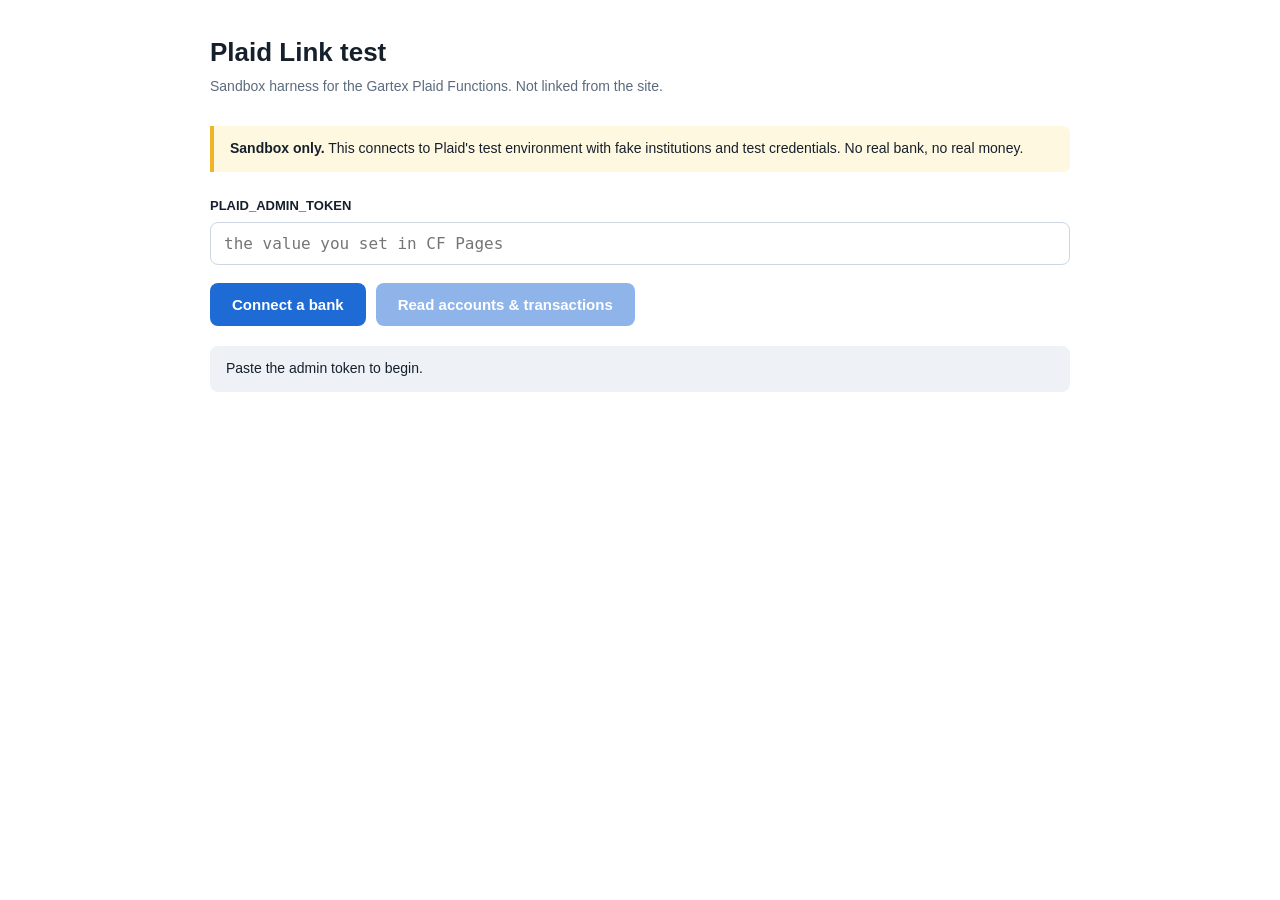
<file: tools/plaid-test.html>
<!DOCTYPE html>
<!--
  Plaid Link test harness — NOT linked from any page on the site.

  Intentionally parked in tools/ rather than deployed as a site page: this
  page holds an admin token in the browser and talks to the financial API.
  There is no index.html route to it from the marketing site, and the file is
  excluded from sitemap.xml.

  How to use:
    1. Open  /tools/plaid-test.html  in a browser.
    2. Paste the PLAID_ADMIN_TOKEN you set in CF Pages.
    3. Click "Connect a bank" -> Plaid Link opens -> pick a sandbox bank.
    4. Pick any test credentials Plaid lists (e.g. user_good / pass_good).
  Accounts/transactions that come back are Sandbox fakes, not real money.
-->
<html lang="en">
<head>
<meta charset="utf-8">
<meta name="viewport" content="width=device-width,initial-scale=1">
<meta name="robots" content="noindex,nofollow">
<title>Plaid Link test (Gartex)</title>
<style>
  body { font: 15px/1.55 -apple-system, BlinkMacSystemFont, "Segoe UI", sans-serif;
         max-width: 860px; margin: 0 auto; padding: 32px 24px; color: #16202c; }
  h1 { font-size: 26px; margin: 0 0 4px; }
  .sub { color: #5b6b7d; margin: 0 0 28px; font-size: 14px; }
  .warn { background: #fff8e1; border-left: 4px solid #f0b429; padding: 12px 16px;
          margin: 0 0 24px; border-radius: 0 6px 6px 0; font-size: 14px; }
  label { display: block; font-size: 13px; font-weight: 600; margin: 16px 0 6px; }
  input { width: 100%; box-sizing: border-box; padding: 11px 13px; font-size: 16px;
          border: 1px solid #cdd7e2; border-radius: 8px; font-family: ui-monospace, monospace; }
  button { margin-top: 18px; padding: 13px 22px; font-size: 15px; font-weight: 600;
           border: 0; border-radius: 8px; background: #1f6bd6; color: #fff; cursor: pointer; }
  button:disabled { opacity: .5; cursor: not-allowed; }
  .row { display: flex; gap: 10px; align-items: center; }
  #status { margin: 20px 0; padding: 12px 16px; border-radius: 8px; font-size: 14px;
            background: #eef2f7; white-space: pre-wrap; }
  #status.err { background: #fdecec; color: #96231f; }
  #status.ok { background: #e8f6ee; color: #1a6b3c; }
  pre { background: #16202c; color: #dfe8f2; padding: 16px; border-radius: 8px;
        overflow-x: auto; font-size: 12.5px; line-height: 1.5; }
  h2 { font-size: 17px; margin: 32px 0 10px; }
  table { border-collapse: collapse; width: 100%; font-size: 14px; }
  th, td { text-align: left; padding: 9px 10px; border-bottom: 1px solid #e3e9f0; }
  th { font-size: 12px; text-transform: uppercase; letter-spacing: .04em; color: #5b6b7d; }
  td.num { text-align: right; font-variant-numeric: tabular-nums; }
</style>
</head>
<body>

<h1>Plaid Link test</h1>
<p class="sub">Sandbox harness for the Gartex Plaid Functions. Not linked from the site.</p>

<div class="warn">
  <strong>Sandbox only.</strong> This connects to Plaid's test environment with
  fake institutions and test credentials. No real bank, no real money.
</div>

<label for="tok">PLAID_ADMIN_TOKEN</label>
<input id="tok" type="password" placeholder="the value you set in CF Pages" autocomplete="off">

<div class="row">
  <button id="linkBtn">Connect a bank</button>
  <button id="acctBtn" disabled>Read accounts &amp; transactions</button>
</div>

<div id="status">Paste the admin token to begin.</div>

<div id="out"></div>

<script src="https://cdn.plaid.com/link/v2/stable/link-initialize.js"></script>
<script>
const $ = (s) => document.querySelector(s);
let handler = null;

function say(msg, cls) {
  const el = $('#status');
  el.textContent = msg;
  el.className = cls || '';
}

function post(path, body) {
  return fetch(path, {
    method: 'POST',
    headers: { 'content-type': 'application/json', 'x-plaid-token': $('#tok').value.trim() },
    body: JSON.stringify(body || {}),
  }).then(async (r) => ({ status: r.status, body: await r.json().catch(() => ({})) }));
}

// Build the Link handler fresh per click — reusing a configured handler
// throws, and a stale one silently re-uses the previous session.
$('#linkBtn').addEventListener('click', async () => {
  const token = $('#tok').value.trim();
  if (!token) return say('Paste the admin token first.', 'err');

  $('#linkBtn').disabled = true;
  say('Requesting a Link token…');
  const r = await post('/api/plaid/link');

  if (r.status !== 200) {
    $('#linkBtn').disabled = false;
    return say('Could not start Link (HTTP ' + r.status + ')\n' +
                (r.body.error || '') + (r.body.detail ? '\n' + r.body.detail : ''), 'err');
  }

  say('Link token received — opening Plaid Link…');
  handler = window.Plaid.create({
    token: r.body.link_token,
    onSuccess: async (publicToken, meta) => {
      say('Bank linked. Exchanging token…', 'ok');
      const ex = await post('/api/plaid/exchange', { public_token: publicToken });
      if (ex.status !== 200) {
        return say('Exchange failed (HTTP ' + ex.status + ')\n' +
                    (ex.body.error || '') + (ex.body.detail ? '\n' + ex.body.detail : ''), 'err');
      }
      $('#acctBtn').disabled = false;
      say(ex.body.warning
            ? 'Linked, but WARNING:\n' + ex.body.warning
            : 'Linked and stored. Click "Read accounts & transactions".', 'ok');
      await loadAccounts();
    },
    onExit: (err) => {
      if (err) say('Link closed: ' + (err.display_message || err.error_code), 'err');
      $('#linkBtn').disabled = false;
      if (!$('#status').className) say('Link closed before finishing.');
    },
  });
  handler.open();
});

async function loadAccounts() {
  say('Reading accounts…');
  const r = await post('/api/plaid/accounts', { days: 30 });
  if (r.status !== 200) {
    return say('HTTP ' + r.status + '\n' + (r.body.error || '') +
                (r.body.detail ? '\n' + r.body.detail : ''), 'err');
  }
  const b = r.body;
  const money = (n) => n === null ? '—' : '$' + Number(n).toFixed(2);

  let html = '<h2>Accounts (' + b.accounts.length + ')</h2><table>' +
    '<tr><th>Name</th><th>Type</th><th>Mask</th><th>Available</th><th>Current</th></tr>';
  for (const a of b.accounts) {
    html += '<tr><td>' + esc(a.name) + '</td><td>' + esc(a.subtype || a.type) +
            '</td><td>' + esc(a.mask || '—') + '</td><td class="num">' + money(a.balances.available) +
            '</td><td class="num">' + money(a.balances.current) + '</td></tr>';
  }
  html += '</table>';

  html += '<h2>Recent transactions (' + b.transactions.length + ')</h2>';
  if (b.transactions_note) {
    html += '<div class="warn">Transactions unavailable: ' + esc(b.transactions_note) + '</div>';
  }
  html += '<table><tr><th>Date</th><th>Name</th><th>Category</th><th>Amount</th></tr>';
  for (const t of b.transactions) {
    html += '<tr><td>' + esc(t.date) + '</td><td>' + esc(t.name) +
            (t.pending ? ' <em>(pending)</em>' : '') + '</td><td>' + esc(t.category || '—') +
            '</td><td class="num">' + money(t.amount) + '</td></tr>';
  }
  html += '</table>';

  $('#out').innerHTML = html;
  say('item_id: ' + b.item_id + '  ·  linked: ' + (b.linked_at || '—'), 'ok');
}

$('#acctBtn').addEventListener('click', loadAccounts);

function esc(s) {
  return String(s == null ? '' : s).replace(/[&<>"']/g, (c) =>
    ({ '&': '&amp;', '<': '&lt;', '>': '&gt;', '"': '&quot;', "'": '&#39;' }[c]));
}
</script>
</body>
</html>
</file>
<file: styles.css>
/* ============================================
   Gartex Construction Company
   Clean, professional, construction-grade
   ============================================ */

:root {
  --color-bg: #ffffff;
  --color-surface: #f7f8fa;
  --color-text: #080808;
  --color-text-mid: #363636;
  --color-text-muted: #5a5a5a;
  --color-border: #e5e7eb;
  --color-border-strong: #d1d5db;

  --color-primary: #1f3a5f;      /* deep construction navy */
  --color-primary-dark: #152844;
  --color-accent: #c87f3a;        /* warm wood/steel accent */
  --color-accent-dark: #a96528;

  --radius: 6px;
  --radius-lg: 10px;

  --shadow-card: 0 1px 2px rgba(0,0,0,0.04), 0 4px 12px rgba(0,0,0,0.05);
  --shadow-hover: 0 2px 4px rgba(0,0,0,0.06), 0 12px 28px rgba(0,0,0,0.10);

  --container: 1200px;
}

* { box-sizing: border-box; margin: 0; padding: 0; }

html {
  scroll-behavior: smooth;
  /* offset smooth-scroll targets so the sticky header doesn't cover them */
  scroll-padding-top: 110px;
}

@media (prefers-reduced-motion: reduce) {
  html { scroll-behavior: auto; }
  *, *::before, *::after { animation-duration: 0.01ms !important; transition-duration: 0.01ms !important; }
}

body {
  font-family: 'Inter', system-ui, -apple-system, 'Segoe UI', Roboto, sans-serif;
  color: var(--color-text);
  background: var(--color-bg);
  line-height: 1.6;
  -webkit-font-smoothing: antialiased;
  -moz-osx-font-smoothing: grayscale;
}

img { max-width: 100%; display: block; }
a { color: inherit; text-decoration: none; }

.container {
  max-width: var(--container);
  margin: 0 auto;
  padding: 0 48px;          /* visible breathing room on both sides */
}

@media (max-width: 900px) {
  .container { padding: 0 32px; }
}
@media (max-width: 600px) {
  .container { padding: 0 24px; }
}
@media (max-width: 380px) {
  .container { padding: 0 20px; }
}

/* ===== Cursor ===== *
   Replace the default arrow with a framing nail graphic — rotated
   so the tip lands in the top-left at the same hot-point as the
   default OS cursor. The query string on the SVG is a cache-buster.
*/
html, body {
  cursor: url("assets/cursor/nail.svg?v=5") 7 7, auto;
}

/* Cursor: pointer overrides stay in place for clickable elements */

/* ===== Promo banner (top, full width) =====
   Cool-blue gradient: a brighter sky on the left fading to a deeper
   electric blue on the right. White semi-bold text. Sits above the
   sticky header; once you scroll past it, the header takes over.
   The whole row is a click target leading to the contact form. */
.promo-banner {
  position: relative;
  width: 100%;
  background: linear-gradient(90deg, #1e90ff 0%, #1f6bd6 50%, #124ea5 100%);
  color: #ffffff;
  font-family: 'Inter', -apple-system, BlinkMacSystemFont, system-ui, sans-serif;
  font-weight: 600;             /* Inter's semi-bold (between 500 and 700) */
  font-size: 16px;
  line-height: 1;
  letter-spacing: 0.01em;
  text-align: center;
  z-index: 110;                /* above the sticky header (which is 100) */
  box-shadow: 0 1px 0 rgba(255,255,255,0.08) inset, 0 1px 2px rgba(0,0,0,0.12);
}
.promo-banner-link {
  display: inline-flex;
  align-items: center;
  justify-content: center;
  gap: 14px;
  padding: 12px 48px 12px 16px;   /* room on the right for the close button */
  color: inherit;
  text-decoration: none;
  width: 100%;
  box-sizing: border-box;
  transition: background-color 0.18s ease;
}
.promo-banner-link:hover,
.promo-banner-link:focus-visible {
  background-color: rgba(255, 255, 255, 0.10);
  outline: none;
}
.promo-banner-text {
  font-weight: 600;
}
.promo-banner-cta {
  font-weight: 700;
  background: rgba(255, 255, 255, 0.18);
  padding: 4px 10px;
  border-radius: 999px;
  font-size: 13px;
  white-space: nowrap;
  letter-spacing: 0.02em;
}
.promo-banner-close {
  position: absolute;
  top: 50%;
  right: 12px;
  transform: translateY(-50%);
  background: transparent;
  border: 0;
  color: #ffffff;
  font-size: 22px;
  line-height: 1;
  cursor: pointer;
  padding: 4px 8px;
  border-radius: 4px;
  font-family: inherit;
  opacity: 0.85;
  transition: background-color 0.18s ease, opacity 0.18s ease;
}
.promo-banner-close:hover,
.promo-banner-close:focus-visible {
  background: rgba(255, 255, 255, 0.18);
  opacity: 1;
  outline: none;
}
/* Dismissed state — JS toggles `.is-hidden` */
.promo-banner.is-hidden { display: none; }

/* Mobile: tighten padding, drop the secondary "Book Now →" pill,
   keep the main message prominent. */
@media (max-width: 600px) {
  .promo-banner { font-size: 14px; }
  .promo-banner-link { padding: 10px 44px 10px 14px; gap: 10px; }
  .promo-banner-cta { font-size: 12px; padding: 3px 8px; }
  .promo-banner-close { right: 6px; font-size: 20px; }
}
/* Tiny screens: drop the pill entirely so the message fits cleanly */
@media (max-width: 380px) {
  .promo-banner-cta { display: none; }
}

/* ===== Header ===== */
.site-header {
  position: sticky;
  top: 0;
  z-index: 100;
  background: rgba(255,255,255,0.95);
  backdrop-filter: saturate(180%) blur(12px);
  border-bottom: 1px solid var(--color-border);
}

.nav {
  display: flex;
  align-items: center;
  justify-content: space-between;
  height: 72px;
}

.logo {
  display: flex;
  align-items: center;
  gap: 10px;
  font-weight: 700;
  letter-spacing: 0.04em;
  color: var(--color-text);
}

.logo-mark-img {
  width: 40px;
  height: 40px;
  display: block;
  border-radius: 4px;
  flex-shrink: 0;             /* never compress in tight nav */
}

.footer-brand .logo-mark-img {
  width: 44px;
  height: 44px;
}

.logo-text {
  font-size: 16px;
  letter-spacing: 0.06em;
}

.logo-thin {
  font-weight: 500;
  color: var(--color-text-muted);
  margin-left: 6px;
}

.nav-links {
  display: flex;
  gap: 32px;
  align-items: center;
  height: 100%;
}

.nav-links a {
  font-size: 14.5px;
  font-weight: 500;
  color: var(--color-text-mid);
  transition: color 0.15s;
  display: inline-flex;
  align-items: center;
  line-height: 1;
}

.nav-links a:hover { color: var(--color-text); }

/* Dropdown wrapper: fill the header height so its <a> can center
   vertically the same way plain links do. The dropdown panel itself
   is positioned below (top: 100%) so this doesn't affect its layout. */
.nav-item.has-dropdown {
  display: flex;
  align-items: center;
  height: 100%;
  position: relative;
}

.nav-cta { padding: 10px 18px; font-size: 14px; }

/* The "Get a Quote" link repeated inside the mobile menu — hidden on desktop */
.mobile-cta { display: none; }

.mobile-toggle {
  display: none;
  background: none;
  border: none;
  flex-direction: column;
  gap: 4px;
  cursor: pointer;
  padding: 8px;
}
.mobile-toggle span {
  width: 22px; height: 2px;
  background: var(--color-text);
}

/* ===== Buttons ===== */
.btn {
  display: inline-flex;
  align-items: center;
  justify-content: center;
  gap: 6px;
  padding: 14px 26px;
  font-family: inherit;
  font-size: 15px;
  font-weight: 600;
  border-radius: var(--radius);
  border: 1px solid transparent;
  cursor: pointer;
  transition: all 0.18s ease;
  white-space: nowrap;
}

.btn-primary {
  background: var(--color-primary);
  color: #fff;
  border-color: var(--color-primary);
}
/* !important guarantees white wins over any higher-specificity rule
   that may have crept in (e.g. .nav-links a { color: ... }). */
.btn-primary,
.btn-primary:visited {
  color: #fff !important;
}
.btn-primary:hover {
  background: var(--color-primary-dark);
  border-color: var(--color-primary-dark);
  transform: translateY(-1px);
}

.btn-secondary {
  background: transparent;
  color: var(--color-text);
  border-color: var(--color-border-strong);
}
.btn-secondary:hover {
  background: var(--color-surface);
  border-color: var(--color-text);
}

.btn-white {
  background: #fff;
  color: var(--color-primary);
  border-color: #fff;
}
.btn-white:hover {
  background: var(--color-surface);
  transform: translateY(-1px);
}

.btn-full { width: 100%; }

/* ===== Eyebrow ===== */
.eyebrow {
  display: inline-block;
  font-size: 12px;
  font-weight: 600;
  letter-spacing: 0.12em;
  text-transform: uppercase;
  color: var(--color-accent);
  margin-bottom: 20px;
}

.eyebrow-light {
  color: #f4c590;
}

/* ===== Hero (with video background) ===== */
.hero {
  position: relative;
  min-height: 92vh;
  display: flex;
  align-items: center;
  overflow: hidden;
  color: #fff;
  isolation: isolate;
}

.hero-video {
  position: absolute;
  inset: 0;
  width: 100%;
  height: 100%;
  object-fit: cover;
  z-index: -2;
}

.hero-overlay {
  position: absolute;
  inset: 0;
  background:
    linear-gradient(180deg, rgba(8,16,28,0.55) 0%, rgba(8,16,28,0.40) 45%, rgba(8,16,28,0.78) 100%),
    linear-gradient(90deg, rgba(8,16,28,0.55) 0%, rgba(8,16,28,0.15) 60%, rgba(8,16,28,0.10) 100%);
  z-index: -1;
}

.hero-content {
  padding: 140px 56px 100px;       /* extra horizontal padding so text never hugs the edges */
  width: 100%;
  max-width: var(--container);
  box-sizing: border-box;
}

@media (max-width: 900px) {
  .hero-content { padding: 110px 40px 80px; }
}
@media (max-width: 600px) {
  .hero-content { padding: 96px 28px 64px; }
}
@media (max-width: 380px) {
  .hero-content { padding: 80px 24px 56px; }
}

/* Inner column — left-aligned within the container, never wider than 720px
   so the title doesn't fill the column edge-to-edge on big screens. */
.hero-inner {
  max-width: 720px;
  width: 100%;
  /* left-aligned; no auto-centering (text reads more like a column / editorial) */
  margin-left: 0;
  margin-right: auto;
}

@media (max-width: 768px) {
  /* On phones, fill the container — sidebar padding handles sides */
  .hero-inner { max-width: 100%; }
}

.hero-title {
  font-size: clamp(28px, 3.4vw, 38px);  /* confident headline, leaves breathing room */
  font-weight: 700;
  line-height: 1.18;
  letter-spacing: -0.015em;
  margin-bottom: 18px;
  color: #fff;
}

.accent {
  color: #f4c590;
  position: relative;
}
/* `white-space: nowrap` was causing horizontal scroll on tiny screens */
.accent::after {
  content: '';
  position: absolute;
  bottom: 4px; left: 0; right: 0;
  height: 8px;
  background: rgba(200,127,58,0.45);
  z-index: -1;
  border-radius: 2px;
}

.hero-sub {
  font-size: 15.5px;
  line-height: 1.55;
  color: rgba(255,255,255,0.85);
  max-width: 480px;                   /* tight enough to wrap to 2 lines, not 4 */
  margin-bottom: 24px;
}

.hero-ctas {
  display: flex;
  gap: 10px;
  flex-wrap: wrap;
  align-items: flex-start;     /* don't stretch buttons to full column width */
  justify-content: flex-start; /* left-aligned, not stretched */
  margin-bottom: 48px;
}

.hero-ctas .btn {
  width: auto;                /* don't expand to fill flex column */
  flex: 0 0 auto;
}

/* Hero CTA — deep navy (matches .btn-primary nav button) with orange
   hover. The "light" name now means "light against the dark hero
   video/overlay". White text on a navy background pops against the
   hero video, and on hover swaps to the warm wood/orange accent
   (#c87f3a) for a clear interactive cue. */
.btn-light {
  background: var(--color-primary);
  color: #fff;
  border-color: var(--color-primary);
}
.btn-light:hover {
  background: var(--color-accent);
  border-color: var(--color-accent);
  color: #fff;
}

.btn-ghost {
  background: rgba(255,255,255,0.05);
  color: #fff;
  border-color: rgba(255,255,255,0.35);
  backdrop-filter: blur(4px);
}
.btn-ghost:hover {
  background: rgba(255,255,255,0.12);
  border-color: #fff;
}

.hero-stats {
  display: flex;
  gap: 36px;
  padding-top: 24px;
  border-top: 1px solid rgba(255,255,255,0.20);
  /* no max-width — aligns flush with .hero-inner column */
}

.stat strong {
  display: block;
  font-size: 36px;
  font-weight: 700;
  color: #fff;
  letter-spacing: -0.02em;
  line-height: 1;
}
.stat span {
  display: block;
  font-size: 13px;
  color: rgba(255,255,255,0.75);
  margin-top: 8px;
  letter-spacing: 0.04em;
  text-transform: uppercase;
  font-weight: 500;
}

.hero-scroll {
  position: absolute;
  bottom: 28px;
  left: 50%;
  transform: translateX(-50%);
  width: 26px;
  height: 42px;
  border: 2px solid rgba(255,255,255,0.45);
  border-radius: 14px;
  display: grid;
  place-items: start center;
  padding-top: 6px;
  transition: border-color 0.2s;
}
.hero-scroll:hover { border-color: #fff; }
.hero-scroll span {
  width: 3px;
  height: 8px;
  background: #fff;
  border-radius: 2px;
  animation: scroll-dot 1.6s ease-in-out infinite;
}
@keyframes scroll-dot {
  0%   { transform: translateY(0); opacity: 1; }
  60%  { transform: translateY(14px); opacity: 0; }
  100% { transform: translateY(0); opacity: 1; }
}

/* ===== Section ===== */
.section {
  padding: 100px 0;
}

.section-title {
  font-size: clamp(28px, 4vw, 44px);
  font-weight: 700;
  line-height: 1.15;
  letter-spacing: -0.02em;
  max-width: 760px;
  margin-bottom: 16px;
}

.section-sub {
  font-size: 18px;
  color: var(--color-text-muted);
  max-width: 680px;
  margin-bottom: 56px;
}

/* ===== Services ===== */
.services-grid {
  display: grid;
  grid-template-columns: repeat(auto-fit, minmax(300px, 1fr));
  gap: 24px;
}

.service-card {
  background: var(--color-bg);
  border: 1px solid var(--color-border);
  border-radius: var(--radius-lg);
  padding: 36px 32px;
  transition: all 0.2s ease;
}

.service-card:hover {
  border-color: var(--color-primary);
  box-shadow: var(--shadow-hover);
  transform: translateY(-2px);
}

.service-icon {
  width: 56px; height: 56px;
  background: linear-gradient(135deg, var(--color-primary), var(--color-primary-dark));
  border-radius: var(--radius);
  display: grid;
  place-items: center;
  font-size: 26px;
  margin-bottom: 24px;
}

.service-card h3 {
  font-size: 22px;
  font-weight: 600;
  margin-bottom: 12px;
  letter-spacing: -0.01em;
}

.service-card p {
  color: var(--color-text-muted);
  font-size: 15.5px;
  margin-bottom: 20px;
}

.service-list {
  list-style: none;
  display: flex;
  flex-direction: column;
  gap: 8px;
}

.service-list li {
  font-size: 14px;
  color: var(--color-text-mid);
  padding-left: 22px;
  position: relative;
}

.service-list li::before {
  content: '→';
  position: absolute;
  left: 0;
  color: var(--color-accent);
  font-weight: 600;
}

/* ===== About ===== */
.about {
  background: var(--color-surface);
  border-top: 1px solid var(--color-border);
  border-bottom: 1px solid var(--color-border);
}

.about-grid {
  display: grid;
  grid-template-columns: 1.4fr 1fr;
  gap: 64px;
  align-items: center;
}

.about-content p {
  font-size: 16.5px;
  color: var(--color-text-mid);
  margin-bottom: 16px;
}

.about-features {
  margin-top: 32px;
  display: flex;
  flex-direction: column;
  gap: 18px;
}

.about-feature {
  display: flex;
  flex-direction: column;
  gap: 2px;
}

.about-feature strong {
  font-size: 15px;
  font-weight: 600;
  color: var(--color-text);
}

.about-feature span {
  font-size: 14.5px;
  color: var(--color-text-muted);
}

.visual-card {
  background: linear-gradient(135deg, var(--color-primary), var(--color-primary-dark));
  color: #fff;
  padding: 56px 40px;
  border-radius: var(--radius-lg);
  text-align: center;
  position: relative;
  overflow: hidden;
}

.visual-card::before {
  content: '';
  position: absolute;
  top: -40px; right: -40px;
  width: 200px; height: 200px;
  background: rgba(200,127,58,0.18);
  border-radius: 50%;
}

.visual-big {
  font-size: 96px;
  font-weight: 700;
  letter-spacing: -0.04em;
  line-height: 1;
  position: relative;
}

.visual-label {
  margin-top: 12px;
  font-size: 16px;
  opacity: 0.9;
  position: relative;
}

/* ===== Service Areas ===== */
.service-areas {
  background: var(--color-surface);
  border-top: 1px solid var(--color-border);
  border-bottom: 1px solid var(--color-border);
}

.areas-header {
  display: grid;
  grid-template-columns: 1fr 1fr;
  gap: 48px;
  align-items: end;
  margin-bottom: 48px;
}

.areas-sub {
  margin-bottom: 0;
}

.areas-grid {
  list-style: none;
  display: grid;
  grid-template-columns: repeat(auto-fit, minmax(160px, 1fr));
  gap: 12px;
}

.areas-grid li {
  background: #fff;
  border: 1px solid var(--color-border);
  border-radius: var(--radius);
  padding: 16px 20px;
  font-size: 15px;
  font-weight: 500;
  color: var(--color-text-mid);
  text-align: center;
  transition: all 0.15s;
}

.areas-grid li:hover {
  border-color: var(--color-primary);
  color: var(--color-primary);
  transform: translateY(-1px);
}

/* ===== Projects gallery ===== */
.projects {
  background: var(--color-bg);
}

.projects-grid {
  display: grid;
  grid-template-columns: repeat(2, 1fr);
  gap: 24px;
}

.project-card {
  position: relative;
  overflow: hidden;
  border-radius: var(--radius-lg);
  aspect-ratio: 4 / 3;
  background: var(--color-surface);
  cursor: pointer;
}

.project-card-large {
  grid-column: 1 / -1;
  aspect-ratio: 21 / 9;
}

.project-card img {
  width: 100%;
  height: 100%;
  object-fit: cover;
  transition: transform 0.6s ease;
}

.project-card:hover img {
  transform: scale(1.05);
}

.project-card figcaption {
  position: absolute;
  inset: 0;
  display: flex;
  flex-direction: column;
  justify-content: flex-end;
  padding: 28px;
  background: linear-gradient(180deg, rgba(8,16,28,0) 40%, rgba(8,16,28,0.85) 100%);
  color: #fff;
  pointer-events: none;
}

.project-card .tag {
  display: inline-block;
  align-self: flex-start;
  background: rgba(255,255,255,0.15);
  backdrop-filter: blur(6px);
  border: 1px solid rgba(255,255,255,0.25);
  color: #fff;
  padding: 4px 10px;
  font-size: 11px;
  font-weight: 600;
  letter-spacing: 0.08em;
  text-transform: uppercase;
  border-radius: 999px;
  margin-bottom: 12px;
}

.project-card h3 {
  font-size: 22px;
  font-weight: 600;
  letter-spacing: -0.01em;
  margin-bottom: 4px;
}

.project-card p {
  font-size: 14px;
  color: rgba(255,255,255,0.8);
}

/* ===== Process ===== */
.process-grid {
  display: grid;
  grid-template-columns: repeat(auto-fit, minmax(220px, 1fr));
  gap: 32px;
}

.process-step {
  padding: 28px 0;
  border-top: 2px solid var(--color-primary);
}

.step-num {
  font-size: 14px;
  font-weight: 600;
  color: var(--color-accent);
  letter-spacing: 0.1em;
  margin-bottom: 16px;
}

.process-step h3 {
  font-size: 20px;
  font-weight: 600;
  margin-bottom: 10px;
}

.process-step p {
  color: var(--color-text-muted);
  font-size: 15px;
}

/* ===== CTA Band ===== */
.cta-band {
  background: linear-gradient(135deg, var(--color-primary), var(--color-primary-dark));
  color: #fff;
  padding: 60px 0;
}

.cta-inner {
  display: flex;
  justify-content: space-between;
  align-items: center;
  gap: 32px;
  flex-wrap: wrap;
}

.cta-inner h2 {
  font-size: 28px;
  font-weight: 600;
  letter-spacing: -0.01em;
  margin-bottom: 6px;
}

.cta-inner p {
  opacity: 0.85;
  font-size: 16px;
}

/* ===== Contact ===== */
.contact {
  /* Light, near-white background across the whole section — the navy
     sits only behind the form card, not under the contact info. */
  background: var(--color-surface);
}

/* Navy gradient lives behind ONLY the form card, not under the
   contact-info column. Implemented as a padding-box on the right
   column plus a negative-margin banner so the navy wraps the form
   (and the map below it) without bleeding into the left column. */
.contact-right {
  position: relative;
  padding: 32px;
  border-radius: var(--radius-lg);
  /* Navy gradient + blueprint grid behind the form only */
  background:
    radial-gradient(ellipse at top right, rgba(31, 107, 214, 0.32) 0%, transparent 55%),
    radial-gradient(ellipse at bottom left, rgba(200, 127, 58, 0.12) 0%, transparent 50%),
    linear-gradient(180deg, var(--color-primary) 0%, var(--color-primary-dark) 100%);
  color: #ffffff;
  overflow: hidden;
}
.contact-right::before {
  /* Subtle blueprint grid pattern — sits behind the form card */
  content: '';
  position: absolute;
  inset: 0;
  background-image:
    linear-gradient(rgba(255,255,255,0.04) 1px, transparent 1px),
    linear-gradient(90deg, rgba(255,255,255,0.04) 1px, transparent 1px);
  background-size: 56px 56px;
  pointer-events: none;
  border-radius: var(--radius-lg);
}
.contact-right > * { position: relative; z-index: 1; }

/* "Contact Form" heading above the white form card. Sits on the navy
   backdrop so it reads in white; centered to anchor the form. */
.form-heading {
  text-align: center;
  font-size: clamp(34px, 4vw, 48px);
  font-weight: 700;
  color: #ffffff;
  letter-spacing: -0.02em;
  margin: 4px 4px 24px;
  padding-bottom: 18px;
  border-bottom: 1px solid rgba(255,255,255,0.16);
}
/* Map card sits on the same navy backdrop — give it a slight lift */
.contact-right .map-card {
  border-color: rgba(255,255,255,0.15);
  box-shadow: 0 8px 24px rgba(8, 16, 28, 0.35);
}

.contact-grid {
  display: grid;
  grid-template-columns: 1fr 1.2fr;
  gap: 64px;
}

.contact-info p {
  color: var(--color-text-mid);
  font-size: 16.5px;
  margin-bottom: 32px;
  max-width: 440px;
}

.contact-list {
  display: flex;
  flex-direction: column;
  gap: 20px;
}

.contact-item {
  display: flex;
  flex-direction: column;
  gap: 4px;
  padding: 16px 0;
  border-top: 1px solid var(--color-border);
}
.contact-item:last-child { border-bottom: 1px solid var(--color-border); }

.contact-item strong {
  font-size: 13px;
  font-weight: 600;
  color: var(--color-text);
  letter-spacing: 0.04em;
  text-transform: uppercase;
}

.contact-item span {
  font-size: 16px;
  color: var(--color-text-mid);
}

.contact-item a {
  color: inherit;
  text-decoration: none;
  border-bottom: 1px solid transparent;
  transition: border-color 0.15s, color 0.15s;
}

.contact-item a:hover {
  color: var(--color-primary);
  border-bottom-color: var(--color-accent);
}

.contact-right {
  display: flex;
  flex-direction: column;
  gap: 20px;
}

.map-card {
  border-radius: var(--radius-lg);
  overflow: hidden;
  border: 1px solid var(--color-border);
  box-shadow: var(--shadow-card);
}

.form-note {
  font-size: 12.5px;
  color: var(--color-text-muted);
  margin-top: 10px;
  text-align: center;
}
.form-note.is-success { color: var(--color-primary); font-weight: 600; }
.form-note.is-error { color: #b91c1c; font-weight: 600; }

/* Honeypot field — keep it in the DOM but invisible to humans and
   screen readers so bots that auto-fill every input get caught. */
.hp {
  position: absolute !important;
  left: -10000px !important;
  width: 1px !important;
  height: 1px !important;
  overflow: hidden !important;
}

.contact-form {
  /* Subtle vertical gradient (white → very pale cool blue) — pulls
     double duty: visually lifts the card off the page background and
     ties it to the same cool palette used by the promo banner. */
  background: linear-gradient(180deg, #ffffff 0%, #f4f8ff 100%);
  border: 1px solid #dce7f5;
  border-radius: var(--radius-lg);
  padding: 36px;
  display: flex;
  flex-direction: column;
  gap: 18px;
  /* Stronger shadow on the navy backdrop so the white card pops. */
  box-shadow:
    0 4px 12px rgba(8, 16, 28, 0.18),
    0 16px 40px rgba(8, 16, 28, 0.25);
}

.form-row {
  display: grid;
  grid-template-columns: 1fr 1fr;
  gap: 18px;
}

.form-field {
  display: flex;
  flex-direction: column;
  gap: 6px;
}

.form-field label {
  font-size: 13px;
  font-weight: 600;
  /* Navy labels — gives the form a clear hierarchy and matches the
     rest of the brand typography. */
  color: var(--color-primary);
  letter-spacing: 0.02em;
}

/* "(optional)" marker next to a label — de-emphasised so it doesn't
   compete with the field's own label. */
.form-field label .opt {
  font-weight: 500;
  color: #7a8aa3;
  text-transform: none;
  letter-spacing: 0;
}

/* Service <select> — matches the text inputs exactly, with a chevron. */
.form-field select {
  font-family: inherit;
  font-size: 16px;          /* 16px+ prevents iOS Safari from auto-zooming on focus */
  padding: 12px 14px;
  border: 1px solid #dce7f5;
  border-radius: var(--radius);
  background: #fafcff;
  color: var(--color-text);
  transition: border-color 0.15s, box-shadow 0.15s, background-color 0.15s;
  width: 100%;
  -webkit-appearance: none;
  appearance: none;
  background-image: url("data:image/svg+xml,%3Csvg xmlns='http://www.w3.org/2000/svg' width='14' height='9' viewBox='0 0 14 9'%3E%3Cpath d='M1 1l6 6 6-6' stroke='%231e90ff' stroke-width='2' fill='none' stroke-linecap='round' stroke-linejoin='round'/%3E%3C/svg%3E");
  background-repeat: no-repeat;
  background-position: right 14px center;
  padding-right: 40px;
  cursor: pointer;
}

.form-field select:hover:not(:focus) {
  border-color: #b9d0ec;
}

.form-field select:focus {
  outline: none;
  border-color: var(--color-accent);
  background-color: #ffffff;
  box-shadow: 0 0 0 3px rgba(30, 144, 255, 0.12);
}

.form-field select:invalid,
.form-field select option[value=""] {
  color: #7a8aa3;
}

.form-field input,
.form-field textarea {
  font-family: inherit;
  font-size: 16px;          /* 16px+ prevents iOS Safari from auto-zooming on focus */
  padding: 12px 14px;
  /* Cool blue-gray border — softer than the neutral gray, but still
     feels like a field outline. */
  border: 1px solid #dce7f5;
  border-radius: var(--radius);
  background: #fafcff;       /* very faint blue tint inside the field */
  color: var(--color-text);
  transition: border-color 0.15s, box-shadow 0.15s, background-color 0.15s;
  width: 100%;
  -webkit-appearance: none;
  appearance: none;
}

.form-field input::placeholder,
.form-field textarea::placeholder {
  color: #7a8aa3;            /* muted slate-blue — feels in-palette even
                                before the user starts typing */
  opacity: 1;                /* override Firefox's lower default opacity */
}

.form-field input:hover:not(:focus),
.form-field textarea:hover:not(:focus) {
  border-color: #c2d2ea;     /* lift the border slightly on hover */
}

.form-field input:focus,
.form-field textarea:focus {
  outline: none;
  /* Brighter banner-blue border on focus, with a soft glow that
     matches the promo banner's mid-stop. */
  border-color: #1f6bd6;
  background: #ffffff;       /* solidify the field on focus */
  box-shadow: 0 0 0 4px rgba(31, 107, 214, 0.18);
}

.form-field textarea {
  resize: vertical;
  min-height: 120px;
}

/* Submit button — same navy as the rest of the site, but the hover
   state picks up the brighter banner blue for visual continuity with
   the CTA. The .btn-primary base style is reused (inherited from
   styles.css above the contact block). */
.contact-form .btn-primary {
  margin-top: 6px;
}
.contact-form .btn-primary:hover {
  background: linear-gradient(180deg, #1f6bd6 0%, #1a4f9e 100%);
  border-color: transparent;
}

/* ===== Footer ===== */
.site-footer {
  background: #0e1623;
  color: #cbd5e1;
  padding: 48px 0;
}

.footer-inner {
  display: flex;
  justify-content: space-between;
  align-items: flex-start;
  gap: 32px;
  flex-wrap: wrap;
}

.footer-brand .logo {
  color: #fff;
  margin-bottom: 12px;
}

.footer-brand p {
  font-size: 14px;
  color: #94a3b8;
  max-width: 320px;
}

.footer-meta {
  text-align: right;
  font-size: 13.5px;
  color: #94a3b8;
}

.footer-meta p { margin-bottom: 4px; }

.footer-meta a {
  color: #cbd5e1;
  text-decoration: none;
  border-bottom: 1px solid transparent;
  transition: color 0.15s, border-color 0.15s;
}

.footer-meta a:hover {
  color: #fff;
  border-bottom-color: var(--color-accent);
}

/* =========================================================
   RESPONSIVE
   Breakpoints (max-width):
     1100px — medium desktop / small laptop       (nav tightening)
     768px  — tablet                               (most stacks)
     600px  — large phone                          (touch targets, type)
     380px  — small phone (iPhone SE, older Androids)
   ========================================================= */

@media (max-width: 1100px) {
  .nav-links { gap: 24px; }
}

/* ---------- Tablet / mobile (≤ 900px) ---------- */
@media (max-width: 900px) {
  /* ---- Header / nav ---- */
  .site-header { z-index: 100; }
  .nav { position: relative; height: 64px; }

  /* Full-viewport drawer that slides down from the header.
     Covers the hero so the menu is always readable. */
  .nav-links {
    position: fixed;
    top: 64px; left: 0; right: 0;
    flex-direction: column;
    align-items: stretch;
    gap: 0;
    background: #ffffff;
    border-top: 1px solid var(--color-border);
    border-bottom: 1px solid var(--color-border);
    padding: 0;
    margin: 0;
    height: calc(100vh - 64px);
    max-height: calc(100vh - 64px);
    overflow-y: auto;
    overflow-x: hidden;
    pointer-events: none;
    opacity: 0;
    transform: translateY(-8px);
    transition: opacity 0.22s ease, transform 0.22s ease;
    box-shadow: 0 16px 32px rgba(8,16,28,0.10);
    z-index: 99;
  }
  .nav-links.open {
    opacity: 1;
    transform: translateY(0);
    pointer-events: auto;
  }

  /* Reset all child wrappers so each link is its own row */
  .nav-links > * {
    width: 100%;
    display: block;
  }
  .nav-item.has-dropdown {
    display: block;
    height: auto;
    border-bottom: 1px solid var(--color-border);
  }

  /* Top-level links: full-width rows, easy tap targets */
  .nav-links a {
    display: flex;
    align-items: center;
    justify-content: flex-start;
    padding: 18px 24px;
    border-bottom: 1px solid var(--color-border);
    font-size: 16.5px;
    font-weight: 500;
    color: var(--color-text);
    min-height: 56px;
    line-height: 1.3;
  }
  .nav-links a:last-child { border-bottom: none; }

  /* Services row gets a caret that rotates when the dropdown opens */
  .nav-drop-toggle {
    position: relative;
    padding-right: 56px;
  }
  .nav-drop-toggle::after {
    content: '';
    position: absolute;
    right: 24px;
    top: 50%;
    width: 10px; height: 10px;
    border-right: 2px solid var(--color-primary);
    border-bottom: 2px solid var(--color-primary);
    transform: translateY(-70%) rotate(45deg);
    transition: transform 0.22s ease;
    pointer-events: none;
  }
  .nav-item.has-dropdown.open > .nav-drop-toggle::after {
    transform: translateY(-30%) rotate(-135deg);
  }

  /* Dropdown panel: nested inline list (NOT absolute). Stays in flow.
     Use `!important` on a few properties to defeat the desktop dropdown
     rules later in the file (same specificity → source order wins). */
  .nav-links .nav-dropdown {
    position: static !important;
    transform: none !important;
    min-width: 0;
    width: 100%;
    background: var(--color-surface);
    border: none;
    border-top: 1px solid var(--color-border);
    border-radius: 0;
    box-shadow: none;
    padding: 0;
    display: block;
    opacity: 1 !important;
    visibility: visible !important;
    pointer-events: auto;
    transition: max-height 0.25s ease;
    max-height: 0;
    overflow: hidden;
  }
  .nav-links .nav-dropdown::before { display: none !important; }
  .nav-item.has-dropdown.open > .nav-dropdown {
    max-height: 320px !important;
  }
  .nav-dropdown a {
    padding: 14px 24px 14px 40px;
    font-size: 15px;
    color: var(--color-text-mid);
    border-bottom: 1px solid var(--color-border);
    background: transparent;
    min-height: 48px;
  }
  .nav-dropdown a:last-child { border-bottom: none; }
  .nav-dropdown a:hover {
    background: #fff;
    color: var(--color-primary);
  }

  /* Bring the primary CTA INTO the open menu, since the desktop one is hidden.
     Width uses calc so 20px gutters on both sides come out even at any
     phone width — never crops past the screen edge. The block wrapper
     centers it horizontally inside the drawer. */
  .nav-cta { display: none; }
  .nav-links a.mobile-cta {
    align-self: stretch;
    width: calc(100% - 40px);
    box-sizing: border-box;
    margin: 20px 20px 28px;
    padding: 14px 22px;
    text-align: center;
    justify-content: center;
    border-bottom: none;
    border-radius: var(--radius);
    color: #fff;
    background: var(--color-primary);
    font-weight: 600;
    font-size: 15.5px;
    letter-spacing: 0.01em;
    min-height: 52px;
    /* Override the generic .nav-links > * { width: 100%; display: block }
       above — that rule would otherwise make the link 100% and add 20px
       margins on top, pushing it 40px past the right edge. */
    max-width: calc(100% - 40px);
  }
  .nav-links a.mobile-cta:hover { background: var(--color-accent); }

  .mobile-toggle {
    display: flex;
    width: 44px; height: 44px;
    align-items: center; justify-content: center;
  }
  .mobile-toggle span {
    transition: transform 0.25s ease, opacity 0.2s ease;
    transform-origin: center;
  }
  .mobile-toggle.is-open span:nth-child(1) { transform: translateY(6px) rotate(45deg); }
  .mobile-toggle.is-open span:nth-child(2) { opacity: 0; }
  .mobile-toggle.is-open span:nth-child(3) { transform: translateY(-6px) rotate(-45deg); }

  /* Disable the desktop hover-open behavior on mobile */
  .nav-item.has-dropdown:hover > .nav-dropdown,
  .nav-item.has-dropdown:focus-within > .nav-dropdown {
    max-height: 0;
  }
  .nav-item.has-dropdown.open:hover > .nav-dropdown,
  .nav-item.has-dropdown.open:focus-within > .nav-dropdown {
    max-height: 320px;
  }

  /* ---- Hero ---- */
  .hero { min-height: 80vh; }
  .hero-stats { gap: 32px; flex-wrap: wrap; }
  .hero-ctas { margin-bottom: 56px; }

  /* ---- Sections ---- */
  .section { padding: 72px 0; }

  /* ---- Projects (was 2 col → 1 col) ---- */
  .projects-grid { grid-template-columns: 1fr; gap: 16px; }
  .project-card-large { aspect-ratio: 16 / 10; }
  .project-card { aspect-ratio: 4 / 3; }
  .project-card figcaption { padding: 20px; }
  .project-card h3 { font-size: 18px; }

  /* ---- About + contact stacks ---- */
  .about-grid,
  .contact-grid {
    grid-template-columns: 1fr;
    gap: 48px;
  }

  /* ---- Service areas header stacks ---- */
  .areas-header { grid-template-columns: 1fr; gap: 16px; align-items: start; }

  /* ---- Form ---- */
  .form-row { grid-template-columns: 1fr; }
  .contact-form { padding: 28px; }

  /* ---- CTA band ---- */
  .cta-inner {
    flex-direction: column;
    align-items: flex-start;
    gap: 20px;
  }
  .cta-inner .btn { width: 100%; }
  .cta-band { padding: 48px 0; }

  /* ---- Footer ---- */
  .footer-inner {
    flex-direction: column;
    align-items: flex-start;
    gap: 24px;
  }
  .footer-meta { text-align: left; }
}

/* ---------- Large phone (≤ 600px) ---------- */
@media (max-width: 600px) {
  html { scroll-padding-top: 96px; }

  /* Container padding handled by .container base + responsive at 900/600/380 */

  /* Hero */
  .hero { min-height: 75vh; }
  .hero-ctas { flex-direction: column; align-items: stretch; gap: 10px; }
  .hero-ctas .btn { width: 100%; }
  .hero-stats { gap: 24px 28px; }
  .stat strong { font-size: 30px; }

  /* Sections tighter */
  .section { padding: 56px 0; }

  /* Service cards */
  .service-card { padding: 28px 22px; }
  .service-icon { width: 48px; height: 48px; font-size: 22px; margin-bottom: 18px; }

  /* About visual */
  .visual-card { padding: 40px 24px; }
  .visual-big { font-size: 72px; }

  /* Areas chips — 2-column on phones for balance */
  .areas-grid { grid-template-columns: repeat(2, 1fr); gap: 10px; }
  .areas-grid li { padding: 12px 14px; font-size: 14px; }

  /* Maps */
  .map-card iframe { height: 240px !important; }
}

/* ---------- Small phone (≤ 380px) ---------- */
@media (max-width: 380px) {
  .hero-stats { gap: 18px 22px; }
  .stat strong { font-size: 26px; }
  .stat span { font-size: 11.5px; }

  .section-title { font-size: clamp(24px, 7vw, 32px); }
  .contact-form { padding: 20px; }

  .btn { padding: 13px 18px; font-size: 14.5px; }
}
/* =========================================================
   SUBPAGE LAYOUTS (framing-houston/ etc.)
   Reuses tokens above — navy + gold, same card/btn language
   ========================================================= */

/* Subpage hero — image + dark navy overlay, left-aligned copy */
.subhero {
  position: relative;
  min-height: 62vh;
  display: flex;
  align-items: flex-end;
  overflow: hidden;
  color: #fff;
  isolation: isolate;
}
.subhero-bg {
  position: absolute;
  inset: 0;
  width: 100%;
  height: 100%;
  object-fit: cover;
  z-index: -2;
}
.subhero-overlay {
  position: absolute;
  inset: 0;
  background:
    linear-gradient(180deg, rgba(8,16,28,0.45) 0%, rgba(8,16,28,0.55) 55%, rgba(8,16,28,0.82) 100%),
    linear-gradient(90deg, rgba(8,16,28,0.55) 0%, rgba(8,16,28,0.15) 60%, rgba(8,16,28,0.05) 100%);
  z-index: -1;
}
.subhero-content {
  width: 100%;
  padding-top: 120px;
  padding-bottom: 72px;
}
.crumbs {
  font-size: 13px;
  color: rgba(255,255,255,0.65);
  margin-bottom: 22px;
  letter-spacing: 0.02em;
}
.crumbs a {
  color: rgba(255,255,255,0.85);
  border-bottom: 1px solid transparent;
  transition: border-color 0.15s, color 0.15s;
}
.crumbs a:hover { color: #fff; border-bottom-color: var(--color-accent); }
.subhero-title {
  font-size: clamp(30px, 4vw, 48px);
  font-weight: 700;
  line-height: 1.12;
  letter-spacing: -0.02em;
  max-width: 760px;
  margin-bottom: 18px;
  color: #fff;
}
.subhero-sub {
  font-size: 16.5px;
  line-height: 1.55;
  color: rgba(255,255,255,0.85);
  max-width: 560px;
  margin-bottom: 28px;
}

/* Narrow reading column for the intro copy */
.content-narrow { max-width: 780px; }
.content-narrow p {
  font-size: 16.5px;
  color: var(--color-text-mid);
  margin-bottom: 16px;
}

/* Image + checklist split block */
.split-media {
  display: grid;
  grid-template-columns: 1.1fr 1fr;
  gap: 56px;
  align-items: center;
  margin: 72px 0;
}
.split-figure {
  border-radius: var(--radius-lg);
  overflow: hidden;
  box-shadow: var(--shadow-hover);
}
.split-figure img {
  width: 100%;
  height: 100%;
  object-fit: cover;
  aspect-ratio: 4 / 3;
  transition: transform 0.6s ease;
}
.split-figure:hover img { transform: scale(1.03); }
.split-title {
  font-size: clamp(24px, 3vw, 32px);
  font-weight: 700;
  letter-spacing: -0.015em;
  margin-bottom: 20px;
}
.checklist {
  list-style: none;
  display: flex;
  flex-direction: column;
  gap: 12px;
  margin-bottom: 28px;
}
.checklist li {
  font-size: 15.5px;
  color: var(--color-text-mid);
  padding-left: 30px;
  position: relative;
}
.checklist li::before {
  content: '✓';
  position: absolute;
  left: 0;
  top: -1px;
  width: 20px;
  height: 20px;
  display: grid;
  place-items: center;
  background: linear-gradient(135deg, var(--color-primary), var(--color-primary-dark));
  color: #f4c590;
  font-size: 12px;
  font-weight: 700;
  border-radius: 5px;
}

/* FAQ — native <details>, no JS needed */
.faq-section { background: var(--color-surface); border-top: 1px solid var(--color-border); border-bottom: 1px solid var(--color-border); }
.faq { display: flex; flex-direction: column; gap: 12px; margin-top: 8px; }
.faq details {
  background: #fff;
  border: 1px solid var(--color-border);
  border-radius: var(--radius-lg);
  padding: 20px 24px;
  transition: border-color 0.15s ease;
}
.faq details[open] { border-color: var(--color-primary); box-shadow: var(--shadow-card); }
.faq summary {
  font-size: 16.5px;
  font-weight: 600;
  color: var(--color-text);
  cursor: pointer;
  list-style: none;
  position: relative;
  padding-right: 36px;
}
.faq summary::-webkit-details-marker { display: none; }
.faq summary::after {
  content: '+';
  position: absolute;
  right: 0;
  top: 50%;
  transform: translateY(-50%);
  width: 26px;
  height: 26px;
  display: grid;
  place-items: center;
  border-radius: 50%;
  border: 1px solid var(--color-border-strong);
  color: var(--color-primary);
  font-weight: 600;
  font-size: 17px;
  line-height: 1;
  transition: transform 0.2s ease, background-color 0.2s ease, color 0.2s ease;
}
.faq details[open] summary::after {
  content: '–';
  background: var(--color-primary);
  border-color: var(--color-primary);
  color: #fff;
}
.faq details p {
  margin-top: 14px;
  font-size: 15.5px;
  color: var(--color-text-muted);
}

/* Process block spacing on subpages */
.process-block { margin-top: 72px; }
.process-block .section-title { margin-bottom: 40px; }

/* CTA band actions stack on the right */
.cta-actions { display: flex; gap: 12px; flex-wrap: wrap; }

/* Footer self-link to the service page (helps internal linking) */
.footer-self {
  display: inline-block;
  margin-top: 10px;
  font-size: 13.5px;
  color: #94a3b8;
  border-bottom: 1px solid transparent;
  transition: color 0.15s, border-color 0.15s;
}
.footer-self:hover { color: #f4c590; border-bottom-color: var(--color-accent); }

/* Subpage responsive */
@media (max-width: 900px) {
  .subhero { min-height: 56vh; }
  .subhero-content { padding-top: 100px; padding-bottom: 56px; }
  .split-media { grid-template-columns: 1fr; gap: 32px; margin: 56px 0; }
  .process-block { margin-top: 56px; }
}
@media (max-width: 600px) {
  .subhero { min-height: 64vh; }
  .subhero-content { padding-bottom: 48px; }
  .subhero-sub { font-size: 15.5px; }
  .faq details { padding: 16px 18px; }
  .cta-actions { flex-direction: column; width: 100%; }
  .cta-actions .btn { width: 100%; }
}

/* Service card deep-link to the matching SEO subpage */
.service-link {
  display: inline-block;
  margin-top: 18px;
  font-size: 14px;
  font-weight: 600;
  color: var(--color-primary);
  border-bottom: 1px solid transparent;
  transition: color 0.15s, border-color 0.15s;
}
.service-link:hover { color: var(--color-accent); border-bottom-color: var(--color-accent); }

/* =========================================================
   NAV DROPDOWN — Services tab shows all 3 service pages
   ========================================================= */
.nav-item { position: relative; }
.nav-drop-toggle { cursor: pointer; }
.nav-dropdown {
  position: absolute;
  top: 100%;
  left: 50%;
  transform: translate(-50%, 8px);
  min-width: 240px;
  background: #ffffff;
  border: 1px solid var(--color-border);
  border-radius: var(--radius-lg);
  box-shadow: 0 12px 32px rgba(8,16,28,0.10), 0 2px 4px rgba(8,16,28,0.04);
  padding: 10px;
  display: flex;
  flex-direction: column;
  gap: 2px;
  opacity: 0;
  visibility: hidden;
  pointer-events: none;
  transition: opacity 0.16s ease, transform 0.16s ease, visibility 0.16s;
  z-index: 90;
}
.nav-dropdown::before {
  content: '';
  position: absolute;
  top: -6px;
  left: 50%;
  transform: translateX(-50%) rotate(45deg);
  width: 12px;
  height: 12px;
  background: #ffffff;
  border-top: 1px solid var(--color-border);
  border-left: 1px solid var(--color-border);
}
.nav-dropdown a {
  font-size: 14px;
  color: var(--color-text-mid);
  padding: 10px 14px;
  border-radius: var(--radius);
  white-space: nowrap;
  transition: background-color 0.12s, color 0.12s;
}
.nav-dropdown a:hover {
  background: var(--color-surface);
  color: var(--color-primary);
}
@media (min-width: 901px) {
  .nav-item.has-dropdown:hover > .nav-dropdown,
  .nav-item.has-dropdown:focus-within > .nav-dropdown {
    opacity: 1;
    visibility: visible;
    pointer-events: auto;
    transform: translate(-50%, 4px);
  }
}

/* =========================================================
   TRUST STRIP — appears directly under the hero on service pages
   ========================================================= */
.trust-strip {
  background: linear-gradient(135deg, var(--color-primary), var(--color-primary-dark));
  color: #ffffff;
  padding: 32px 0;
  border-bottom: 1px solid rgba(255,255,255,0.06);
}
.trust-grid {
  display: grid;
  grid-template-columns: repeat(4, 1fr);
  gap: 28px;
  align-items: center;
}
.trust-item {
  display: flex;
  align-items: center;
  gap: 14px;
}
.t-icon {
  width: 48px; height: 48px;
  display: grid; place-items: center;
  background: rgba(244, 197, 144, 0.16);
  border: 1px solid rgba(244, 197, 144, 0.32);
  border-radius: 12px;
  font-size: 22px;
  flex-shrink: 0;
}
.trust-item strong {
  display: block;
  font-size: 14.5px;
  font-weight: 600;
  letter-spacing: 0.01em;
  color: #ffffff;
}
.trust-item span {
  display: block;
  font-size: 12.5px;
  color: rgba(255,255,255,0.72);
  margin-top: 2px;
  letter-spacing: 0.02em;
}
@media (max-width: 900px) {
  .trust-grid { grid-template-columns: repeat(2, 1fr); gap: 22px; }
}
@media (max-width: 600px) {
  .trust-strip { padding: 26px 0; }
  .trust-grid { grid-template-columns: 1fr; gap: 14px; }
  .trust-item { background: rgba(255,255,255,0.06); padding: 14px; border-radius: 10px; }
}

/* =========================================================
   SCROLL REVEAL — fade up
   ========================================================= */
.reveal {
  opacity: 0;
  transform: translateY(18px);
  transition: opacity 0.55s ease, transform 0.55s ease;
}
.reveal.in { opacity: 1; transform: translateY(0); }
@media (prefers-reduced-motion: reduce) {
  .reveal { opacity: 1; transform: none; transition: none; }
}

/* =========================================================
   FOOTER SERVICES ROW — internal-link pass between service pages
   ========================================================= */
.footer-services {
  font-size: 13px !important;
  color: #94a3b8 !important;
  margin-top: 12px !important;
  max-width: 460px;
}
.footer-services a {
  color: #cbd5e1;
  text-decoration: none;
  border-bottom: 1px solid transparent;
  transition: color 0.15s, border-color 0.15s;
}
.footer-services a:hover {
  color: #f4c590;
  border-bottom-color: var(--color-accent);
}

/* =========================================================
   STICKY MOBILE CTA — bottom-right pill on phones, hides near form
   ========================================================= */
.sticky-cta {
  position: fixed;
  right: 16px;
  bottom: 16px;
  background: var(--color-primary);
  color: #ffffff;
  padding: 14px 22px;
  border-radius: 999px;
  font-size: 14.5px;
  font-weight: 600;
  letter-spacing: 0.01em;
  box-shadow: 0 8px 24px rgba(8,16,28,0.28), 0 2px 4px rgba(8,16,28,0.18);
  z-index: 95;
  display: none;
  border: 1px solid rgba(255,255,255,0.12);
}
.sticky-cta:hover { background: var(--color-accent); }
@media (max-width: 900px) {
  body.has-sticky-cta .sticky-cta { display: inline-flex; }
}
/* Hide sticky CTA when the contact section is on screen — avoids
   double-prompts on the form itself. */
body.has-sticky-cta .sticky-cta.is-near-form { opacity: 0; pointer-events: none; transform: translateY(20px); }
.sticky-cta { transition: opacity 0.25s ease, transform 0.25s ease, background-color 0.15s; }

/* =========================================================
   HERO STATS PATCH — larger, with subtle dividers between them
   ========================================================= */
.subhero .hero-stats {
  margin-top: 36px;
  padding-top: 28px;
  border-top: 1px solid rgba(255,255,255,0.18);
  gap: 48px;
  flex-wrap: wrap;
}
.subhero .stat strong {
  font-size: 40px;
  font-weight: 700;
  color: #ffffff;
  letter-spacing: -0.025em;
  line-height: 1;
}
.subhero .stat span {
  font-size: 12.5px;
  color: rgba(255,255,255,0.78);
  margin-top: 8px;
  text-transform: uppercase;
  letter-spacing: 0.08em;
  font-weight: 500;
}
@media (max-width: 600px) {
  .subhero .hero-stats { gap: 22px 28px; }
  .subhero .stat strong { font-size: 30px; }
}

/* =========================================================
   SUBHERO TALLER ON SERVICE PAGES — give the photo + stats room
   ========================================================= */
.subhero { min-height: 72vh; }
@media (max-width: 900px) { .subhero { min-height: 64vh; } }
@media (max-width: 600px) { .subhero { min-height: 70vh; } }

/* =========================================================
   "PROJECT PROOF" SECTION on subpages — same look as homepage projects
   ========================================================= */
.projects .section-sub { margin-bottom: 36px; }

/* =========================================================
   CTA BAND — bigger on service pages, less cramped
   ========================================================= */
.cta-inner h2 { font-size: 30px; }
.cta-inner p { font-size: 16.5px; }

/* =========================================================
   SERVICE CARDS — whole card is a clickable link. Photo strip
   at the top, all text on a clean white panel below.
   ========================================================= */
.service-card {
  position: relative;
  display: flex;
  flex-direction: column;
  background: var(--color-bg);
  border: 1px solid var(--color-border);
  border-radius: var(--radius-lg);
  overflow: hidden;                          /* clip photo during scale */
  text-decoration: none;
  color: inherit;
  cursor: pointer;
  transition: border-color 0.2s ease, box-shadow 0.25s ease, transform 0.25s ease;
  box-shadow: var(--shadow-card);
}
.service-card:hover,
.service-card:focus-visible {
  border-color: var(--color-primary);
  box-shadow: var(--shadow-hover);
  transform: translateY(-2px);
}
.service-card:focus-visible {
  outline: 3px solid rgba(31, 107, 214, 0.45);
  outline-offset: 2px;
}

/* Photo header — sits inside the rounded corners, only spans top */
.service-media {
  position: relative;
  width: 100%;
  height: 200px;
  overflow: hidden;
  background: var(--color-surface);
  flex-shrink: 0;
}
.service-media::after {
  content: '';
  position: absolute;
  inset: 0;
  background: linear-gradient(180deg, rgba(31, 58, 95, 0.30) 0%, rgba(31, 58, 95, 0) 70%);
  opacity: 0;
  transition: opacity 0.35s ease;
  pointer-events: none;
}
.service-media img {
  width: 100%;
  height: 100%;
  object-fit: cover;
  transform: scale(1.06);
  opacity: 0.55;
  transition: opacity 0.4s ease, transform 0.6s ease;
  display: block;
}
.service-card:hover .service-media img,
.service-card:focus-visible .service-media img {
  opacity: 1;
  transform: scale(1);
}
.service-card:hover .service-media::after,
.service-card:focus-visible .service-media::after {
  opacity: 1;
}

/* White text panel — clean background so text is always readable */
.service-body {
  padding: 28px 28px 32px;
  background: #ffffff;
  display: flex;
  flex-direction: column;
  flex: 1;
}
.service-icon {
  width: 52px;
  height: 52px;
  background: linear-gradient(135deg, var(--color-primary), var(--color-primary-dark));
  border-radius: 10px;
  display: grid;
  place-items: center;
  font-size: 24px;
  margin-bottom: 18px;
  box-shadow: 0 4px 10px rgba(31, 58, 95, 0.18);
  transition: transform 0.25s ease;
}
.service-card:hover .service-icon,
.service-card:focus-visible .service-icon {
  transform: scale(1.06) rotate(-3deg);
}
.service-card h3 {
  font-size: 22px;
  font-weight: 600;
  margin-bottom: 12px;
  letter-spacing: -0.01em;
  color: var(--color-text);
}
.service-card p {
  color: var(--color-text-muted);
  font-size: 15.5px;
  line-height: 1.55;
  margin-bottom: 20px;
}
.service-link {
  display: inline-block;
  margin-top: auto;                           /* pin to bottom of card */
  padding-top: 18px;
  font-size: 14px;
  font-weight: 600;
  color: var(--color-primary);
  border-top: 1px solid var(--color-border);
  transition: color 0.15s, border-color 0.15s, transform 0.2s;
}
.service-card:hover .service-link,
.service-card:focus-visible .service-link {
  color: var(--color-accent);
  border-top-color: var(--color-accent);
  transform: translateX(2px);
}
@media (max-width: 600px) {
  .service-media { height: 160px; }
  .service-body { padding: 22px 22px 26px; }
}
</file>
